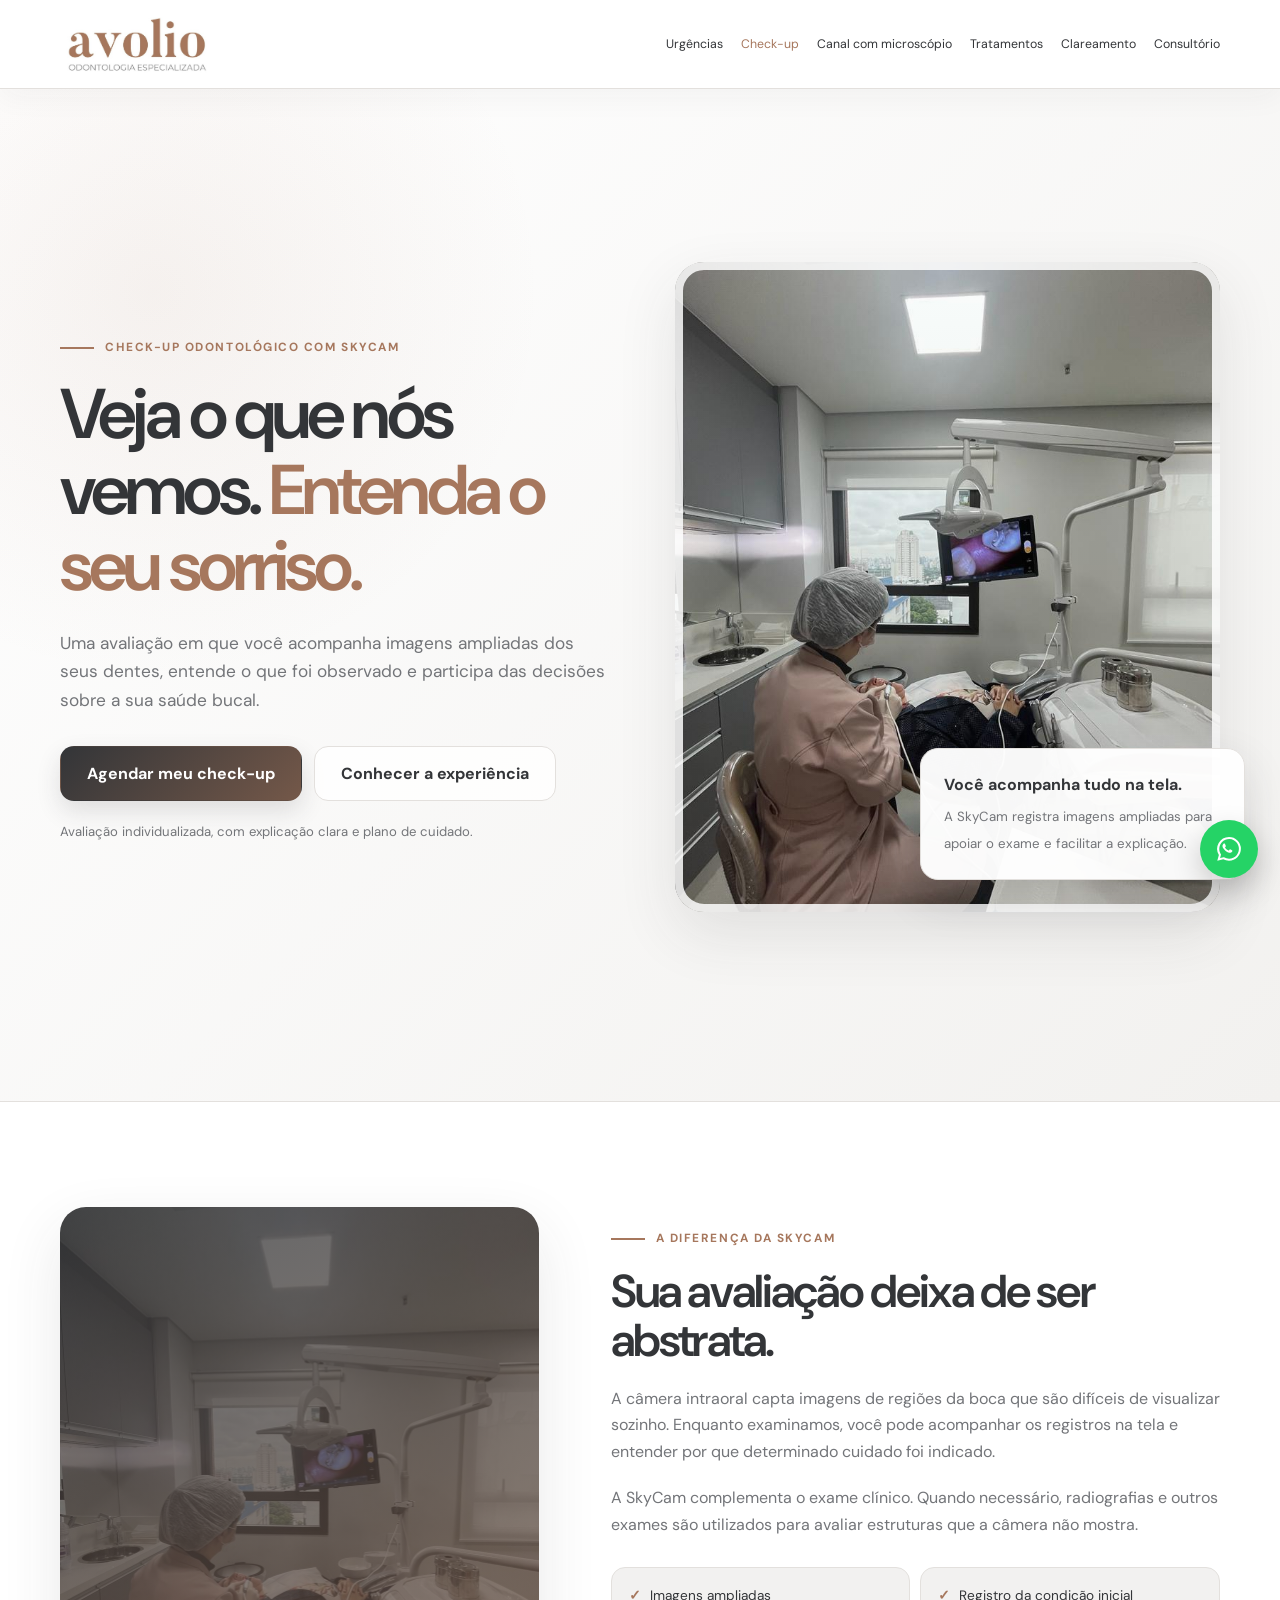
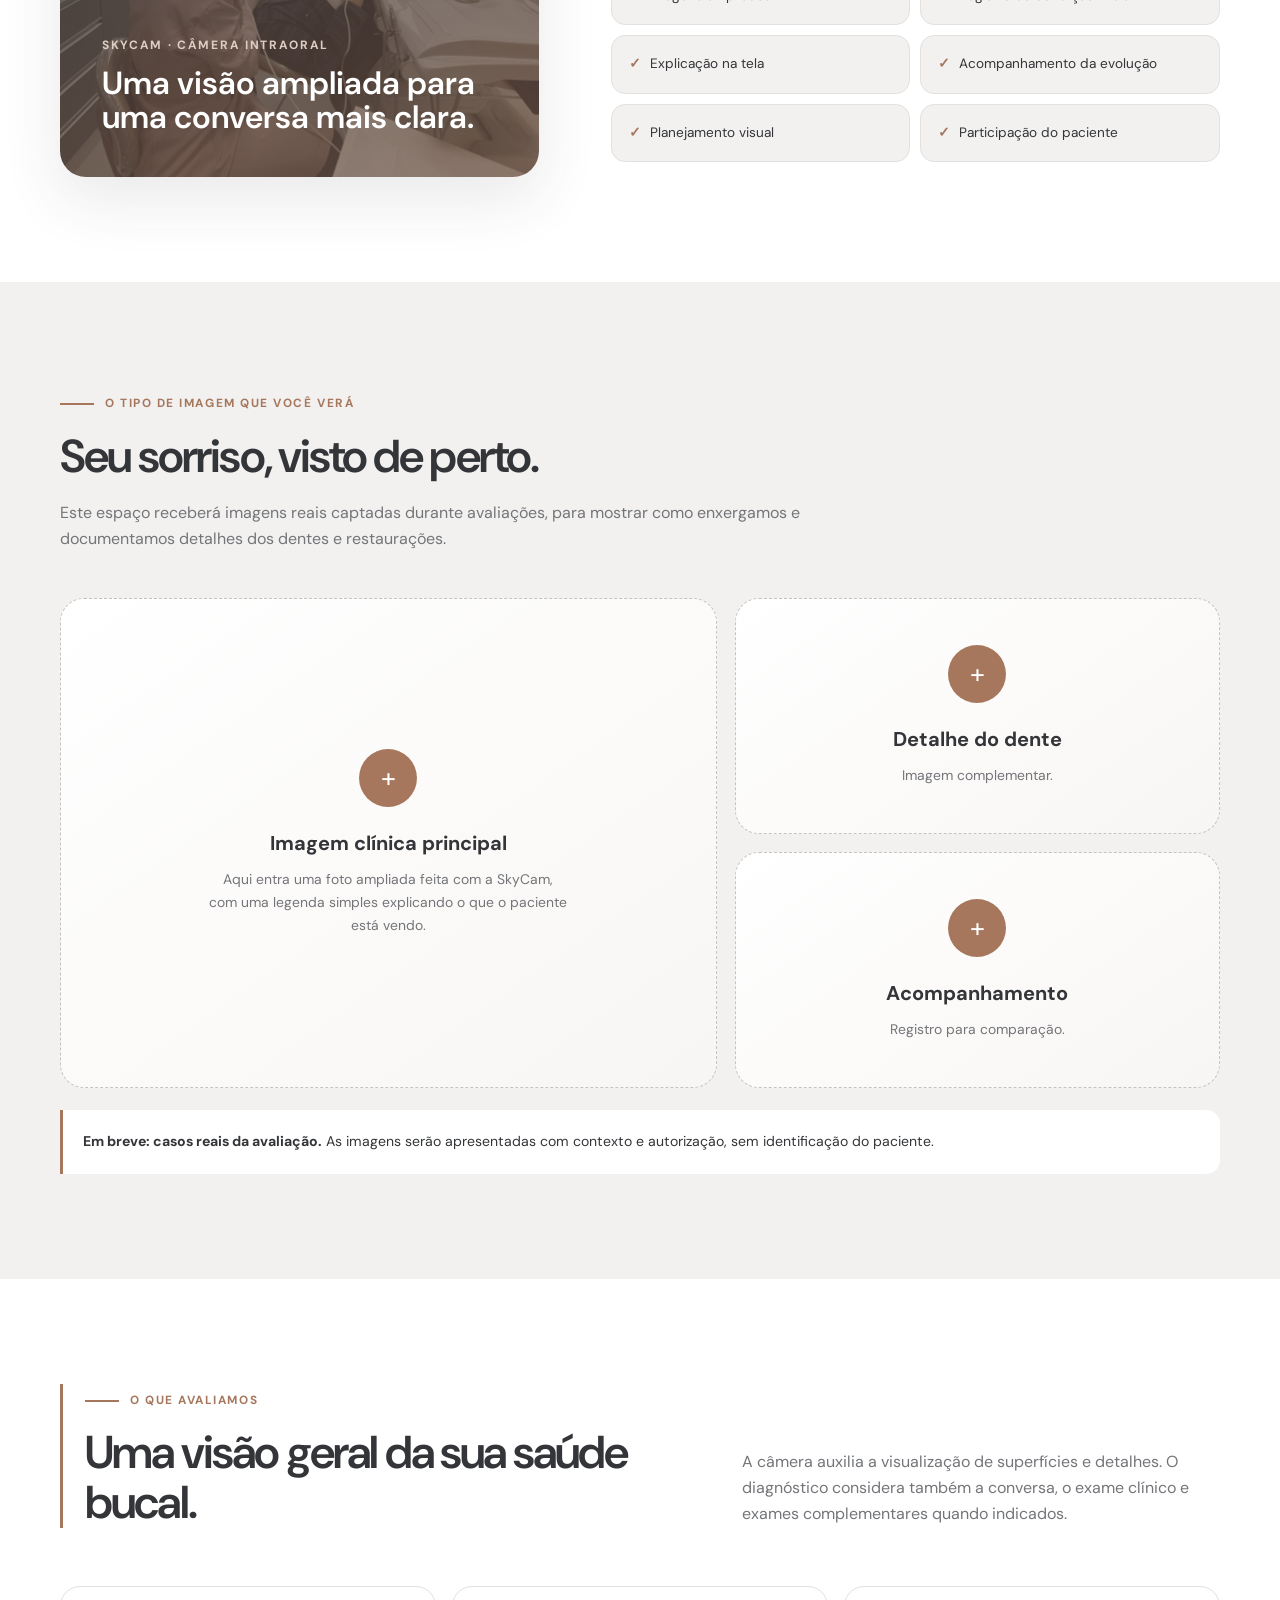
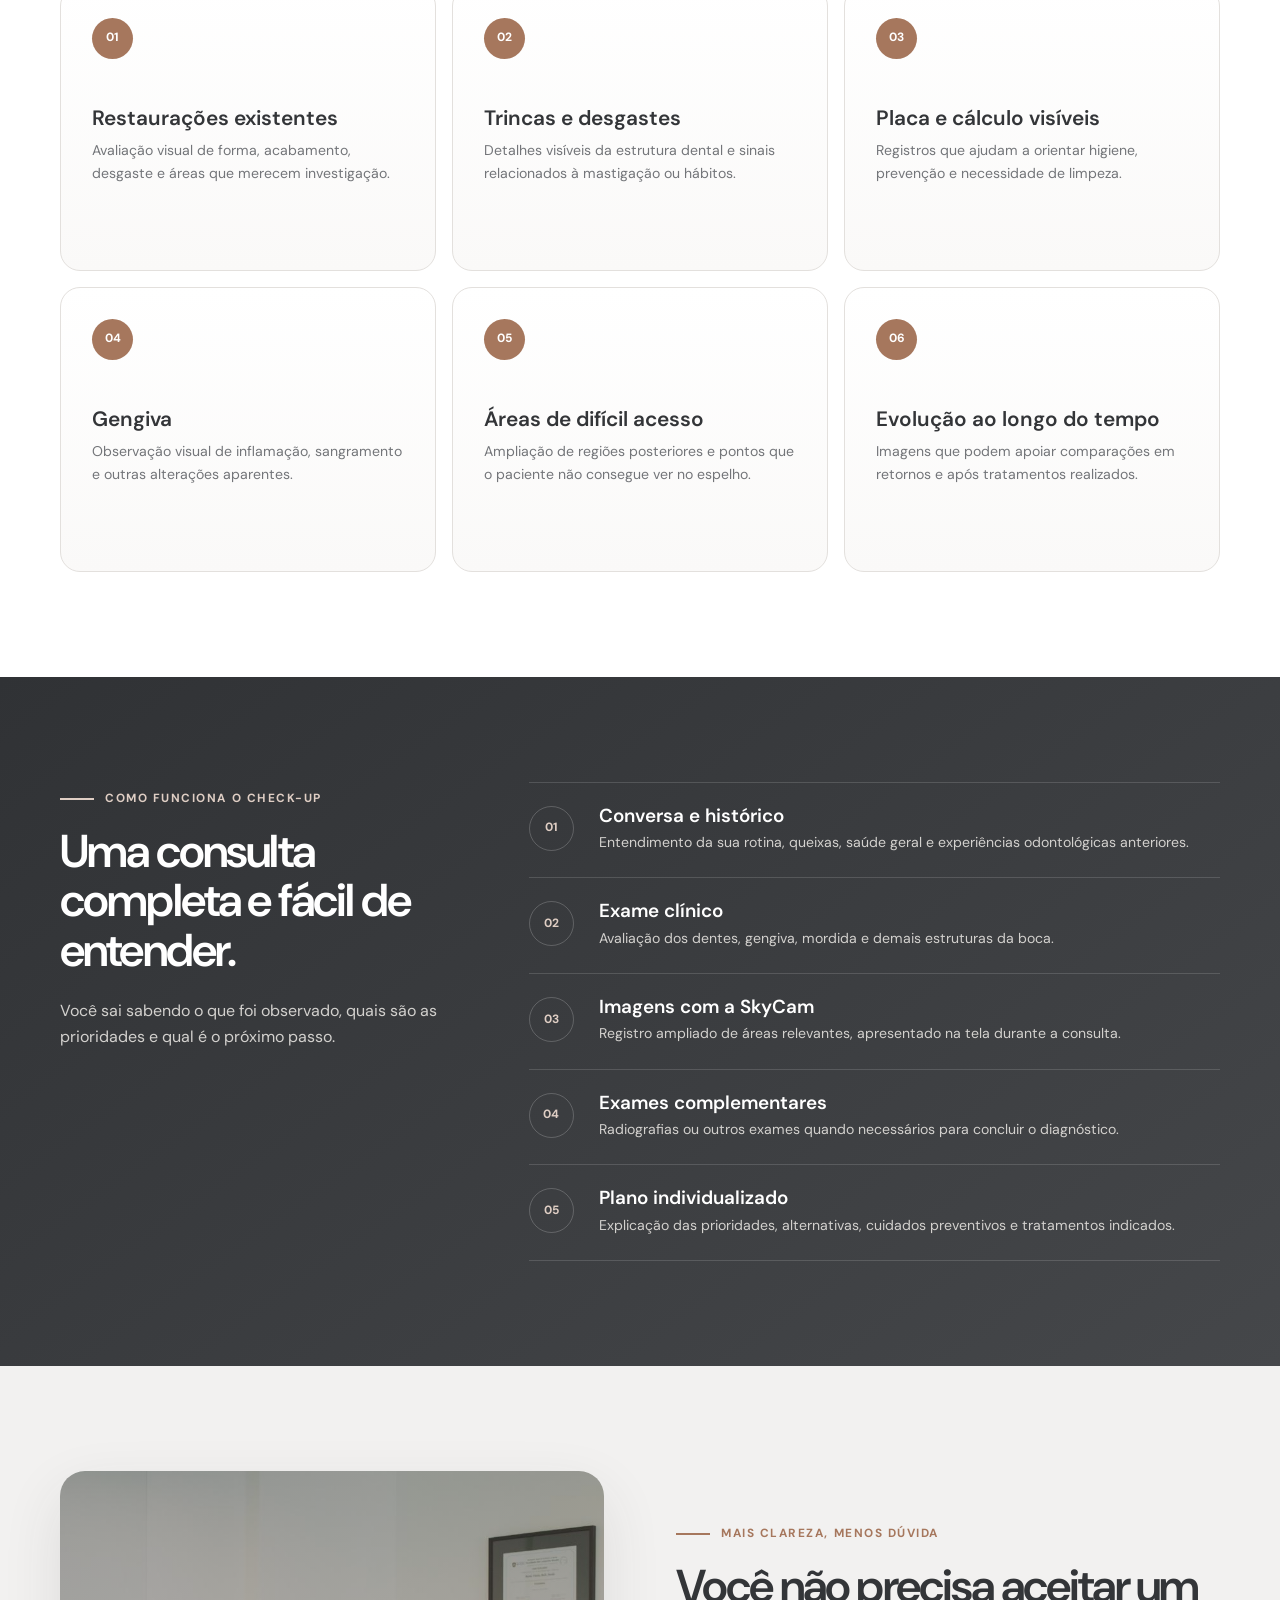
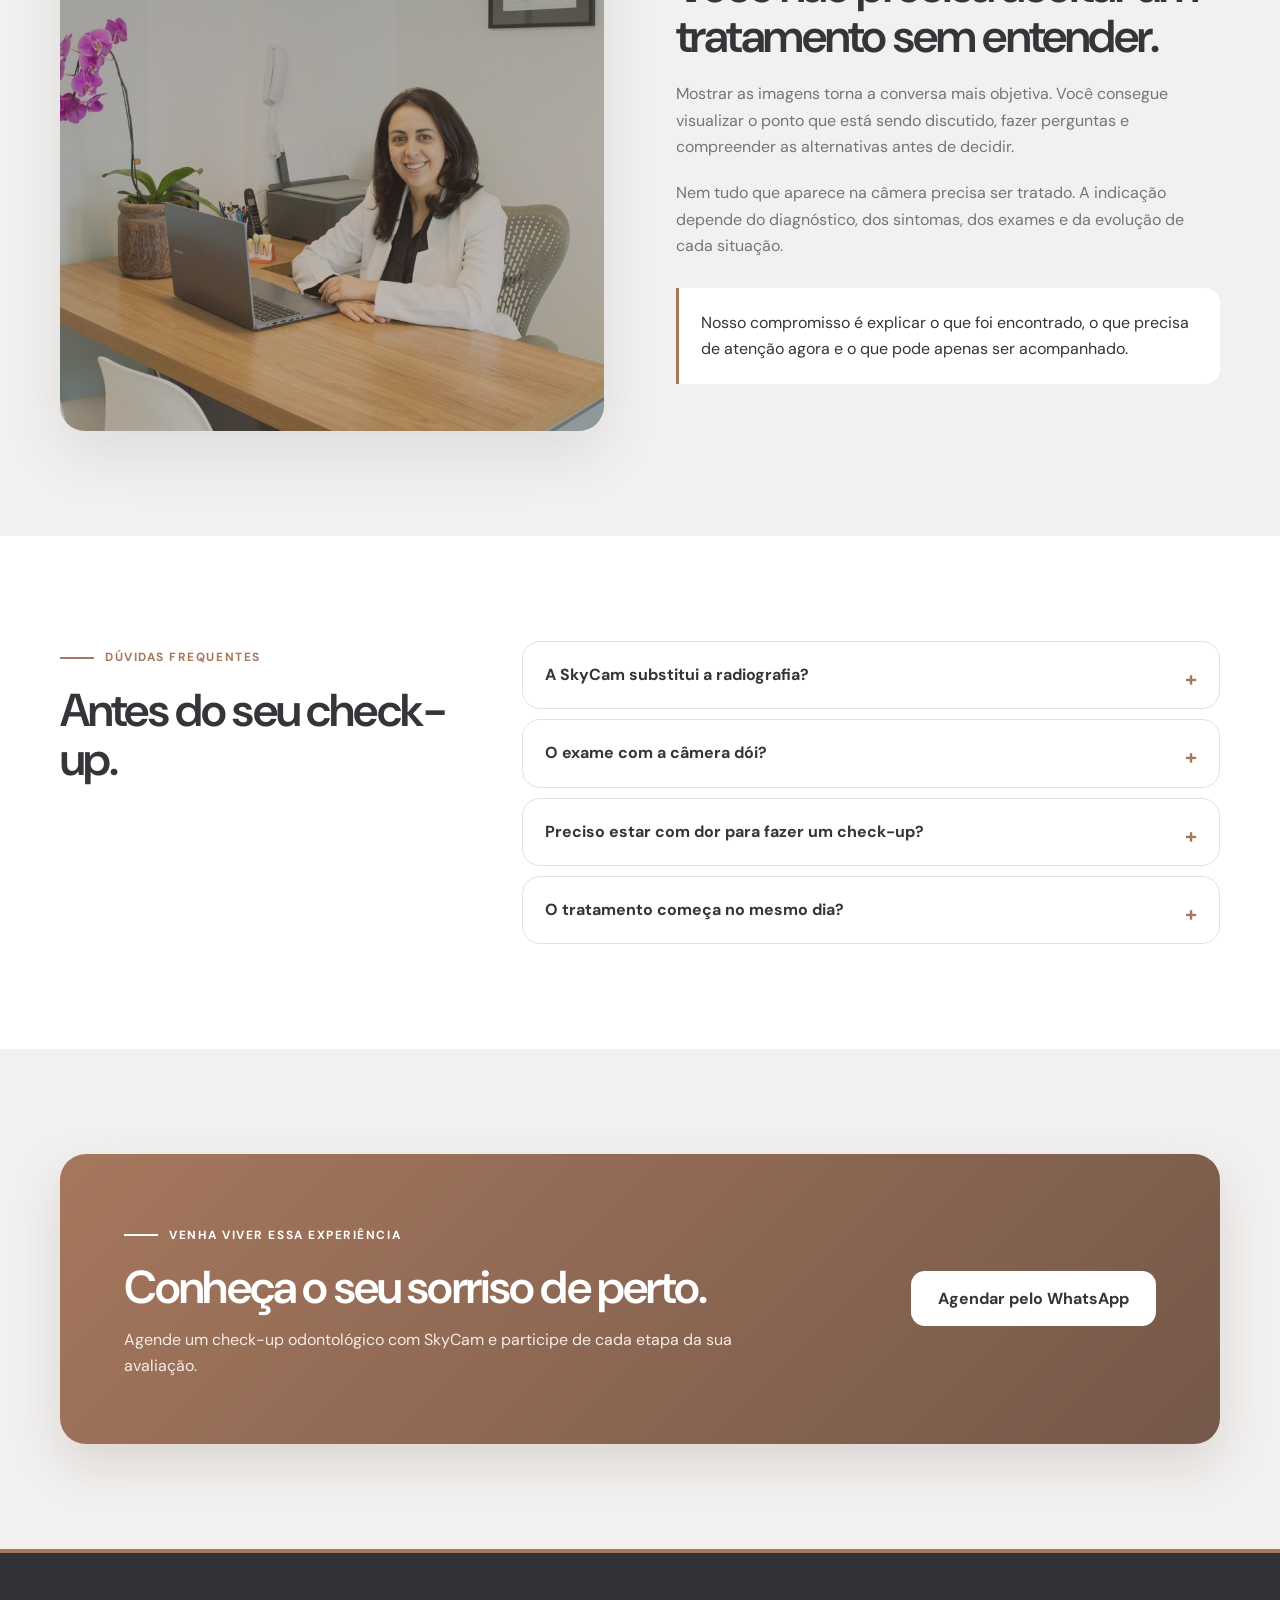
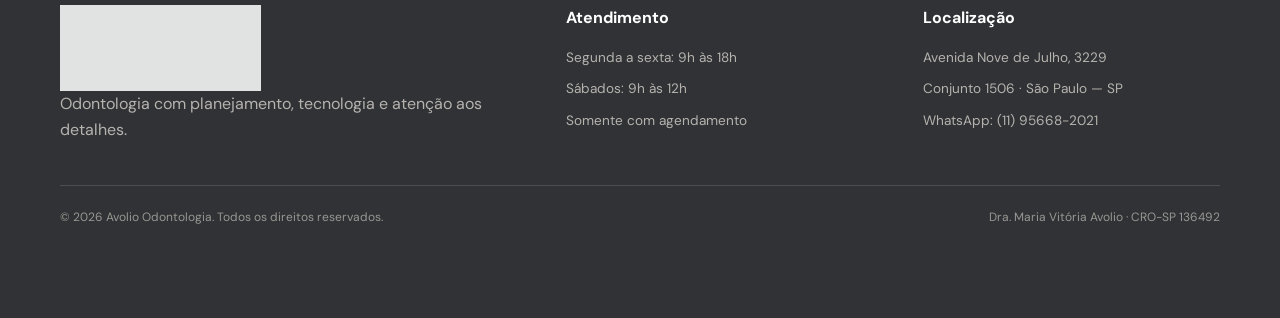
<file: check-up/index.html>
<!DOCTYPE html>
<html lang="pt-BR">
<head>
  <meta charset="UTF-8"><meta name="viewport" content="width=device-width,initial-scale=1">
  <meta name="description" content="Check-up odontológico em São Paulo com câmera intraoral SkyCam, exame clínico, imagens ampliadas e plano de cuidado individualizado.">
  <meta name="theme-color" content="#fafaf9"><meta property="og:type" content="website"><meta property="og:locale" content="pt_BR">
  <meta property="og:title" content="Check-up Odontológico com SkyCam | Avolio Odontologia"><meta property="og:description" content="Veja o que a dentista vê e entenda a sua saúde bucal com imagens ampliadas durante a avaliação.">
  <link rel="canonical" href="https://www.mvendodontia.com.br/check-up/"><title>Check-up Odontológico com SkyCam | Avolio Odontologia</title>
  <link rel="preconnect" href="https://fonts.googleapis.com"><link rel="preconnect" href="https://fonts.gstatic.com" crossorigin><link href="https://fonts.googleapis.com/css2?family=DM+Sans:wght@400;500;600;700&display=swap" rel="stylesheet">
  <style>
    :root{--bg:#fafaf9;--soft:#f2f1f0;--white:#fff;--ink:#333538;--muted:#737579;--bronze:#a6775d;--bronze-dark:#745849;--bronze-light:#dfcec4;--line:#e3e0dd;--dark:#303235;--shadow:0 22px 60px rgba(51,53,56,.11)}
    *{box-sizing:border-box;margin:0;padding:0}html{scroll-behavior:smooth;scroll-padding-top:100px}body{font-family:"DM Sans",sans-serif;color:var(--ink);background:var(--bg);line-height:1.65;-webkit-font-smoothing:antialiased}a{color:inherit;text-decoration:none}p{color:var(--muted)}img{display:block;width:100%}.container{width:min(1160px,calc(100% - 40px));margin-inline:auto}h1,h2,h3{font-weight:600;line-height:1.08}h1{font-size:clamp(2.8rem,5.5vw,5.35rem);letter-spacing:-.055em}h2{font-size:clamp(2rem,3.6vw,3.65rem);letter-spacing:-.04em}h3{font-size:1.3rem}:focus-visible{outline:3px solid rgba(166,119,93,.38);outline-offset:4px}.eyebrow{display:inline-flex;align-items:center;gap:11px;margin-bottom:18px;color:var(--bronze);font-size:.74rem;font-weight:700;letter-spacing:.13em;text-transform:uppercase}.eyebrow:before{content:"";width:34px;height:2px;background:currentColor}.btn{display:inline-flex;align-items:center;justify-content:center;min-height:55px;padding:0 26px;border:1px solid transparent;border-radius:14px;font-weight:700;transition:.25s}.btn:hover{transform:translateY(-2px)}.btn-primary{color:#fff;background:linear-gradient(135deg,var(--ink),var(--bronze-dark));box-shadow:0 10px 24px rgba(51,53,56,.14)}.btn-outline{border-color:var(--line);background:rgba(255,255,255,.82)}.btn-outline:hover{color:var(--bronze);border-color:var(--bronze)}
    header{position:sticky;top:0;z-index:50;border-bottom:1px solid var(--line);background:rgba(255,255,255,.95);backdrop-filter:blur(18px);box-shadow:0 8px 30px rgba(51,53,56,.045)}.nav{height:88px;display:flex;align-items:center;justify-content:space-between;gap:23px}.brand{width:255px;height:66px;background:url("[data-uri]") left center/contain no-repeat}.nav-links{display:flex;align-items:center;gap:18px;list-style:none;font-size:.77rem}.nav-links a:hover,.nav-links a[aria-current="page"]{color:var(--bronze)}
    .hero{min-height:calc(100vh - 88px);display:grid;align-items:center;border-bottom:1px solid var(--line);background:radial-gradient(circle at 12% 20%,rgba(166,119,93,.09),transparent 28%),linear-gradient(135deg,#fff,#f2f1ef)}.hero-grid{display:grid;grid-template-columns:1fr 1fr;gap:70px;align-items:center;padding:68px 0 84px}.hero h1 span{color:var(--bronze)}.hero-copy>p{max-width:620px;margin:25px 0 32px;font-size:1.08rem}.hero-actions{display:flex;flex-wrap:wrap;gap:12px}.hero-note{margin-top:20px;color:var(--muted);font-size:.82rem}.hero-photo{position:relative;min-height:650px;border-radius:29px;background:linear-gradient(rgba(35,35,34,.01),rgba(35,35,34,.13)),url("../camera.jpeg") center/cover no-repeat;box-shadow:var(--shadow);outline:8px solid rgba(255,255,255,.84);outline-offset:-8px}.hero-card{position:absolute;right:-25px;bottom:32px;width:min(325px,82%);padding:23px;border:1px solid var(--line);border-radius:18px;background:rgba(255,255,255,.97);box-shadow:0 18px 45px rgba(51,53,56,.14)}.hero-card strong{display:block;margin-bottom:5px}.hero-card span{color:var(--muted);font-size:.83rem}
    section{padding:105px 0}.section-head{display:grid;grid-template-columns:1fr .78fr;align-items:end;gap:70px;margin-bottom:58px}.section-head>div:first-child{padding-left:22px;border-left:3px solid var(--bronze)}.section-head p{max-width:520px}.experience{background:#fff}.experience-grid{display:grid;grid-template-columns:.88fr 1.12fr;gap:72px;align-items:center}.skycam-panel{min-height:570px;display:flex;flex-direction:column;justify-content:flex-end;padding:42px;border-radius:26px;color:#fff;background:linear-gradient(155deg,rgba(48,50,53,.76),rgba(116,88,73,.69)),url("../7.jpeg") center/cover no-repeat;box-shadow:var(--shadow)}.skycam-panel span{color:var(--bronze-light);font-size:.75rem;font-weight:700;letter-spacing:.14em;text-transform:uppercase}.skycam-panel h3{max-width:430px;margin-top:10px;font-size:2rem}.experience-copy p{margin-top:20px}.feature-list{display:grid;grid-template-columns:1fr 1fr;gap:10px;margin-top:29px}.feature{padding:17px;border:1px solid var(--line);border-radius:14px;background:var(--soft);font-size:.85rem}.feature:before{content:"✓";margin-right:9px;color:var(--bronze);font-weight:700}
    .images{background:var(--soft)}.images-intro{max-width:760px;margin-bottom:46px}.images-intro p{margin-top:18px}.image-stage{display:grid;grid-template-columns:1.15fr .85fr;gap:18px}.image-placeholder{position:relative;min-height:490px;display:flex;flex-direction:column;align-items:center;justify-content:center;padding:36px;border:1px dashed #c9c1bb;border-radius:24px;background:linear-gradient(145deg,#fff,#f8f6f4);text-align:center}.image-placeholder:before{content:"+";width:58px;height:58px;display:grid;place-items:center;margin-bottom:20px;border-radius:50%;color:#fff;background:var(--bronze);font-size:1.7rem}.image-placeholder strong{font-size:1.25rem}.image-placeholder p{max-width:360px;margin-top:8px;font-size:.87rem}.image-placeholder.small{min-height:235px}.image-stack{display:grid;gap:18px}.caption{margin-top:22px;padding:20px;border-left:3px solid var(--bronze);border-radius:0 14px 14px 0;background:#fff;color:var(--ink);font-size:.88rem}
    .findings{background:#fff}.finding-grid{display:grid;grid-template-columns:repeat(3,1fr);gap:16px}.finding-card{min-height:285px;padding:31px;border:1px solid var(--line);border-radius:20px;background:linear-gradient(180deg,#fff,#faf9f8);transition:.25s}.finding-card:hover{transform:translateY(-4px);box-shadow:var(--shadow)}.finding-card span{display:grid;place-items:center;width:41px;height:41px;margin-bottom:48px;border-radius:50%;color:#fff;background:var(--bronze);font-size:.75rem;font-weight:700}.finding-card h3{margin-bottom:10px}.finding-card p{font-size:.88rem}
    .journey{color:#fff;background:linear-gradient(145deg,#303235,#45474a)}.journey p{color:#d3d1ce}.journey .eyebrow{color:var(--bronze-light)}.journey-grid{display:grid;grid-template-columns:.72fr 1.28fr;gap:80px}.steps{counter-reset:step}.step{display:grid;grid-template-columns:52px 1fr;gap:18px;padding:23px 0;border-top:1px solid rgba(255,255,255,.14)}.step:last-child{border-bottom:1px solid rgba(255,255,255,.14)}.step:before{counter-increment:step;content:counter(step,decimal-leading-zero);width:43px;height:43px;display:grid;place-items:center;border:1px solid rgba(255,255,255,.2);border-radius:50%;color:var(--bronze-light);font-size:.75rem;font-weight:700}.step h3{margin-bottom:5px;font-size:1.18rem}.step p{font-size:.88rem}
    .clarity{background:var(--soft)}.clarity-grid{display:grid;grid-template-columns:1fr 1fr;gap:72px;align-items:center}.clarity-photo{min-height:560px;border-radius:25px;background:linear-gradient(155deg,rgba(48,50,53,.46),rgba(116,88,73,.35)),url("../1.jpeg") center/cover no-repeat;box-shadow:var(--shadow)}.clarity-copy p{margin-top:20px}.clarity-box{margin-top:28px;padding:22px;border-left:3px solid var(--bronze);border-radius:0 15px 15px 0;background:#fff;color:var(--ink)}
    .faq{background:#fff}.faq-grid{display:grid;grid-template-columns:.72fr 1.28fr;gap:70px}.faq-list{display:grid;gap:10px}.faq-item{border:1px solid var(--line);border-radius:18px;background:#fff;overflow:hidden}.faq-item summary{padding:20px 22px;cursor:pointer;font-weight:700;list-style:none}.faq-item summary:after{content:"+";float:right;color:var(--bronze);font-size:1.3rem}.faq-item[open] summary:after{content:"–"}.faq-answer{padding:0 22px 22px;color:var(--muted);font-size:.92rem}.cta{background:var(--soft)}.cta-box{display:grid;grid-template-columns:1fr auto;align-items:center;gap:60px;padding:64px;border-radius:26px;color:#fff;background:linear-gradient(135deg,var(--bronze),var(--bronze-dark));box-shadow:0 20px 48px rgba(116,88,73,.18)}.cta-box p{max-width:680px;margin-top:14px;color:#f4ece7}.cta-box .btn{color:var(--ink);background:#fff}
    footer{padding:52px 0 90px;border-top:4px solid var(--bronze);color:#d9d7d3;background:#303235}.footer-grid{display:grid;grid-template-columns:1.2fr .8fr .8fr;gap:60px}.footer-logo{width:245px;height:86px;background:url("[data-uri]") left center/contain no-repeat;filter:brightness(0) invert(1);opacity:.86}.footer-grid h4{margin-bottom:16px;color:#fff}.footer-grid ul{display:grid;gap:9px;list-style:none;font-size:.85rem}.footer-grid p,.footer-grid li{color:#b6b3af}.legal{display:flex;justify-content:space-between;gap:20px;margin-top:42px;padding-top:22px;border-top:1px solid rgba(255,255,255,.13);color:#999793;font-size:.75rem}.whatsapp{position:fixed;right:22px;bottom:22px;z-index:45;width:58px;height:58px;display:grid;place-items:center;border-radius:50%;color:#fff;background:#25d366;box-shadow:0 12px 30px rgba(0,0,0,.2)}.whatsapp svg{width:30px;fill:currentColor}
    @media(max-width:980px){.nav-links li:not(:last-child){display:none}.hero-grid,.section-head,.experience-grid,.journey-grid,.clarity-grid,.faq-grid{grid-template-columns:1fr}.hero-grid{gap:50px}.hero-photo{min-height:570px}.hero-card{right:22px}.image-stage{grid-template-columns:1fr}.image-stack{grid-template-columns:1fr 1fr}.finding-grid{grid-template-columns:1fr 1fr}.footer-grid{grid-template-columns:1fr 1fr}.footer-grid>div:first-child{grid-column:1/-1}.cta-box{grid-template-columns:1fr}}
    @media(max-width:620px){.container{width:min(100% - 28px,1160px)}section{padding:78px 0}.brand{width:175px;height:52px}.nav{height:76px}.nav-links{font-size:.78rem}.hero{min-height:auto}.hero-grid{padding:55px 0 70px}.hero-photo{min-height:500px}.hero-actions{display:grid}.hero-actions .btn{width:100%}.hero-card{right:16px;left:16px;bottom:16px;width:auto}.feature-list,.image-stack,.finding-grid{grid-template-columns:1fr}.image-placeholder{min-height:390px}.image-placeholder.small{min-height:250px}.skycam-panel,.clarity-photo{min-height:450px}.finding-card{min-height:auto}.finding-card span{margin-bottom:30px}.cta-box{padding:38px 26px}.footer-grid{grid-template-columns:1fr}.footer-grid>div:first-child{grid-column:auto}.legal{flex-direction:column}.whatsapp{right:15px;bottom:15px}}
  </style>
</head>
<body>
  <header><nav class="container nav" aria-label="Navegação principal"><a class="brand" href="../" aria-label="Voltar para Avolio Odontologia"></a><ul class="nav-links"><li><a href="../urgencia/">Urgências</a></li><li><a href="./" aria-current="page">Check-up</a></li><li><a href="../endodontia/">Canal com microscópio</a></li><li><a href="../tratamentos/">Tratamentos</a></li><li><a href="../clareamento/">Clareamento</a></li><li><a href="../consultorio/">Consultório</a></li></ul></nav></header>
  <main>
    <section class="hero"><div class="container hero-grid"><div class="hero-copy"><span class="eyebrow">Check-up odontológico com SkyCam</span><h1>Veja o que nós vemos. <span>Entenda o seu sorriso.</span></h1><p>Uma avaliação em que você acompanha imagens ampliadas dos seus dentes, entende o que foi observado e participa das decisões sobre a sua saúde bucal.</p><div class="hero-actions"><a class="btn btn-primary" href="https://wa.me/5511956682021?text=Ol%C3%A1%21%20Gostaria%20de%20agendar%20um%20check-up%20odontol%C3%B3gico%20com%20SkyCam." target="_blank" rel="noopener noreferrer">Agendar meu check-up</a><a class="btn btn-outline" href="#experiencia">Conhecer a experiência</a></div><div class="hero-note">Avaliação individualizada, com explicação clara e plano de cuidado.</div></div><div class="hero-photo" role="img" aria-label="Avaliação odontológica com imagens exibidas na tela"><div class="hero-card"><strong>Você acompanha tudo na tela.</strong><span>A SkyCam registra imagens ampliadas para apoiar o exame e facilitar a explicação.</span></div></div></div></section>
    <section class="experience" id="experiencia"><div class="container experience-grid"><div class="skycam-panel"><span>SkyCam · câmera intraoral</span><h3>Uma visão ampliada para uma conversa mais clara.</h3></div><div class="experience-copy"><span class="eyebrow">A diferença da SkyCam</span><h2>Sua avaliação deixa de ser abstrata.</h2><p>A câmera intraoral capta imagens de regiões da boca que são difíceis de visualizar sozinho. Enquanto examinamos, você pode acompanhar os registros na tela e entender por que determinado cuidado foi indicado.</p><p>A SkyCam complementa o exame clínico. Quando necessário, radiografias e outros exames são utilizados para avaliar estruturas que a câmera não mostra.</p><div class="feature-list"><div class="feature">Imagens ampliadas</div><div class="feature">Registro da condição inicial</div><div class="feature">Explicação na tela</div><div class="feature">Acompanhamento da evolução</div><div class="feature">Planejamento visual</div><div class="feature">Participação do paciente</div></div></div></div></section>
    <section class="images" id="imagens"><div class="container"><div class="images-intro"><span class="eyebrow">O tipo de imagem que você verá</span><h2>Seu sorriso, visto de perto.</h2><p>Este espaço receberá imagens reais captadas durante avaliações, para mostrar como enxergamos e documentamos detalhes dos dentes e restaurações.</p></div><div class="image-stage"><div class="image-placeholder"><strong>Imagem clínica principal</strong><p>Aqui entra uma foto ampliada feita com a SkyCam, com uma legenda simples explicando o que o paciente está vendo.</p></div><div class="image-stack"><div class="image-placeholder small"><strong>Detalhe do dente</strong><p>Imagem complementar.</p></div><div class="image-placeholder small"><strong>Acompanhamento</strong><p>Registro para comparação.</p></div></div></div><div class="caption"><strong>Em breve: casos reais da avaliação.</strong> As imagens serão apresentadas com contexto e autorização, sem identificação do paciente.</div></div></section>
    <section class="findings"><div class="container"><div class="section-head"><div><span class="eyebrow">O que avaliamos</span><h2>Uma visão geral da sua saúde bucal.</h2></div><p>A câmera auxilia a visualização de superfícies e detalhes. O diagnóstico considera também a conversa, o exame clínico e exames complementares quando indicados.</p></div><div class="finding-grid"><article class="finding-card"><span>01</span><h3>Restaurações existentes</h3><p>Avaliação visual de forma, acabamento, desgaste e áreas que merecem investigação.</p></article><article class="finding-card"><span>02</span><h3>Trincas e desgastes</h3><p>Detalhes visíveis da estrutura dental e sinais relacionados à mastigação ou hábitos.</p></article><article class="finding-card"><span>03</span><h3>Placa e cálculo visíveis</h3><p>Registros que ajudam a orientar higiene, prevenção e necessidade de limpeza.</p></article><article class="finding-card"><span>04</span><h3>Gengiva</h3><p>Observação visual de inflamação, sangramento e outras alterações aparentes.</p></article><article class="finding-card"><span>05</span><h3>Áreas de difícil acesso</h3><p>Ampliação de regiões posteriores e pontos que o paciente não consegue ver no espelho.</p></article><article class="finding-card"><span>06</span><h3>Evolução ao longo do tempo</h3><p>Imagens que podem apoiar comparações em retornos e após tratamentos realizados.</p></article></div></div></section>
    <section class="journey"><div class="container journey-grid"><div><span class="eyebrow">Como funciona o check-up</span><h2>Uma consulta completa e fácil de entender.</h2><p style="margin-top:22px">Você sai sabendo o que foi observado, quais são as prioridades e qual é o próximo passo.</p></div><div class="steps"><article class="step"><div><h3>Conversa e histórico</h3><p>Entendimento da sua rotina, queixas, saúde geral e experiências odontológicas anteriores.</p></div></article><article class="step"><div><h3>Exame clínico</h3><p>Avaliação dos dentes, gengiva, mordida e demais estruturas da boca.</p></div></article><article class="step"><div><h3>Imagens com a SkyCam</h3><p>Registro ampliado de áreas relevantes, apresentado na tela durante a consulta.</p></div></article><article class="step"><div><h3>Exames complementares</h3><p>Radiografias ou outros exames quando necessários para concluir o diagnóstico.</p></div></article><article class="step"><div><h3>Plano individualizado</h3><p>Explicação das prioridades, alternativas, cuidados preventivos e tratamentos indicados.</p></div></article></div></div></section>
    <section class="clarity"><div class="container clarity-grid"><div class="clarity-photo" role="img" aria-label="Dra. Maria Vitória explicando o planejamento ao paciente"></div><div class="clarity-copy"><span class="eyebrow">Mais clareza, menos dúvida</span><h2>Você não precisa aceitar um tratamento sem entender.</h2><p>Mostrar as imagens torna a conversa mais objetiva. Você consegue visualizar o ponto que está sendo discutido, fazer perguntas e compreender as alternativas antes de decidir.</p><p>Nem tudo que aparece na câmera precisa ser tratado. A indicação depende do diagnóstico, dos sintomas, dos exames e da evolução de cada situação.</p><div class="clarity-box">Nosso compromisso é explicar o que foi encontrado, o que precisa de atenção agora e o que pode apenas ser acompanhado.</div></div></div></section>
    <section class="faq"><div class="container faq-grid"><div><span class="eyebrow">Dúvidas frequentes</span><h2>Antes do seu check-up.</h2></div><div class="faq-list"><details class="faq-item"><summary>A SkyCam substitui a radiografia?</summary><div class="faq-answer">Não. A câmera mostra superfícies e detalhes visíveis. A radiografia permite avaliar estruturas internas e pode ser necessária para complementar o diagnóstico.</div></details><details class="faq-item"><summary>O exame com a câmera dói?</summary><div class="faq-answer">A câmera é posicionada delicadamente em diferentes regiões da boca para captar imagens. O procedimento costuma ser rápido e não invasivo.</div></details><details class="faq-item"><summary>Preciso estar com dor para fazer um check-up?</summary><div class="faq-answer">Não. A avaliação preventiva é indicada justamente para acompanhar a saúde bucal e identificar necessidades antes que provoquem sintomas.</div></details><details class="faq-item"><summary>O tratamento começa no mesmo dia?</summary><div class="faq-answer">Quando há indicação, disponibilidade e concordância do paciente, alguns cuidados podem ser iniciados na mesma consulta. Casos que exigem planejamento são agendados para outra sessão.</div></details></div></div></section>
    <section class="cta"><div class="container"><div class="cta-box"><div><span class="eyebrow" style="color:#fff">Venha viver essa experiência</span><h2>Conheça o seu sorriso de perto.</h2><p>Agende um check-up odontológico com SkyCam e participe de cada etapa da sua avaliação.</p></div><a class="btn" href="https://wa.me/5511956682021?text=Ol%C3%A1%21%20Gostaria%20de%20agendar%20um%20check-up%20odontol%C3%B3gico%20com%20SkyCam." target="_blank" rel="noopener noreferrer">Agendar pelo WhatsApp</a></div></div></section>
  </main>
  <footer><div class="container"><div class="footer-grid"><div><div class="footer-logo" aria-label="Avolio Odontologia Especializada"></div><p>Odontologia com planejamento, tecnologia e atenção aos detalhes.</p></div><div><h4>Atendimento</h4><ul><li>Segunda a sexta: 9h às 18h</li><li>Sábados: 9h às 12h</li><li>Somente com agendamento</li></ul></div><div><h4>Localização</h4><ul><li>Avenida Nove de Julho, 3229</li><li>Conjunto 1506 · São Paulo — SP</li><li>WhatsApp: (11) 95668-2021</li></ul></div></div><div class="legal"><span>© 2026 Avolio Odontologia. Todos os direitos reservados.</span><span>Dra. Maria Vitória Avolio · CRO-SP 136492</span></div></div></footer>
  <a class="whatsapp" href="https://wa.me/5511956682021?text=Ol%C3%A1%21%20Gostaria%20de%20agendar%20um%20check-up%20odontol%C3%B3gico%20com%20SkyCam." target="_blank" rel="noopener noreferrer" aria-label="Agendar check-up pelo WhatsApp"><svg viewBox="0 0 32 32" aria-hidden="true"><path d="M19.11 17.21c-.26-.13-1.54-.76-1.78-.85-.24-.09-.41-.13-.59.13-.17.26-.67.85-.83 1.02-.15.17-.3.2-.56.07-.26-.13-1.09-.4-2.08-1.28-.77-.69-1.29-1.54-1.44-1.8-.15-.26-.02-.4.11-.53.12-.12.26-.3.39-.46.13-.15.17-.26.26-.43.09-.17.04-.33-.02-.46-.07-.13-.59-1.41-.8-1.93-.21-.51-.43-.44-.59-.45h-.5c-.17 0-.46.07-.7.33-.24.26-.91.89-.91 2.17s.93 2.52 1.06 2.69c.13.17 1.83 2.79 4.43 3.91.62.27 1.1.43 1.48.55.62.2 1.18.17 1.63.1.5-.07 1.54-.63 1.76-1.24.22-.61.22-1.13.15-1.24-.06-.11-.24-.17-.5-.3z"/><path d="M16.03 3.2A12.65 12.65 0 0 0 5.2 22.39L3.5 28.6l6.36-1.67a12.62 12.62 0 0 0 6.16 1.57h.01A12.65 12.65 0 0 0 16.03 3.2zm0 23.16h-.01a10.49 10.49 0 0 1-5.35-1.47l-.38-.22-3.77.99 1.01-3.68-.24-.38a10.5 10.5 0 1 1 8.74 4.76z"/></svg></a>
</body>
</html>
</file>
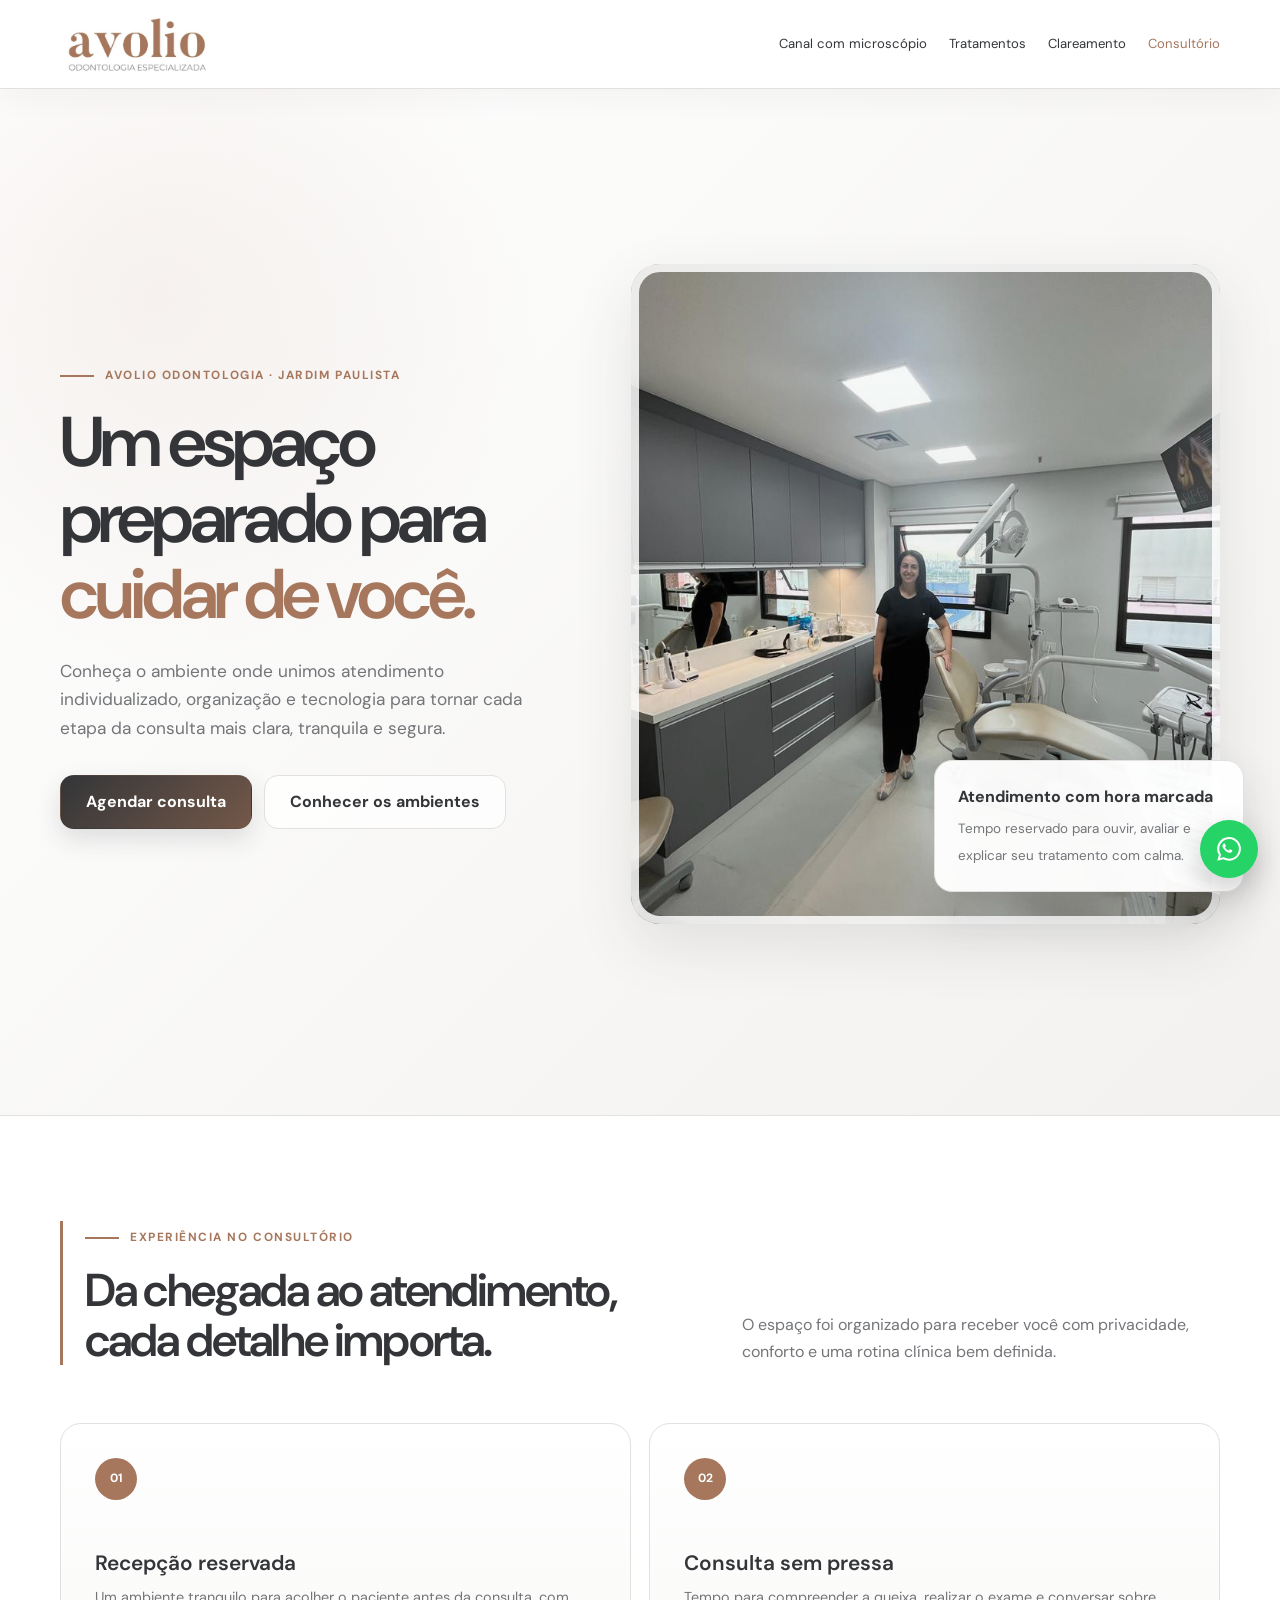
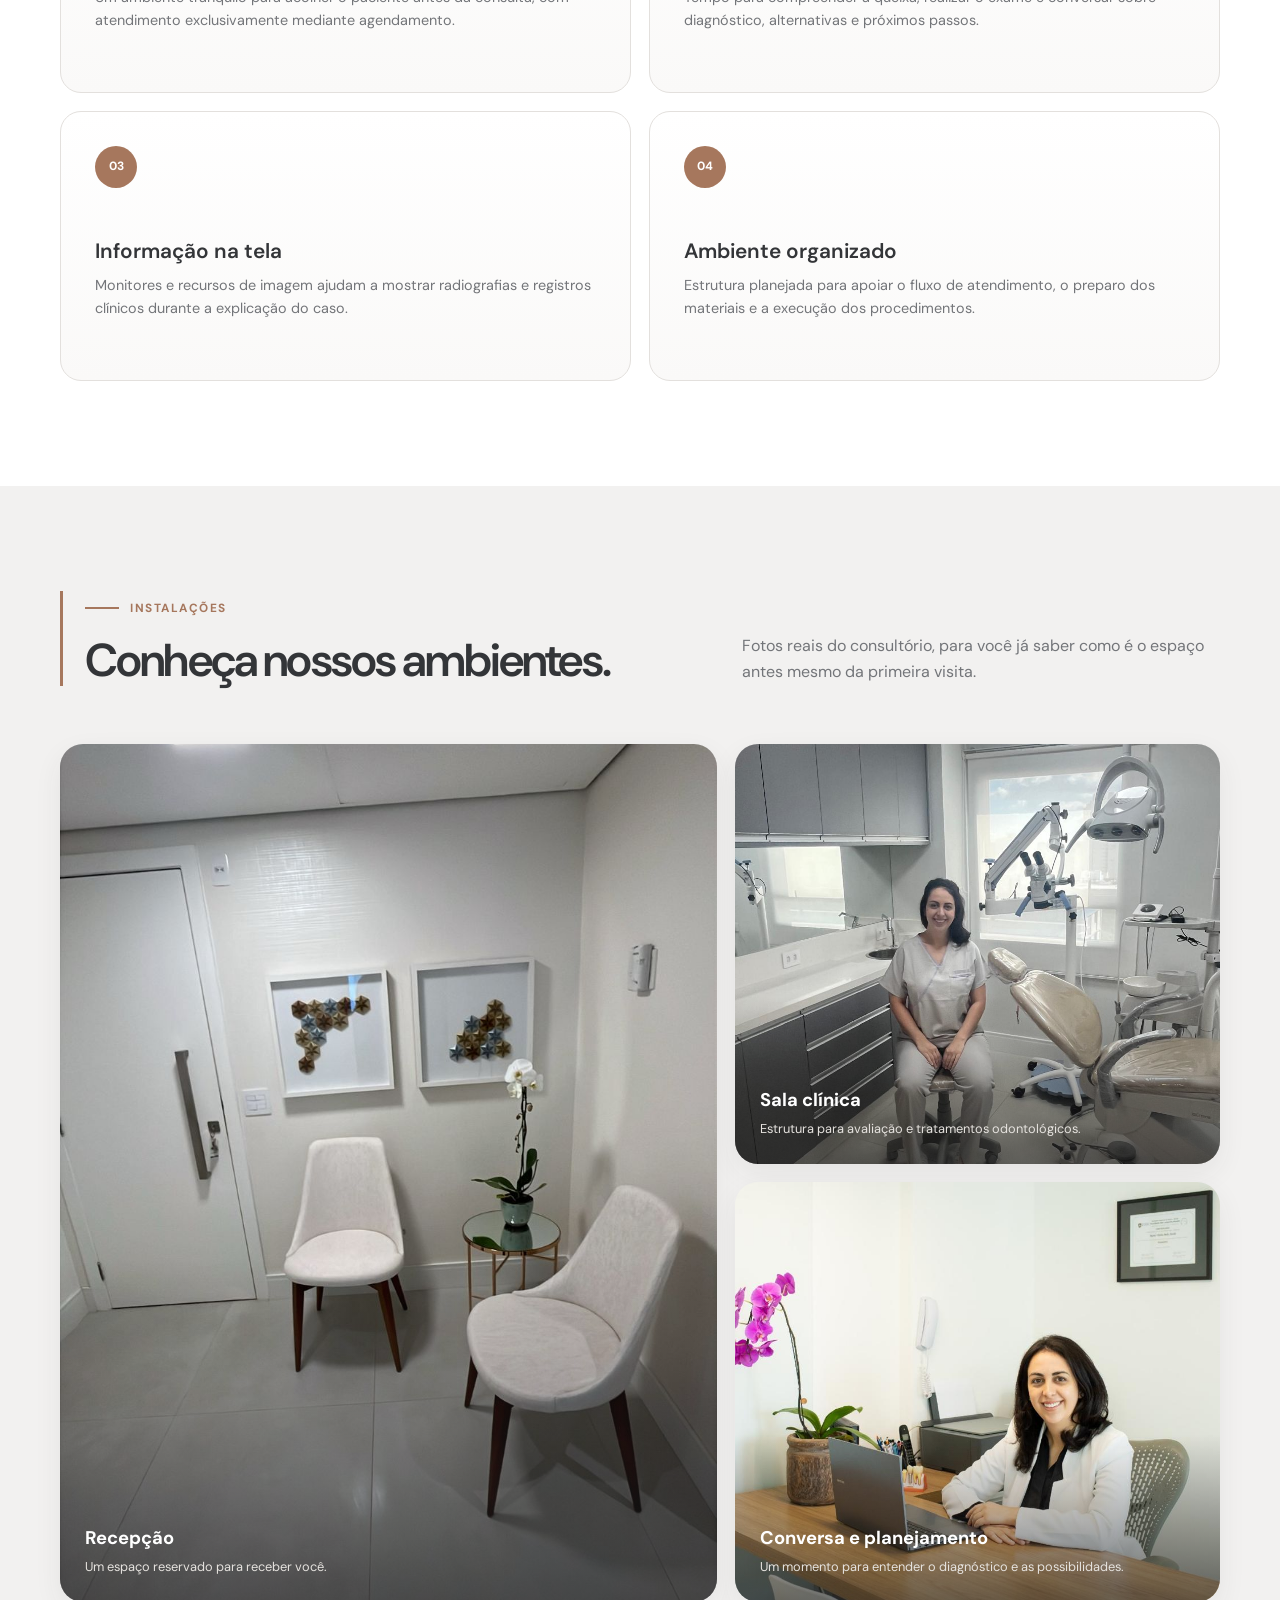
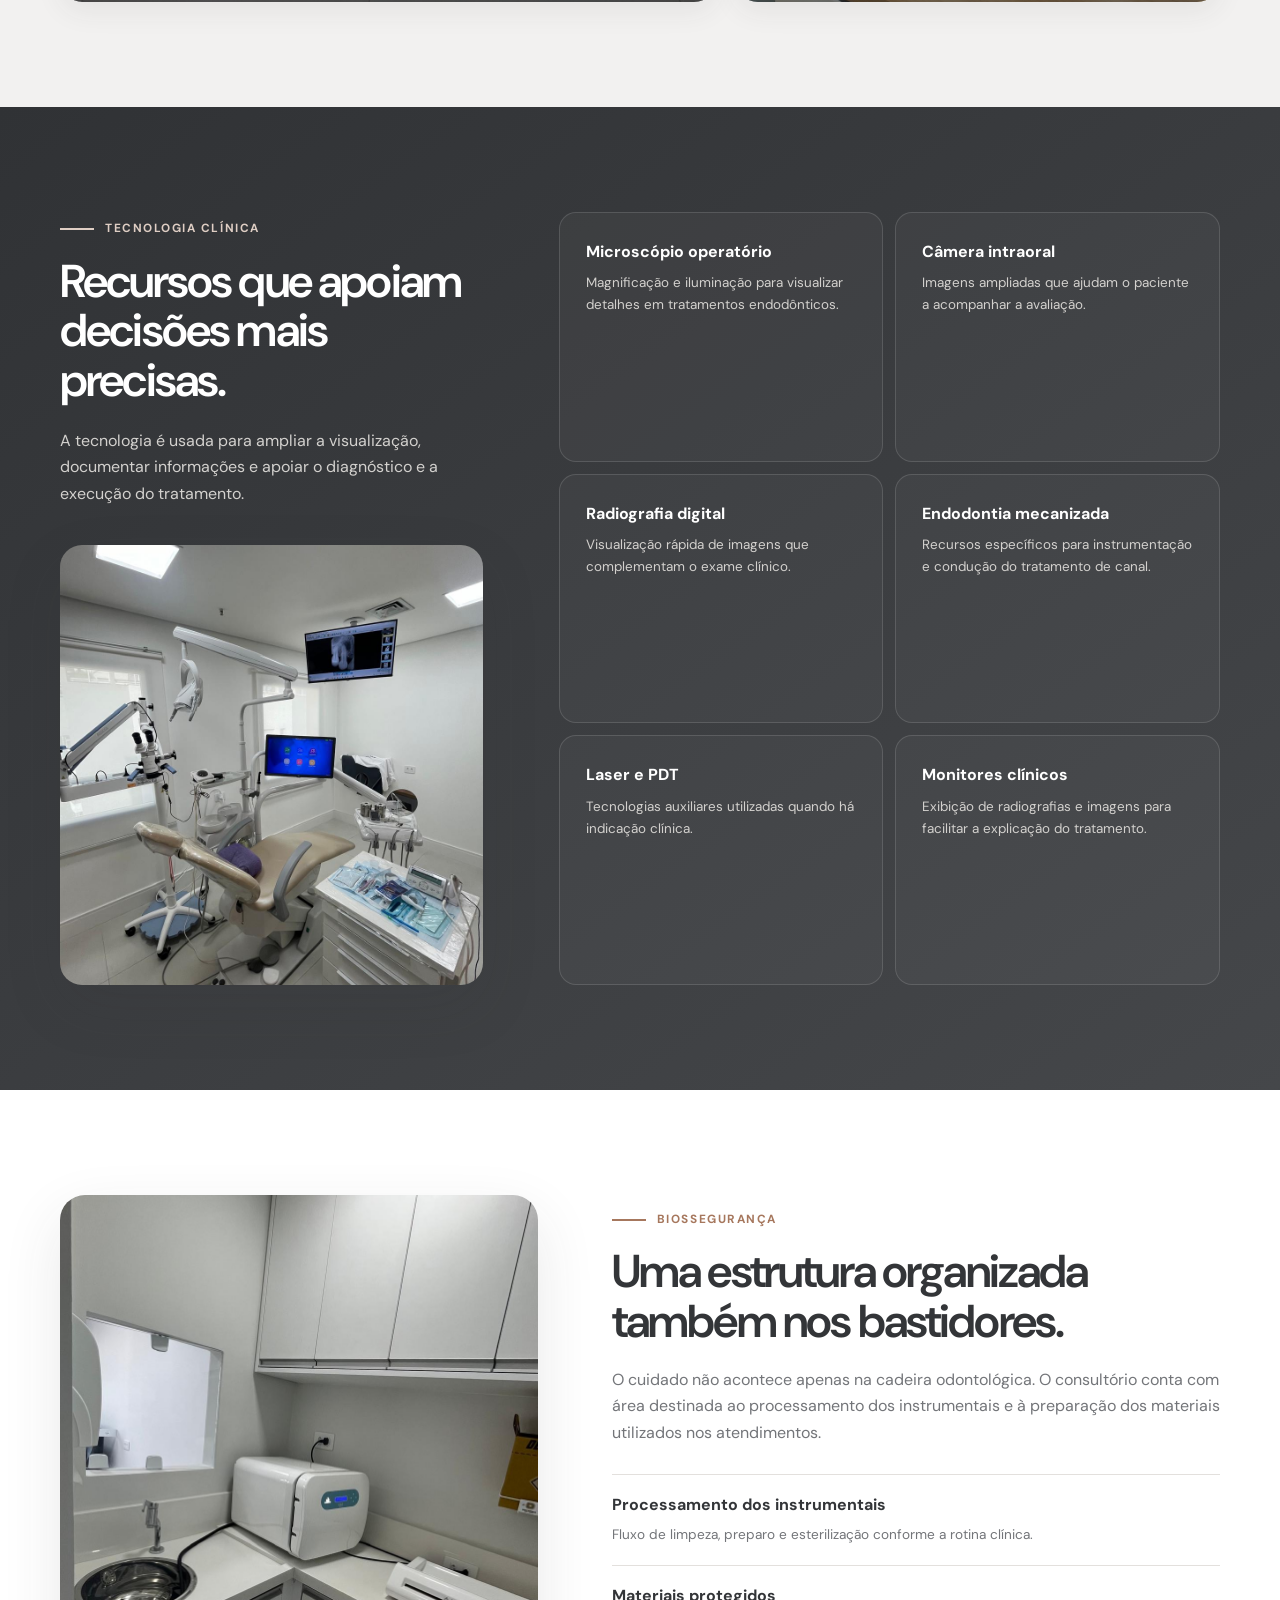
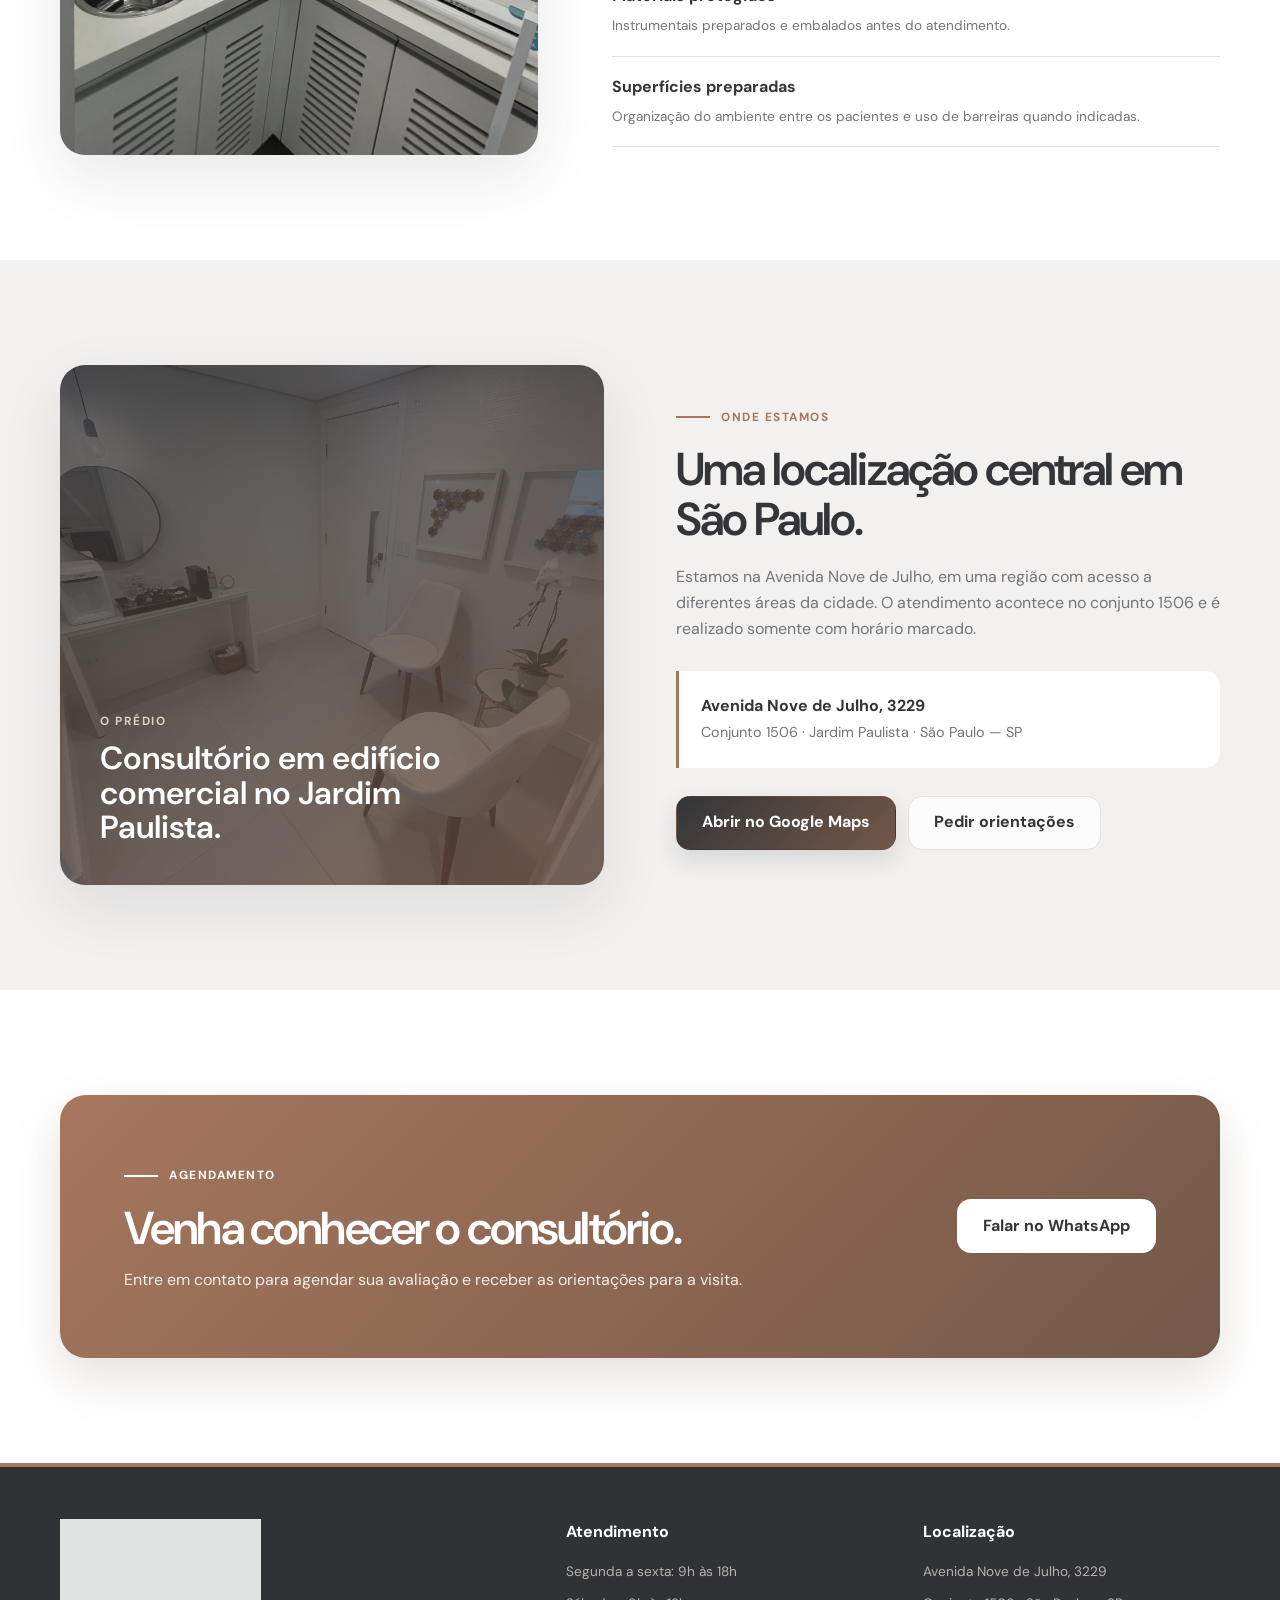
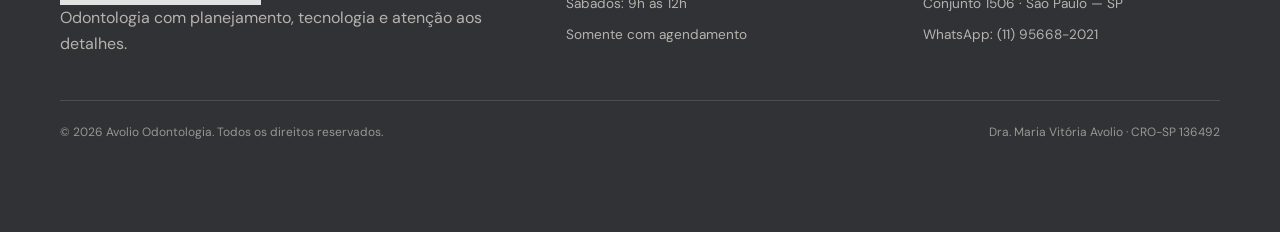
<file: consultorio/index.html>
<!DOCTYPE html>
<html lang="pt-BR">
<head>
  <meta charset="UTF-8">
  <meta name="viewport" content="width=device-width,initial-scale=1">
  <meta name="description" content="Conheça o consultório da Avolio Odontologia no Jardim Paulista, em São Paulo: instalações, tecnologia, esterilização e localização.">
  <meta name="theme-color" content="#fafaf9">
  <meta property="og:type" content="website"><meta property="og:locale" content="pt_BR">
  <meta property="og:title" content="O Consultório | Avolio Odontologia">
  <meta property="og:description" content="Um espaço preparado para oferecer atendimento odontológico com conforto, organização e tecnologia.">
  <link rel="canonical" href="https://www.mvendodontia.com.br/consultorio/">
  <title>O Consultório | Avolio Odontologia</title>
  <link rel="preconnect" href="https://fonts.googleapis.com"><link rel="preconnect" href="https://fonts.gstatic.com" crossorigin>
  <link href="https://fonts.googleapis.com/css2?family=DM+Sans:wght@400;500;600;700&display=swap" rel="stylesheet">
  <style>
    :root{--bg:#fafaf9;--soft:#f2f1f0;--white:#fff;--ink:#333538;--muted:#737579;--bronze:#a6775d;--bronze-dark:#745849;--bronze-light:#dfcec4;--line:#e3e0dd;--dark:#303235;--shadow:0 22px 60px rgba(51,53,56,.11)}
    *{box-sizing:border-box;margin:0;padding:0}html{scroll-behavior:smooth;scroll-padding-top:100px}body{font-family:"DM Sans",sans-serif;color:var(--ink);background:var(--bg);line-height:1.65;-webkit-font-smoothing:antialiased}a{color:inherit;text-decoration:none}img{display:block;width:100%}p{color:var(--muted)}.container{width:min(1160px,calc(100% - 40px));margin-inline:auto}h1,h2,h3{font-weight:600;line-height:1.08}h1{font-size:clamp(2.8rem,5.5vw,5.35rem);letter-spacing:-.055em}h2{font-size:clamp(2rem,3.6vw,3.65rem);letter-spacing:-.04em}h3{font-size:1.3rem}:focus-visible{outline:3px solid rgba(166,119,93,.38);outline-offset:4px}.eyebrow{display:inline-flex;align-items:center;gap:11px;margin-bottom:18px;color:var(--bronze);font-size:.74rem;font-weight:700;letter-spacing:.13em;text-transform:uppercase}.eyebrow:before{content:"";width:34px;height:2px;background:currentColor}.btn{display:inline-flex;align-items:center;justify-content:center;min-height:54px;padding:0 25px;border:1px solid transparent;border-radius:14px;font-weight:700;transition:.25s}.btn:hover{transform:translateY(-2px)}.btn-primary{color:#fff;background:linear-gradient(135deg,var(--ink),var(--bronze-dark));box-shadow:0 10px 24px rgba(51,53,56,.14)}.btn-outline{border-color:var(--line);background:rgba(255,255,255,.8)}.btn-outline:hover{color:var(--bronze);border-color:var(--bronze)}
    header{position:sticky;top:0;z-index:50;border-bottom:1px solid var(--line);background:rgba(255,255,255,.95);backdrop-filter:blur(18px);box-shadow:0 8px 30px rgba(51,53,56,.045)}.nav{height:88px;display:flex;align-items:center;justify-content:space-between;gap:24px}.brand{width:255px;height:66px;background:url("[data-uri]") left center/contain no-repeat}.nav-links{display:flex;align-items:center;gap:22px;list-style:none;font-size:.82rem}.nav-links a:hover,.nav-links a[aria-current="page"]{color:var(--bronze)}
    .hero{min-height:calc(100vh - 88px);display:grid;align-items:center;border-bottom:1px solid var(--line);background:radial-gradient(circle at 12% 20%,rgba(166,119,93,.09),transparent 28%),linear-gradient(135deg,#fff,#f2f1ef)}.hero-grid{display:grid;grid-template-columns:.92fr 1.08fr;gap:70px;align-items:center;padding:70px 0 86px}.hero h1 span{color:var(--bronze)}.hero-copy>p{max-width:590px;margin:25px 0 33px;font-size:1.08rem}.hero-actions{display:flex;flex-wrap:wrap;gap:12px}.hero-photo{position:relative;min-height:660px;border-radius:29px;background:linear-gradient(rgba(35,35,34,.01),rgba(35,35,34,.13)),url("../consultorio-topo.jpg") center/cover no-repeat;box-shadow:var(--shadow);outline:8px solid rgba(255,255,255,.84);outline-offset:-8px}.hero-card{position:absolute;right:-24px;bottom:32px;width:min(310px,80%);padding:23px;border:1px solid var(--line);border-radius:18px;background:rgba(255,255,255,.96);box-shadow:0 18px 45px rgba(51,53,56,.14)}.hero-card strong{display:block;margin-bottom:5px}.hero-card span{color:var(--muted);font-size:.84rem}
    section{padding:105px 0}.section-head{display:grid;grid-template-columns:1fr .78fr;align-items:end;gap:70px;margin-bottom:58px}.section-head>div:first-child{padding-left:22px;border-left:3px solid var(--bronze)}.section-head p{max-width:520px}.welcome{background:#fff}.welcome-grid{display:grid;grid-template-columns:1fr 1fr;gap:18px}.welcome-card{min-height:270px;padding:34px;border:1px solid var(--line);border-radius:21px;background:linear-gradient(180deg,#fff,#faf9f8)}.welcome-card span{display:grid;place-items:center;width:42px;height:42px;margin-bottom:52px;border-radius:50%;color:#fff;background:var(--bronze);font-size:.75rem;font-weight:700}.welcome-card h3{margin-bottom:11px}.welcome-card p{font-size:.9rem}
    .gallery{background:var(--soft)}.gallery-grid{display:grid;grid-template-columns:1.15fr .85fr;grid-template-rows:420px 420px;gap:18px}.gallery-item{position:relative;overflow:hidden;border-radius:23px;box-shadow:0 10px 28px rgba(51,53,56,.07)}.gallery-item img{height:100%;object-fit:cover;transition:.5s}.gallery-item:hover img{transform:scale(1.025)}.gallery-item:nth-child(1){grid-row:1/3}.gallery-item:after{content:"";position:absolute;inset:auto 0 0;height:40%;background:linear-gradient(transparent,rgba(35,35,35,.64))}.gallery-label{position:absolute;z-index:2;right:25px;bottom:22px;left:25px;color:#fff}.gallery-label strong{display:block;font-size:1.15rem}.gallery-label span{font-size:.8rem;color:#e6e3df}
    .tech{color:#fff;background:linear-gradient(145deg,#303235,#45474a)}.tech p{color:#d3d1ce}.tech .eyebrow{color:var(--bronze-light)}.tech-grid{display:grid;grid-template-columns:.78fr 1.22fr;gap:76px}.tech-cards{display:grid;grid-template-columns:1fr 1fr;gap:12px}.tech-card{padding:26px;border:1px solid rgba(255,255,255,.13);border-radius:17px;background:rgba(255,255,255,.035)}.tech-card strong{display:block;margin-bottom:7px}.tech-card p{font-size:.84rem}.tech-photo{height:440px;margin-top:38px;border-radius:22px;background:url("../4.jpeg") center/cover no-repeat;box-shadow:var(--shadow)}
    .sterile{background:#fff}.sterile-grid{display:grid;grid-template-columns:.88fr 1.12fr;gap:74px;align-items:center}.sterile-photo{min-height:560px;border-radius:25px;background:url("../este.jpeg") center/cover no-repeat;box-shadow:var(--shadow)}.sterile-copy p{margin-top:20px}.sterile-list{display:grid;margin-top:28px}.sterile-item{padding:17px 0;border-top:1px solid var(--line)}.sterile-item:last-child{border-bottom:1px solid var(--line)}.sterile-item strong{display:block;margin-bottom:3px}.sterile-item span{color:var(--muted);font-size:.85rem}
    .location{background:var(--soft)}.location-grid{display:grid;grid-template-columns:1fr 1fr;gap:72px;align-items:center}.building{min-height:520px;display:flex;flex-direction:column;justify-content:flex-end;padding:40px;border-radius:25px;color:#fff;background:linear-gradient(155deg,rgba(48,50,53,.76),rgba(116,88,73,.72)),url("../recep2.jpeg") center/cover no-repeat;box-shadow:var(--shadow)}.building span{color:var(--bronze-light);font-size:.74rem;font-weight:700;letter-spacing:.13em;text-transform:uppercase}.building h3{max-width:410px;margin-top:10px;font-size:2rem}.location-copy p{margin-top:19px}.address{margin:28px 0;padding:22px;border-left:3px solid var(--bronze);border-radius:0 15px 15px 0;background:#fff}.address strong{display:block}.address span{color:var(--muted);font-size:.9rem}.location-actions{display:flex;flex-wrap:wrap;gap:12px}
    .cta{background:#fff}.cta-box{display:grid;grid-template-columns:1fr auto;align-items:center;gap:60px;padding:64px;border-radius:26px;color:#fff;background:linear-gradient(135deg,var(--bronze),var(--bronze-dark));box-shadow:0 20px 48px rgba(116,88,73,.18)}.cta-box p{max-width:680px;margin-top:14px;color:#f4ece7}.cta-box .btn{color:var(--ink);background:#fff}footer{padding:52px 0 90px;border-top:4px solid var(--bronze);color:#d9d7d3;background:#303235}.footer-grid{display:grid;grid-template-columns:1.2fr .8fr .8fr;gap:60px}.footer-logo{width:245px;height:86px;background:url("[data-uri]") left center/contain no-repeat;filter:brightness(0) invert(1);opacity:.86}.footer-grid h4{margin-bottom:16px;color:#fff}.footer-grid ul{display:grid;gap:9px;list-style:none;font-size:.85rem}.footer-grid p,.footer-grid li{color:#b6b3af}.legal{display:flex;justify-content:space-between;gap:20px;margin-top:42px;padding-top:22px;border-top:1px solid rgba(255,255,255,.13);color:#999793;font-size:.75rem}.whatsapp{position:fixed;right:22px;bottom:22px;z-index:45;width:58px;height:58px;display:grid;place-items:center;border-radius:50%;color:#fff;background:#25d366;box-shadow:0 12px 30px rgba(0,0,0,.2)}.whatsapp svg{width:30px;fill:currentColor}
    @media(max-width:980px){.nav-links li:not(:last-child){display:none}.hero-grid,.section-head,.tech-grid,.sterile-grid,.location-grid{grid-template-columns:1fr}.hero-grid{gap:50px}.hero-photo{min-height:580px}.hero-card{right:22px}.welcome-grid{grid-template-columns:1fr}.gallery-grid{grid-template-columns:1fr 1fr;grid-template-rows:500px 360px}.gallery-item:nth-child(1){grid-column:1/-1;grid-row:auto}.tech-grid{gap:38px}.footer-grid{grid-template-columns:1fr 1fr}.footer-grid>div:first-child{grid-column:1/-1}.cta-box{grid-template-columns:1fr}}
    @media(max-width:620px){.container{width:min(100% - 28px,1160px)}section{padding:78px 0}.brand{width:175px;height:52px}.nav{height:76px}.nav-links{font-size:.8rem}.hero{min-height:auto}.hero-grid{padding:55px 0 70px}.hero-photo{min-height:500px}.hero-actions,.location-actions{display:grid}.hero-actions .btn,.location-actions .btn{width:100%}.hero-card{right:16px;left:16px;bottom:16px;width:auto}.welcome-card{min-height:auto}.welcome-card span{margin-bottom:30px}.gallery-grid{display:grid;grid-template-columns:1fr;grid-template-rows:none}.gallery-item,.gallery-item:nth-child(1){grid-column:auto;grid-row:auto;height:430px}.tech-cards{grid-template-columns:1fr}.sterile-photo,.building{min-height:450px}.cta-box{padding:38px 26px}.footer-grid{grid-template-columns:1fr}.footer-grid>div:first-child{grid-column:auto}.legal{flex-direction:column}.whatsapp{right:15px;bottom:15px}}
  </style>
</head>
<body>
  <header><nav class="container nav" aria-label="Navegação principal"><a class="brand" href="../" aria-label="Voltar para Avolio Odontologia"></a><ul class="nav-links"><li><a href="../endodontia/">Canal com microscópio</a></li><li><a href="../tratamentos/">Tratamentos</a></li><li><a href="../clareamento/">Clareamento</a></li><li><a href="./" aria-current="page">Consultório</a></li></ul></nav></header>
  <main>
    <section class="hero"><div class="container hero-grid"><div class="hero-copy"><span class="eyebrow">Avolio Odontologia · Jardim Paulista</span><h1>Um espaço preparado para <span>cuidar de você.</span></h1><p>Conheça o ambiente onde unimos atendimento individualizado, organização e tecnologia para tornar cada etapa da consulta mais clara, tranquila e segura.</p><div class="hero-actions"><a class="btn btn-primary" href="https://wa.me/5511956682021?text=Ol%C3%A1%21%20Gostaria%20de%20agendar%20uma%20consulta." target="_blank" rel="noopener noreferrer">Agendar consulta</a><a class="btn btn-outline" href="#ambientes">Conhecer os ambientes</a></div></div><div class="hero-photo" role="img" aria-label="Sala clínica da Avolio Odontologia"><div class="hero-card"><strong>Atendimento com hora marcada</strong><span>Tempo reservado para ouvir, avaliar e explicar seu tratamento com calma.</span></div></div></div></section>
    <section class="welcome"><div class="container"><div class="section-head"><div><span class="eyebrow">Experiência no consultório</span><h2>Da chegada ao atendimento, cada detalhe importa.</h2></div><p>O espaço foi organizado para receber você com privacidade, conforto e uma rotina clínica bem definida.</p></div><div class="welcome-grid"><article class="welcome-card"><span>01</span><h3>Recepção reservada</h3><p>Um ambiente tranquilo para acolher o paciente antes da consulta, com atendimento exclusivamente mediante agendamento.</p></article><article class="welcome-card"><span>02</span><h3>Consulta sem pressa</h3><p>Tempo para compreender a queixa, realizar o exame e conversar sobre diagnóstico, alternativas e próximos passos.</p></article><article class="welcome-card"><span>03</span><h3>Informação na tela</h3><p>Monitores e recursos de imagem ajudam a mostrar radiografias e registros clínicos durante a explicação do caso.</p></article><article class="welcome-card"><span>04</span><h3>Ambiente organizado</h3><p>Estrutura planejada para apoiar o fluxo de atendimento, o preparo dos materiais e a execução dos procedimentos.</p></article></div></div></section>
    <section class="gallery" id="ambientes"><div class="container"><div class="section-head"><div><span class="eyebrow">Instalações</span><h2>Conheça nossos ambientes.</h2></div><p>Fotos reais do consultório, para você já saber como é o espaço antes mesmo da primeira visita.</p></div><div class="gallery-grid"><figure class="gallery-item"><img src="../Recep.jpeg" alt="Recepção da Avolio Odontologia" loading="lazy"><figcaption class="gallery-label"><strong>Recepção</strong><span>Um espaço reservado para receber você.</span></figcaption></figure><figure class="gallery-item"><img src="../5.jpeg" alt="Dra. Maria Vitória na sala clínica" loading="lazy"><figcaption class="gallery-label"><strong>Sala clínica</strong><span>Estrutura para avaliação e tratamentos odontológicos.</span></figcaption></figure><figure class="gallery-item"><img src="../1.jpeg" alt="Sala de conversa e planejamento" loading="lazy"><figcaption class="gallery-label"><strong>Conversa e planejamento</strong><span>Um momento para entender o diagnóstico e as possibilidades.</span></figcaption></figure></div></div></section>
    <section class="tech"><div class="container tech-grid"><div><span class="eyebrow">Tecnologia clínica</span><h2>Recursos que apoiam decisões mais precisas.</h2><p style="margin-top:22px">A tecnologia é usada para ampliar a visualização, documentar informações e apoiar o diagnóstico e a execução do tratamento.</p><div class="tech-photo" role="img" aria-label="Equipamentos da sala clínica"></div></div><div class="tech-cards"><article class="tech-card"><strong>Microscópio operatório</strong><p>Magnificação e iluminação para visualizar detalhes em tratamentos endodônticos.</p></article><article class="tech-card"><strong>Câmera intraoral</strong><p>Imagens ampliadas que ajudam o paciente a acompanhar a avaliação.</p></article><article class="tech-card"><strong>Radiografia digital</strong><p>Visualização rápida de imagens que complementam o exame clínico.</p></article><article class="tech-card"><strong>Endodontia mecanizada</strong><p>Recursos específicos para instrumentação e condução do tratamento de canal.</p></article><article class="tech-card"><strong>Laser e PDT</strong><p>Tecnologias auxiliares utilizadas quando há indicação clínica.</p></article><article class="tech-card"><strong>Monitores clínicos</strong><p>Exibição de radiografias e imagens para facilitar a explicação do tratamento.</p></article></div></div></section>
    <section class="sterile"><div class="container sterile-grid"><div class="sterile-photo" role="img" aria-label="Área de processamento e esterilização de materiais"></div><div class="sterile-copy"><span class="eyebrow">Biossegurança</span><h2>Uma estrutura organizada também nos bastidores.</h2><p>O cuidado não acontece apenas na cadeira odontológica. O consultório conta com área destinada ao processamento dos instrumentais e à preparação dos materiais utilizados nos atendimentos.</p><div class="sterile-list"><div class="sterile-item"><strong>Processamento dos instrumentais</strong><span>Fluxo de limpeza, preparo e esterilização conforme a rotina clínica.</span></div><div class="sterile-item"><strong>Materiais protegidos</strong><span>Instrumentais preparados e embalados antes do atendimento.</span></div><div class="sterile-item"><strong>Superfícies preparadas</strong><span>Organização do ambiente entre os pacientes e uso de barreiras quando indicadas.</span></div></div></div></div></section>
    <section class="location"><div class="container location-grid"><div class="building"><span>O prédio</span><h3>Consultório em edifício comercial no Jardim Paulista.</h3></div><div class="location-copy"><span class="eyebrow">Onde estamos</span><h2>Uma localização central em São Paulo.</h2><p>Estamos na Avenida Nove de Julho, em uma região com acesso a diferentes áreas da cidade. O atendimento acontece no conjunto 1506 e é realizado somente com horário marcado.</p><div class="address"><strong>Avenida Nove de Julho, 3229</strong><span>Conjunto 1506 · Jardim Paulista · São Paulo — SP</span></div><div class="location-actions"><a class="btn btn-primary" href="https://www.google.com/maps/search/?api=1&query=Avenida+Nove+de+Julho+3229+Sao+Paulo" target="_blank" rel="noopener noreferrer">Abrir no Google Maps</a><a class="btn btn-outline" href="https://wa.me/5511956682021?text=Ol%C3%A1%21%20Gostaria%20de%20receber%20orienta%C3%A7%C3%B5es%20para%20chegar%20ao%20consult%C3%B3rio." target="_blank" rel="noopener noreferrer">Pedir orientações</a></div></div></div></section>
    <section class="cta"><div class="container"><div class="cta-box"><div><span class="eyebrow" style="color:#fff">Agendamento</span><h2>Venha conhecer o consultório.</h2><p>Entre em contato para agendar sua avaliação e receber as orientações para a visita.</p></div><a class="btn" href="https://wa.me/5511956682021?text=Ol%C3%A1%21%20Gostaria%20de%20agendar%20uma%20consulta." target="_blank" rel="noopener noreferrer">Falar no WhatsApp</a></div></div></section>
  </main>
  <footer><div class="container"><div class="footer-grid"><div><div class="footer-logo" aria-label="Avolio Odontologia Especializada"></div><p>Odontologia com planejamento, tecnologia e atenção aos detalhes.</p></div><div><h4>Atendimento</h4><ul><li>Segunda a sexta: 9h às 18h</li><li>Sábados: 9h às 12h</li><li>Somente com agendamento</li></ul></div><div><h4>Localização</h4><ul><li>Avenida Nove de Julho, 3229</li><li>Conjunto 1506 · São Paulo — SP</li><li>WhatsApp: (11) 95668-2021</li></ul></div></div><div class="legal"><span>© 2026 Avolio Odontologia. Todos os direitos reservados.</span><span>Dra. Maria Vitória Avolio · CRO-SP 136492</span></div></div></footer>
  <a class="whatsapp" href="https://wa.me/5511956682021?text=Ol%C3%A1%21%20Gostaria%20de%20agendar%20uma%20consulta." target="_blank" rel="noopener noreferrer" aria-label="Falar pelo WhatsApp"><svg viewBox="0 0 32 32" aria-hidden="true"><path d="M19.11 17.21c-.26-.13-1.54-.76-1.78-.85-.24-.09-.41-.13-.59.13-.17.26-.67.85-.83 1.02-.15.17-.3.2-.56.07-.26-.13-1.09-.4-2.08-1.28-.77-.69-1.29-1.54-1.44-1.8-.15-.26-.02-.4.11-.53.12-.12.26-.3.39-.46.13-.15.17-.26.26-.43.09-.17.04-.33-.02-.46-.07-.13-.59-1.41-.8-1.93-.21-.51-.43-.44-.59-.45h-.5c-.17 0-.46.07-.7.33-.24.26-.91.89-.91 2.17s.93 2.52 1.06 2.69c.13.17 1.83 2.79 4.43 3.91.62.27 1.1.43 1.48.55.62.2 1.18.17 1.63.1.5-.07 1.54-.63 1.76-1.24.22-.61.22-1.13.15-1.24-.06-.11-.24-.17-.5-.3z"/><path d="M16.03 3.2A12.65 12.65 0 0 0 5.2 22.39L3.5 28.6l6.36-1.67a12.62 12.62 0 0 0 6.16 1.57h.01A12.65 12.65 0 0 0 16.03 3.2zm0 23.16h-.01a10.49 10.49 0 0 1-5.35-1.47l-.38-.22-3.77.99 1.01-3.68-.24-.38a10.5 10.5 0 1 1 8.74 4.76z"/></svg></a>
</body>
</html>
</file>
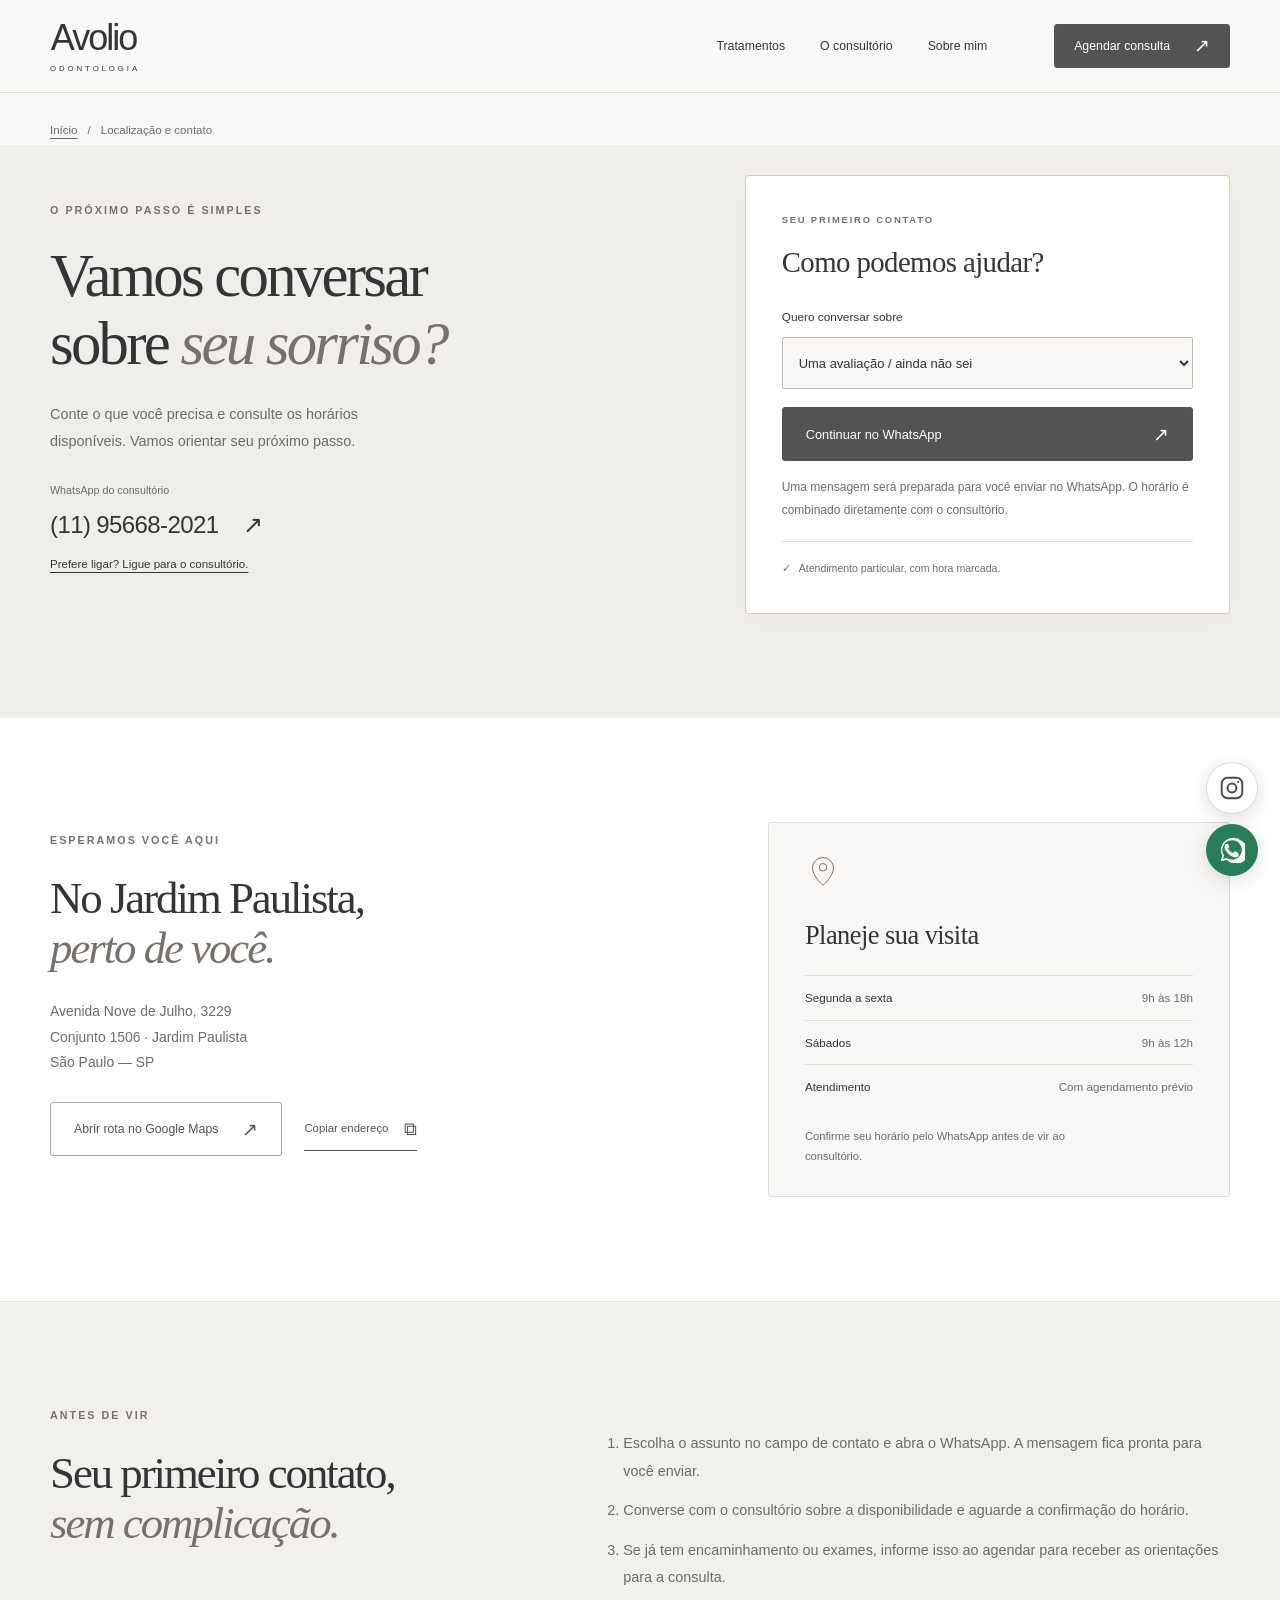
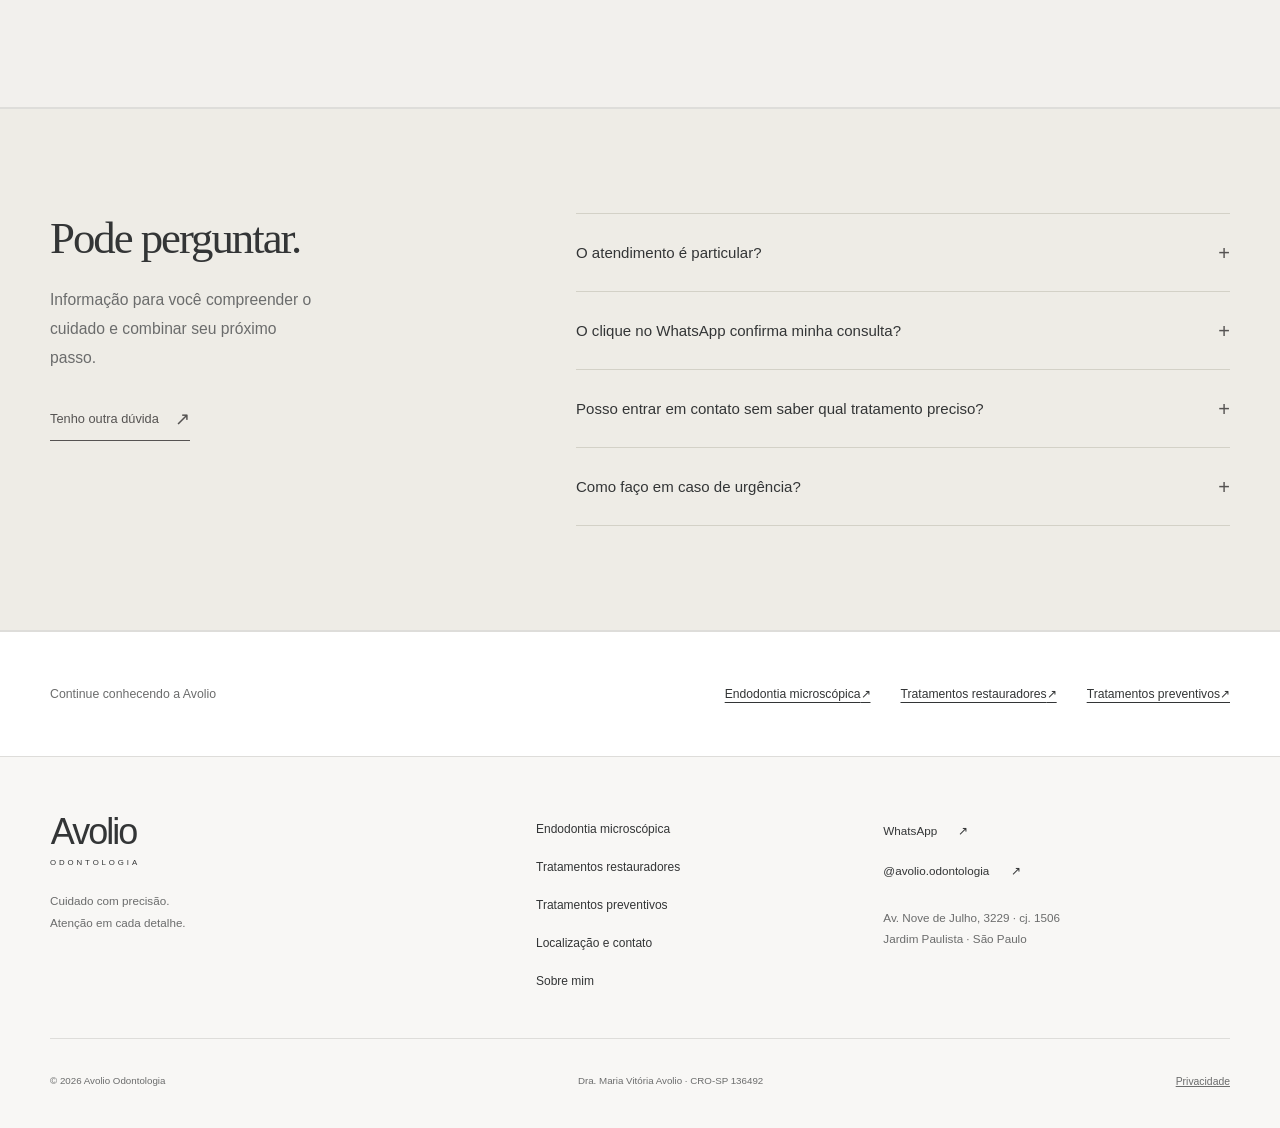
<file: contato/index.html>
<!doctype html>
<html lang="pt-BR">
<head>
  <!-- Google tag (gtag.js) -->
  <script async src="https://www.googletagmanager.com/gtag/js?id=AW-16989951232">
  </script>
  <script>
    window.dataLayer = window.dataLayer || [];
    function gtag(){dataLayer.push(arguments);}
    gtag('js', new Date());

    gtag('config', 'AW-16989951232');
  </script>
  <meta charset="utf-8">
  <meta name="viewport" content="width=device-width, initial-scale=1">
  <meta name="robots" content="index, follow">
  <meta name="theme-color" content="#f8f6f2">
  <title>Localização e contato no Jardim Paulista | Avolio Odontologia</title>
  <meta name="description" content="Agende sua avaliação na Avolio Odontologia. Avenida Nove de Julho, 3229, conjunto 1506, Jardim Paulista. WhatsApp (11) 95668-2021.">
  <meta property="og:title" content="Localização e contato no Jardim Paulista | Avolio Odontologia">
  <meta property="og:description" content="Agende sua avaliação na Avolio Odontologia. Avenida Nove de Julho, 3229, conjunto 1506, Jardim Paulista. WhatsApp (11) 95668-2021.">
  <meta property="og:type" content="website">
  <meta property="og:locale" content="pt_BR">
  <link rel="canonical" href="https://www.mvendodontia.com.br/contato/">
  <link
    rel="icon"
    type="image/svg+xml"
    href="data:image/svg+xml,%3Csvg xmlns='http://www.w3.org/2000/svg' viewBox='0 0 64 64'%3E%3Crect width='64' height='64' rx='12' fill='%23f8f6f2'/%3E%3Ctext x='32' y='47' font-family='Georgia,serif' text-anchor='middle' font-size='47' fill='%2376523f'%3EA%3C/text%3E%3C/svg%3E"
  >
  <link rel="stylesheet" href="../assets/avolio.css">
  <script src="../assets/avolio.js" defer></script>
</head>
<body class="service-page contact-page">
  <a class="skip-link" href="#conteudo">Ir para o conteúdo</a>
  <header class="site-header">
    <div class="container header-inner">

      <a
        class="brand"
        href="../index.html"
        aria-label="Avolio Odontologia — início"
      >
        <span>Avolio</span>
        <small>ODONTOLOGIA</small>
      </a>

      <button
        class="menu-toggle"
        type="button"
        aria-controls="navegacao"
        aria-expanded="false"
      >
        <span class="menu-lines" aria-hidden="true"></span>
        <span class="sr-only">Abrir menu</span>
      </button>

      <nav
        id="navegacao"
        class="main-nav"
        aria-label="Navegação principal"
      >
        <a href="../index.html#tratamentos">Tratamentos</a>
        <a href="../index.html#consultorio">O consultório</a>
        <a href="../index.html#sobre">Sobre mim</a>
      </nav>

      <a
        class="button button-small header-contact"
        href="../contato/"
      >
        Agendar consulta
        <span aria-hidden="true">↗</span>
      </a>

    </div>
  </header>
  <main id="conteudo">
    <div class="container"><nav class="breadcrumb" aria-label="Você está aqui"><a href="../index.html">Início</a><span aria-hidden="true">/</span><span aria-current="page">Localização e contato</span></nav></div><section
      id="contato"
      class="section contact"
      aria-labelledby="contact-title"
    >
      <div class="container contact-grid">

        <div class="contact-copy">

          <p class="eyebrow">O próximo passo é simples</p>

          <h1 id="contact-title">
            Vamos conversar<br>
            sobre <em>seu sorriso?</em>
          </h1>

          <p>
            Conte o que você precisa e consulte os horários
            disponíveis. Vamos orientar seu próximo passo.
          </p>

          <div class="contact-method">

            <span>WhatsApp do consultório</span>

            <a
              href="https://wa.me/5511956682021"
              target="_blank"
              rel="noopener noreferrer"
            >
              (11) 95668-2021
              <span aria-hidden="true">↗</span>
            </a>

          </div>

          <a class="call-link" href="tel:+5511956682021">
            Prefere ligar? Ligue para o consultório.
          </a>

        </div>

        <div class="booking-card">

          <p class="eyebrow">Seu primeiro contato</p>

          <h3>Como podemos ajudar?</h3>

          <label for="motivo">
            Quero conversar sobre
          </label>

          <select id="motivo">

            <option value="avaliacao">
              Uma avaliação / ainda não sei
            </option>

            <option value="limpeza">
              Limpeza dental
            </option>

            <option value="restauracoes">
              Restaurações
            </option>

            <option value="canal">
              Canal com microscópio
            </option>

            <option value="outros">
              Clareamento, coroas ou implantes
            </option>

            <option value="urgencia">
              Uma urgência odontológica
            </option>

          </select>

          <a
            id="booking-link"
            class="button"
            href="https://wa.me/5511956682021?text=Ol%C3%A1%21%20Gostaria%20de%20agendar%20uma%20avalia%C3%A7%C3%A3o%20na%20Avolio%20Odontologia."
            target="_blank"
            rel="noopener noreferrer"
          >
            Continuar no WhatsApp
            <span aria-hidden="true">↗</span>
          </a>

          <p class="booking-note">
            Uma mensagem será preparada para você enviar no
            WhatsApp. O horário é combinado diretamente com
            o consultório.
          </p>

          <noscript>
            <p class="booking-note">
              Informe o tratamento desejado na sua mensagem
              pelo WhatsApp.
            </p>
          </noscript>

          <div class="booking-footnote">
            <span aria-hidden="true">✓</span>
            Atendimento particular, com hora marcada.
          </div>

        </div>

      </div>
    </section><section
      id="localizacao"
      class="section location"
      aria-labelledby="location-title"
    >
      <div class="container location-grid">

        <div>

          <p class="eyebrow">Esperamos você aqui</p>

          <h2 id="location-title">
            No Jardim Paulista,<br>
            <em>perto de você.</em>
          </h2>

          <address>
            Avenida Nove de Julho, 3229<br>
            Conjunto 1506 · Jardim Paulista<br>
            São Paulo — SP
          </address>

          <div class="location-actions">

            <a
              class="button button-outline"
              href="https://www.google.com/maps/search/?api=1&amp;query=Avenida%20Nove%20de%20Julho%203229%2C%20S%C3%A3o%20Paulo%20SP"
              target="_blank"
              rel="noopener noreferrer"
            >
              Abrir rota no Google Maps
              <span aria-hidden="true">↗</span>
            </a>

            <button
              class="text-link copy-address"
              type="button"
            >
              Copiar endereço
              <span aria-hidden="true">⧉</span>
            </button>

          </div>

          <p
            id="copy-status"
            class="copy-status"
            role="status"
            aria-live="polite"
          ></p>

        </div>

        <div class="visit-card">

          <svg
            viewBox="0 0 48 48"
            class="location-icon"
            fill="none"
            aria-hidden="true"
          >
            <path d="M38 20c0 11-14 23-14 23S10 31 10 20a14 14 0 1 1 28 0Z"/>
            <circle cx="24" cy="19" r="5"/>
          </svg>

          <h3>Planeje sua visita</h3>

          <dl>

            <div>
              <dt>Segunda a sexta</dt>
              <dd>9h às 18h</dd>
            </div>

            <div>
              <dt>Sábados</dt>
              <dd>9h às 12h</dd>
            </div>

            <div>
              <dt>Atendimento</dt>
              <dd>Com agendamento prévio</dd>
            </div>

          </dl>

          <p>
            Confirme seu horário pelo WhatsApp antes de vir
            ao consultório.
          </p>

        </div>

      </div>
    </section><section class="section section-soft"><div class="container explain-grid"><div><p class="eyebrow">Antes de vir</p><h2>Seu primeiro contato,<br><em>sem complicação.</em></h2></div><div><ol class="arrival-list"><li>Escolha o assunto no campo de contato e abra o WhatsApp. A mensagem fica pronta para você enviar.</li><li>Converse com o consultório sobre a disponibilidade e aguarde a confirmação do horário.</li><li>Se já tem encaminhamento ou exames, informe isso ao agendar para receber as orientações para a consulta.</li></ol></div></div></section><section class="section faq" id="duvidas" aria-labelledby="faq-title"><div class="container faq-grid"><div><p class="eyebrow">Antes da sua consulta</p><h2 id="faq-title">Pode perguntar.</h2><p>Informação para você compreender o cuidado e combinar seu próximo passo.</p><a class="text-link" href="https://wa.me/5511956682021?text=Ol%C3%A1%21%20Tenho%20uma%20d%C3%BAvida%20sobre%20o%20atendimento%20na%20Avolio%20Odontologia." target="_blank" rel="noopener noreferrer">Tenho outra dúvida <span aria-hidden="true">↗</span></a></div><div class="faq-list"><details><summary>O atendimento é particular?<span aria-hidden="true">+</span></summary><div class="faq-answer">Sim. O atendimento é exclusivamente particular, mediante agendamento prévio.</div></details><details><summary>O clique no WhatsApp confirma minha consulta?<span aria-hidden="true">+</span></summary><div class="faq-answer">Não. O botão abre uma mensagem para você enviar. O horário é confirmado diretamente pelo consultório após a conversa sobre a disponibilidade.</div></details><details><summary>Posso entrar em contato sem saber qual tratamento preciso?<span aria-hidden="true">+</span></summary><div class="faq-answer">Sim. Selecione a opção de avaliação e conte sua necessidade. A indicação do tratamento é feita após a consulta.</div></details><details><summary>Como faço em caso de urgência?<span aria-hidden="true">+</span></summary><div class="faq-answer">Escolha a opção de urgência ou descreva sua necessidade no WhatsApp para verificar a disponibilidade de atendimento. O atendimento exige agendamento prévio.</div></details></div></div></section>


    <aside class="related"><div class="container related-inner"><p>Continue conhecendo a Avolio</p><nav aria-label="Outras páginas"><a href="../endodontia/">Endodontia microscópica <span aria-hidden="true">↗</span></a><a href="../tratamentos/">Tratamentos restauradores <span aria-hidden="true">↗</span></a><a href="../tratamentos-preventivos/">Tratamentos preventivos <span aria-hidden="true">↗</span></a></nav></div></aside>
  </main>
  <footer class="site-footer">
    <div class="container">

      <div class="footer-top">

        <div>

          <a
            class="brand"
            href="../index.html"
            aria-label="Avolio Odontologia — voltar ao início"
          >
            <span>Avolio</span>
            <small>ODONTOLOGIA</small>
          </a>

          <p>
            Cuidado com precisão.<br>
            Atenção em cada detalhe.
          </p>

        </div>

        <nav aria-label="Navegação do rodapé">
<a href="../endodontia/">Endodontia microscópica</a>
<a href="../tratamentos/">Tratamentos restauradores</a>
<a href="../tratamentos-preventivos/">Tratamentos preventivos</a>
<a href="../contato/">Localização e contato</a>
<a href="../index.html#sobre">Sobre mim</a>
</nav>

        <div class="footer-contact">

          <a
            href="https://wa.me/5511956682021"
            target="_blank"
            rel="noopener noreferrer"
          >
            WhatsApp
            <span aria-hidden="true">↗</span>
          </a>

          <a
            href="https://www.instagram.com/avolio.odontologia/"
            target="_blank"
            rel="noopener noreferrer"
          >
            @avolio.odontologia
            <span aria-hidden="true">↗</span>
          </a>

          <a href="../contato/#localizacao">
            Av. Nove de Julho, 3229 · cj. 1506<br>
            Jardim Paulista · São Paulo
          </a>

        </div>

      </div>

      <div class="footer-bottom">

        <span>© 2026 Avolio Odontologia</span>

        <span>
          Dra. Maria Vitória Avolio · CRO-SP 136492
        </span>

        <button id="privacy-open" type="button">
          Privacidade
        </button>

      </div>

    </div>
  </footer>
  <div class="mobile-contact">

    <span>Vamos cuidar de você?</span>

    <a
      class="button button-small"
      href="../contato/"
    >
      Agendar consulta
      <span aria-hidden="true">↗</span>
    </a>

  </div>
  <dialog
    id="privacy-dialog"
    aria-labelledby="privacy-title"
  >
    <div class="privacy-content">

      <button
        class="dialog-close"
        type="button"
        aria-label="Fechar aviso de privacidade"
      >
        ×
      </button>

      <p class="eyebrow">Avolio Odontologia</p>

      <h2 id="privacy-title">Sua privacidade</h2>

      <p>
        Este site utiliza a tag do Google Ads para medição de
        campanhas. Não solicitamos dados de saúde nem cadastro
        por este site. O uso da tag pode envolver o tratamento
        de informações de navegação pelo Google, conforme as
        configurações de privacidade aplicáveis.
      </p>

      <p>
        Ao abrir WhatsApp, Instagram ou Google Maps, você acessa
        um serviço externo, sujeito às regras de privacidade
        desse serviço. Informações sobre consultas são tratadas
        diretamente com o consultório.
      </p>

      <a
        class="text-link"
        href="https://wa.me/5511956682021?text=Ol%C3%A1%21%20Gostaria%20de%20esclarecer%20uma%20d%C3%BAvida%20sobre%20privacidade."
        target="_blank"
        rel="noopener noreferrer"
      >
        Falar com o consultório
        <span aria-hidden="true">↗</span>
      </a>

    </div>
  </dialog>
</body>
</html>
</file>
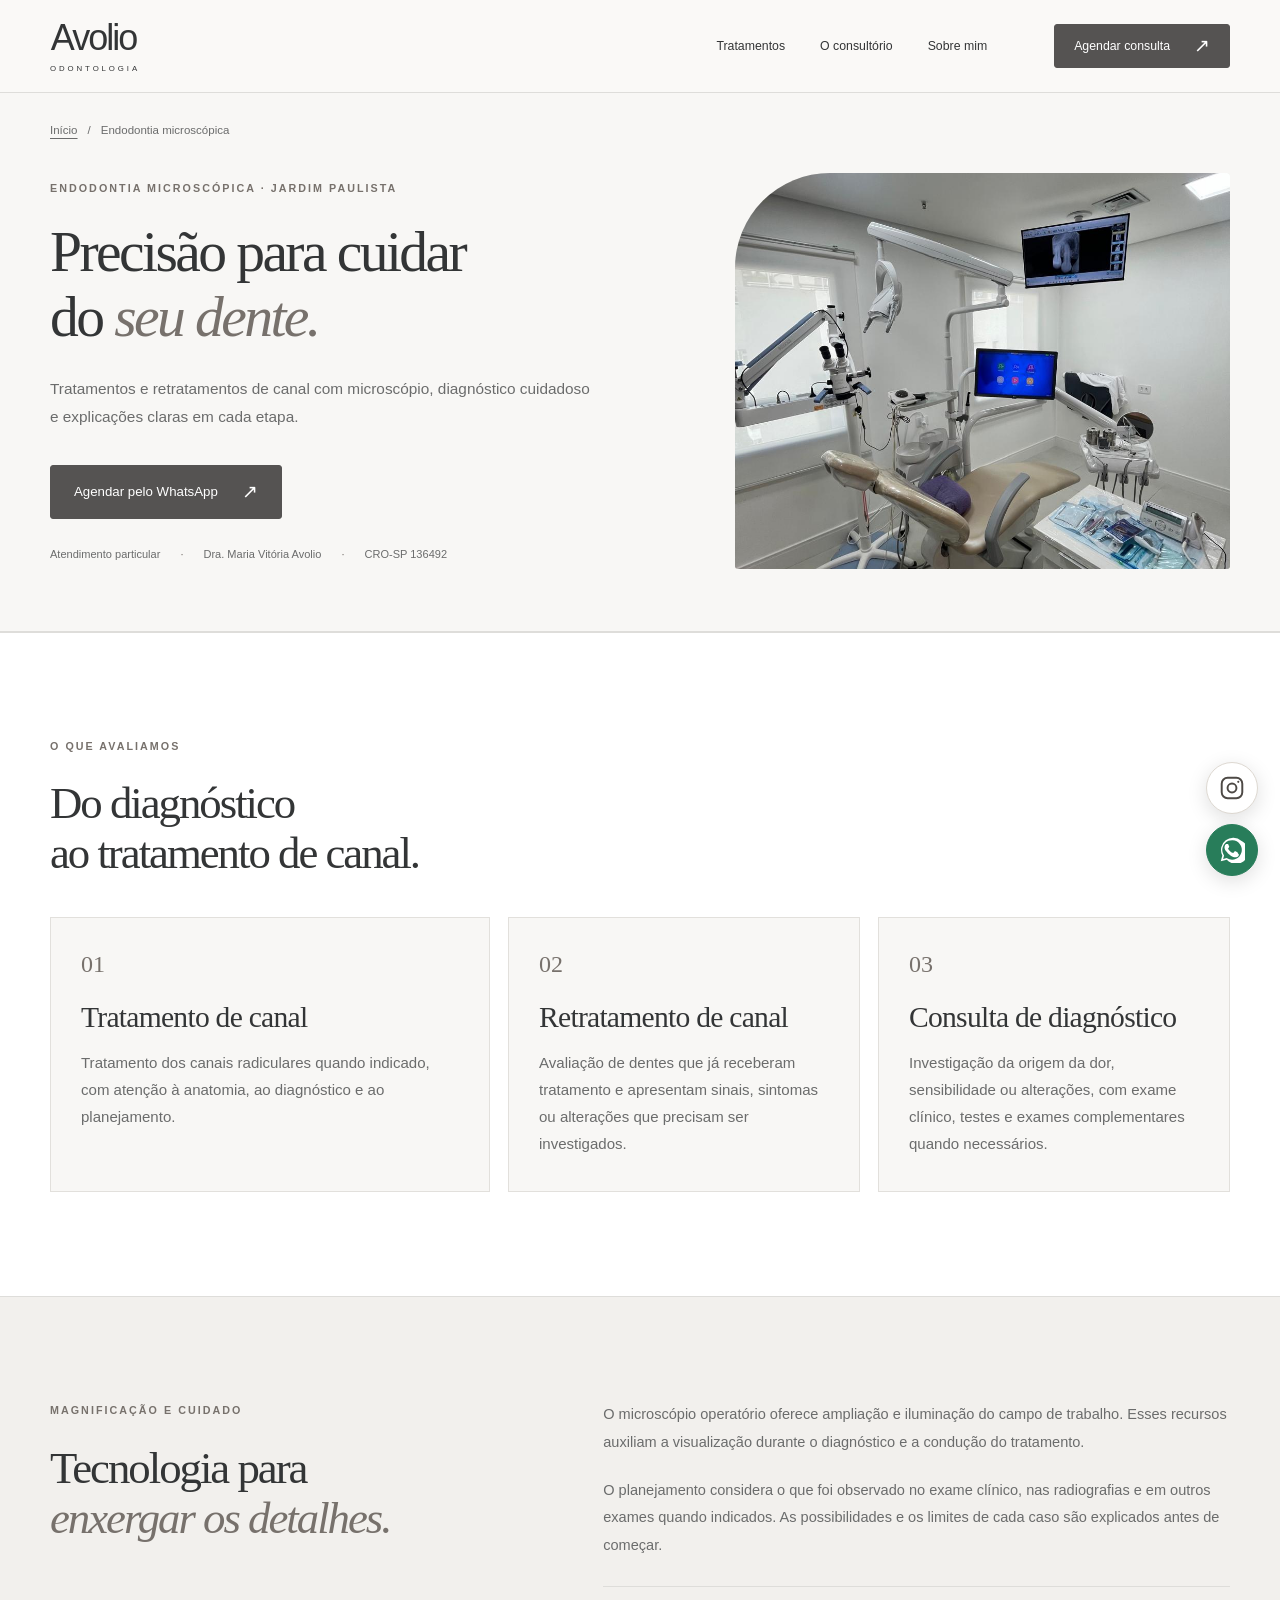
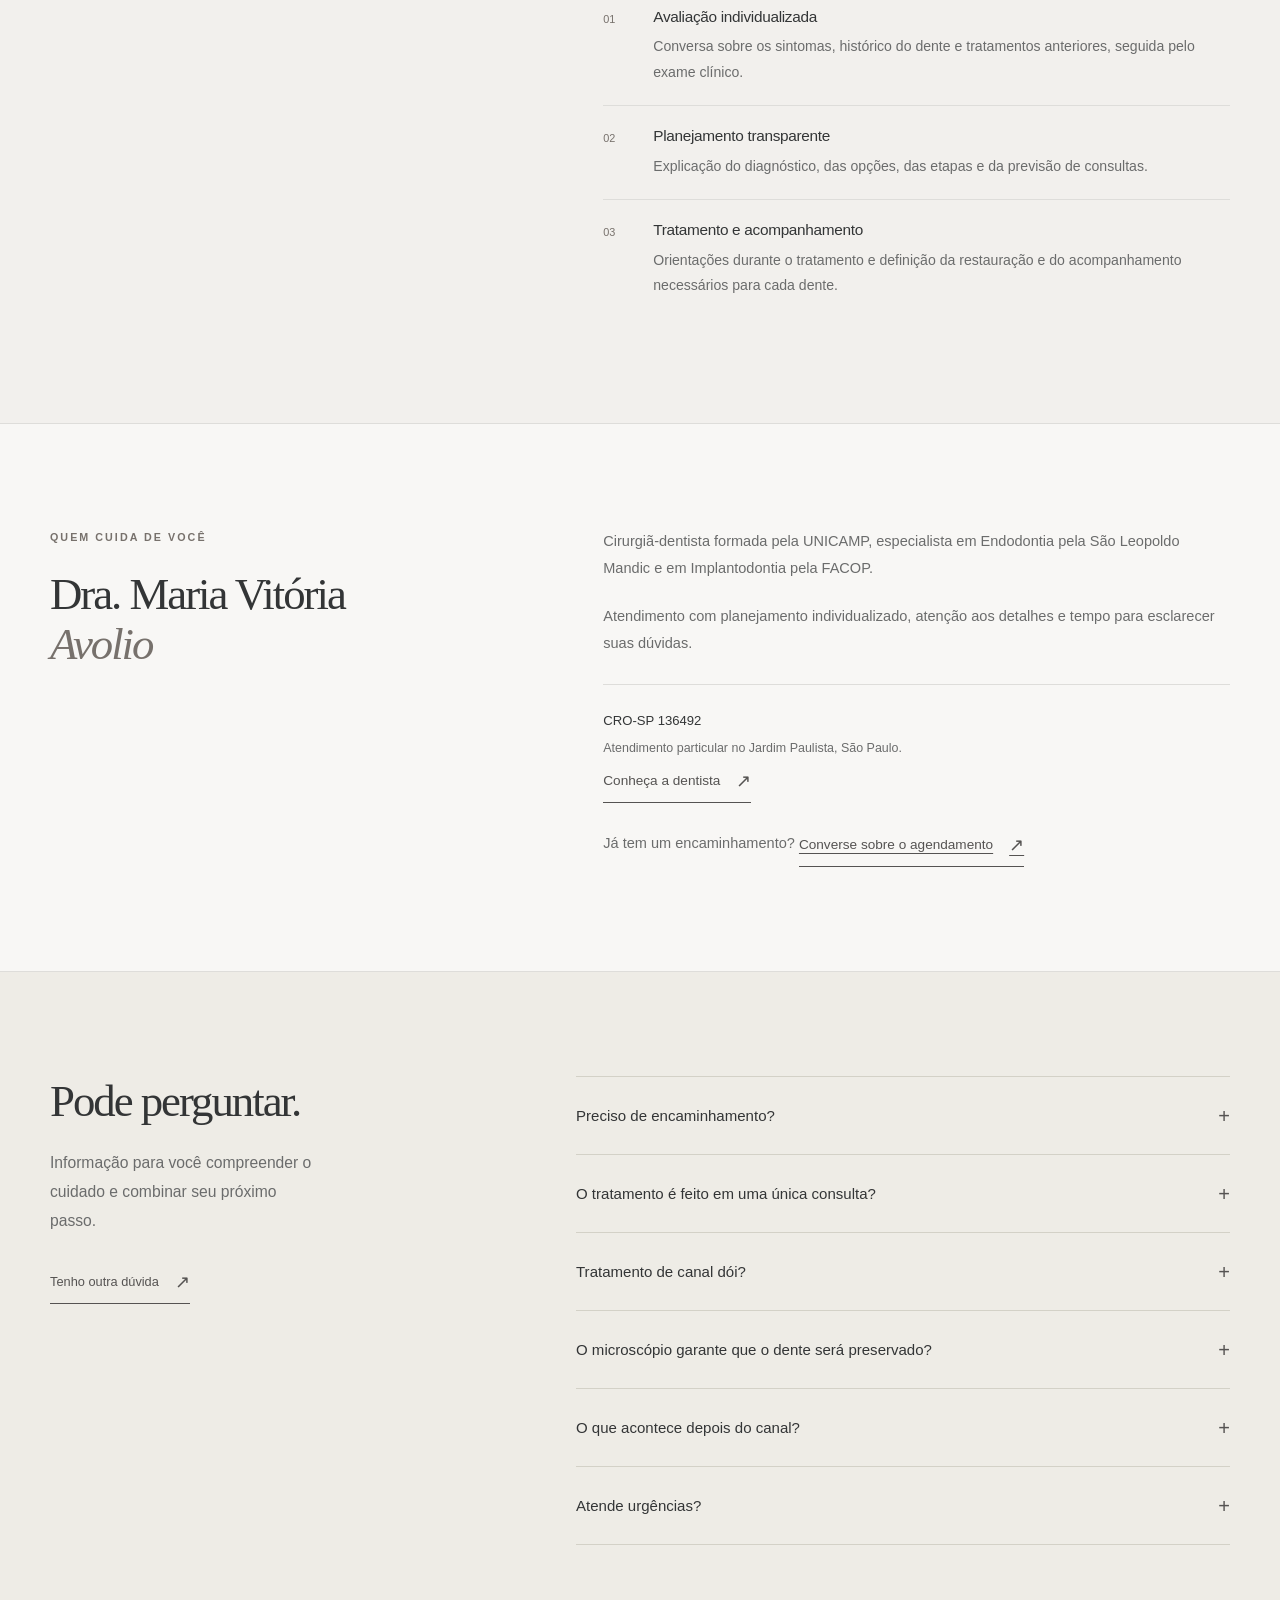
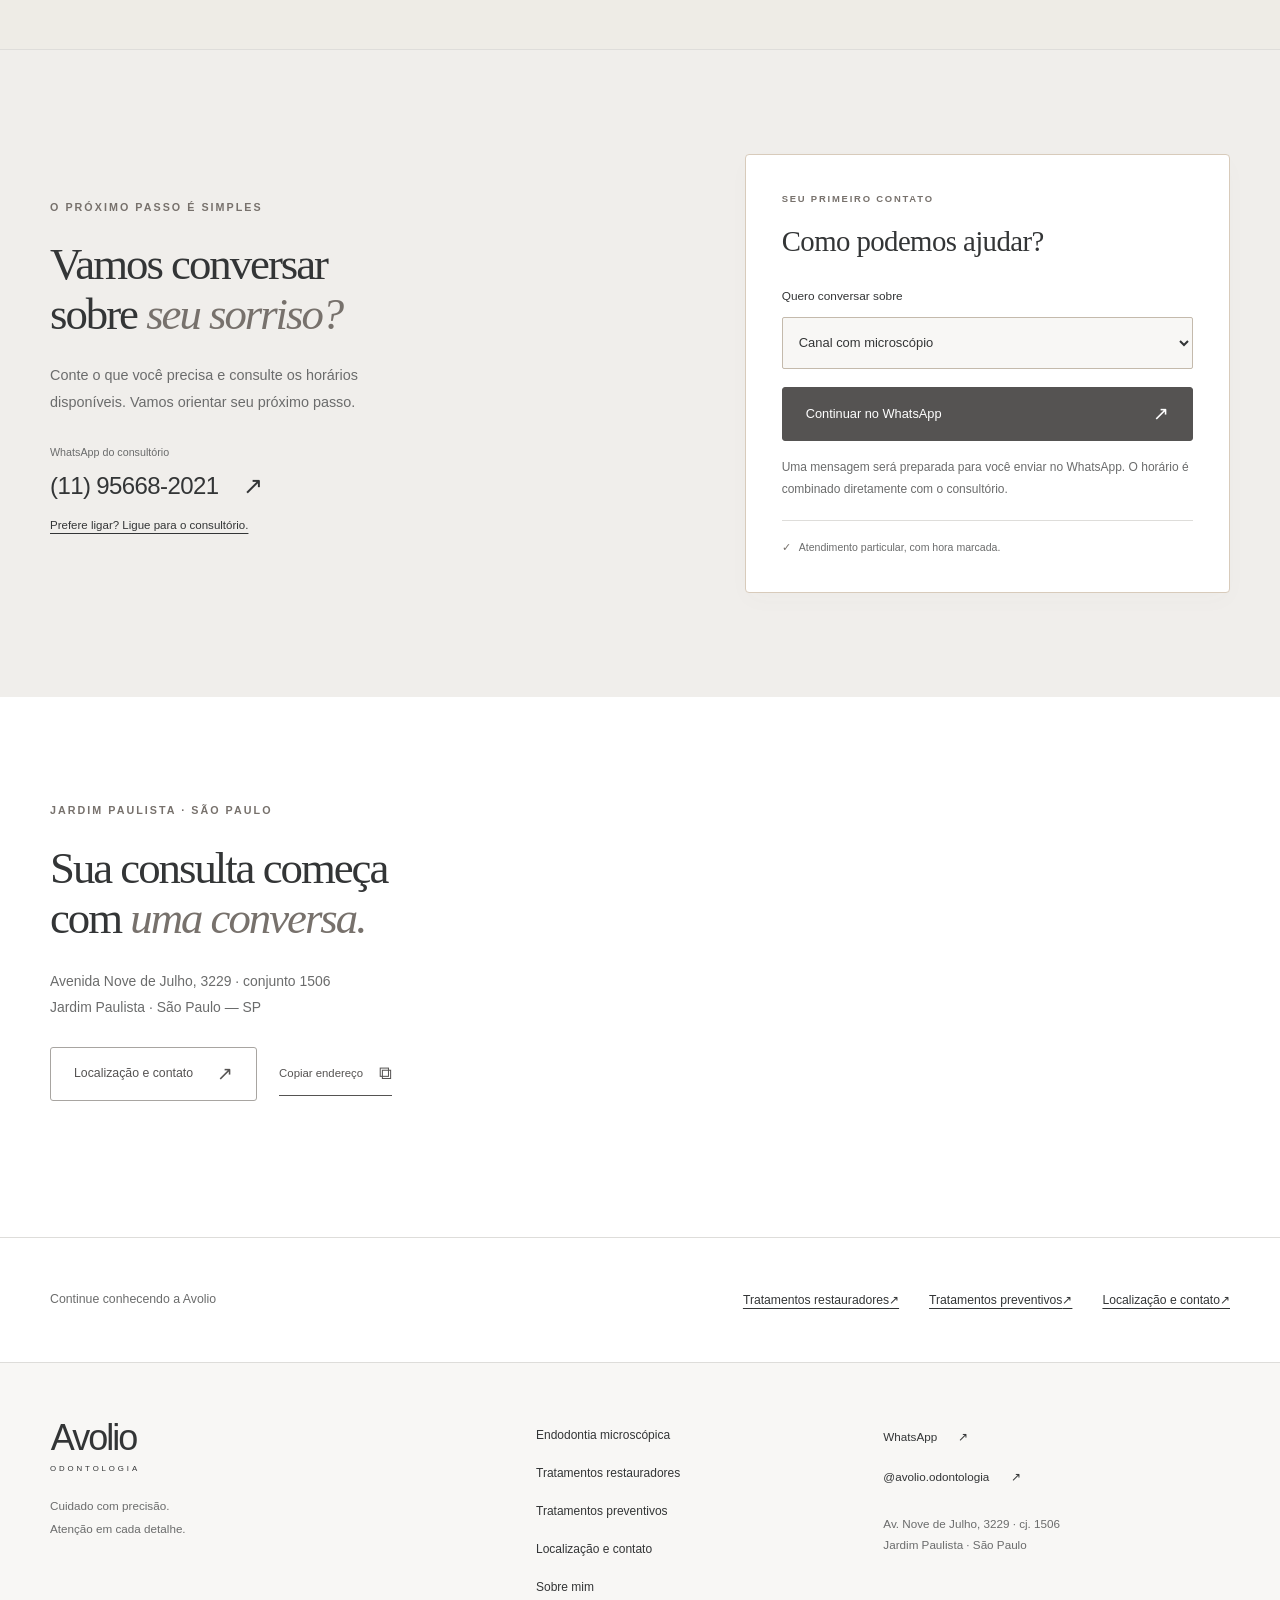
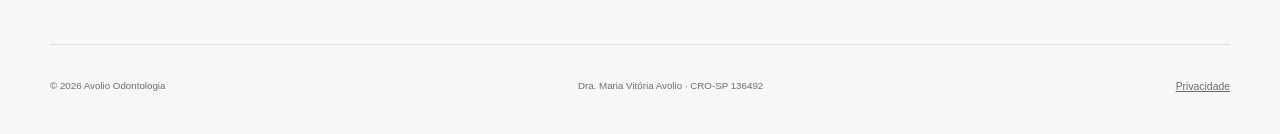
<file: endodontia/index.html>
<!doctype html>
<html lang="pt-BR">
<head>
  <!-- Google tag (gtag.js) -->
  <script async src="https://www.googletagmanager.com/gtag/js?id=AW-16989951232">
  </script>
  <script>
    window.dataLayer = window.dataLayer || [];
    function gtag(){dataLayer.push(arguments);}
    gtag('js', new Date());

    gtag('config', 'AW-16989951232');
  </script>
  <meta charset="utf-8">
  <meta name="viewport" content="width=device-width, initial-scale=1">
  <meta name="robots" content="index, follow">
  <meta name="theme-color" content="#f8f6f2">
  <title>Endodontia microscópica no Jardim Paulista | Avolio Odontologia</title>
  <meta name="description" content="Tratamento e retratamento de canal com microscópio, com a Dra. Maria Vitória Avolio. Atendimento particular no Jardim Paulista, São Paulo.">
  <meta property="og:title" content="Endodontia microscópica no Jardim Paulista | Avolio Odontologia">
  <meta property="og:description" content="Tratamento e retratamento de canal com microscópio, com a Dra. Maria Vitória Avolio. Atendimento particular no Jardim Paulista, São Paulo.">
  <meta property="og:type" content="website">
  <meta property="og:locale" content="pt_BR">
  <link rel="canonical" href="https://www.mvendodontia.com.br/endodontia/">
  <link
    rel="icon"
    type="image/svg+xml"
    href="data:image/svg+xml,%3Csvg xmlns='http://www.w3.org/2000/svg' viewBox='0 0 64 64'%3E%3Crect width='64' height='64' rx='12' fill='%23f8f6f2'/%3E%3Ctext x='32' y='47' font-family='Georgia,serif' text-anchor='middle' font-size='47' fill='%2376523f'%3EA%3C/text%3E%3C/svg%3E"
  >
  <link rel="stylesheet" href="../assets/avolio.css">
  <script src="../assets/avolio.js" defer></script>
</head>
<body class="service-page ">
  <a class="skip-link" href="#conteudo">Ir para o conteúdo</a>
  <header class="site-header">
    <div class="container header-inner">

      <a
        class="brand"
        href="../index.html"
        aria-label="Avolio Odontologia — início"
      >
        <span>Avolio</span>
        <small>ODONTOLOGIA</small>
      </a>

      <button
        class="menu-toggle"
        type="button"
        aria-controls="navegacao"
        aria-expanded="false"
      >
        <span class="menu-lines" aria-hidden="true"></span>
        <span class="sr-only">Abrir menu</span>
      </button>

      <nav
        id="navegacao"
        class="main-nav"
        aria-label="Navegação principal"
      >
        <a href="../index.html#tratamentos">Tratamentos</a>
        <a href="../index.html#consultorio">O consultório</a>
        <a href="../index.html#sobre">Sobre mim</a>
      </nav>

      <a
        class="button button-small header-contact"
        href="../contato/"
      >
        Agendar consulta
        <span aria-hidden="true">↗</span>
      </a>

    </div>
  </header>
  <main id="conteudo">
    <section class="page-hero" aria-labelledby="page-title"><div class="container">
      <nav class="breadcrumb" aria-label="Você está aqui"><a href="../index.html">Início</a><span aria-hidden="true">/</span><span aria-current="page">Endodontia microscópica</span></nav>
      <div class="page-hero-grid"><div><p class="eyebrow">Endodontia microscópica · Jardim Paulista</p><h1 id="page-title">Precisão para cuidar<br>do <em>seu dente.</em></h1><p class="hero-description">Tratamentos e retratamentos de canal com microscópio, diagnóstico cuidadoso e explicações claras em cada etapa.</p><div class="hero-actions"><a class="button" href="https://wa.me/5511956682021?text=Ol%C3%A1%21%20Gostaria%20de%20agendar%20uma%20avalia%C3%A7%C3%A3o%20em%20endodontia%20microsc%C3%B3pica." target="_blank" rel="noopener noreferrer">Agendar pelo WhatsApp <span aria-hidden="true">↗</span></a><a class="text-link" href="#atendimentos">Conhecer os atendimentos <span aria-hidden="true">↗</span></a></div><div class="page-facts"><span>Atendimento particular</span><span>Dra. Maria Vitória Avolio</span><span>CRO-SP 136492</span></div></div>
      <!-- FOTO DA PÁGINA: substitua o src e atualize o alt ao trocar a foto. -->
      <figure class="photo-slot page-photo office"><img src="../4.jpeg" alt="Sala clínica da Avolio com microscópio operatório e recursos de imagem" width="960" height="1280" fetchpriority="high"><div class="photo-fallback" hidden><span>AVOLIO</span><p>Precisão e atenção em cada cuidado.</p></div></figure></div>
    </div></section><section class="section services" id="atendimentos" aria-labelledby="atendimentos-title"><div class="container"><div class="section-heading"><div><p class="eyebrow">O que avaliamos</p><h2 id="atendimentos-title">Do diagnóstico<br>ao tratamento de canal.</h2></div><p>Cada indicação considera o exame clínico, as imagens e as condições individuais do dente.</p></div><div class="service-grid"><article class="service-card care-card"><span class="service-number">01</span><h3>Tratamento de canal</h3><p>Tratamento dos canais radiculares quando indicado, com atenção à anatomia, ao diagnóstico e ao planejamento.</p></article><article class="service-card care-card"><span class="service-number">02</span><h3>Retratamento de canal</h3><p>Avaliação de dentes que já receberam tratamento e apresentam sinais, sintomas ou alterações que precisam ser investigados.</p></article><article class="service-card care-card"><span class="service-number">03</span><h3>Consulta de diagnóstico</h3><p>Investigação da origem da dor, sensibilidade ou alterações, com exame clínico, testes e exames complementares quando necessários.</p></article></div></div></section><section class="section section-soft"><div class="container explain-grid"><div><p class="eyebrow">Magnificação e cuidado</p><h2>Tecnologia para<br><em>enxergar os detalhes.</em></h2></div><div class="explain-copy"><p>O microscópio operatório oferece ampliação e iluminação do campo de trabalho. Esses recursos auxiliam a visualização durante o diagnóstico e a condução do tratamento.</p><p>O planejamento considera o que foi observado no exame clínico, nas radiografias e em outros exames quando indicados. As possibilidades e os limites de cada caso são explicados antes de começar.</p><ol class="simple-steps"><li><div><h3>Avaliação individualizada</h3><p>Conversa sobre os sintomas, histórico do dente e tratamentos anteriores, seguida pelo exame clínico.</p></div></li><li><div><h3>Planejamento transparente</h3><p>Explicação do diagnóstico, das opções, das etapas e da previsão de consultas.</p></div></li><li><div><h3>Tratamento e acompanhamento</h3><p>Orientações durante o tratamento e definição da restauração e do acompanhamento necessários para cada dente.</p></div></li></ol></div></div></section><section class="section"><div class="container explain-grid"><div><p class="eyebrow">Quem cuida de você</p><h2>Dra. Maria Vitória<br><em>Avolio</em></h2></div><div class="explain-copy"><p>Cirurgiã-dentista formada pela UNICAMP, especialista em Endodontia pela São Leopoldo Mandic e em Implantodontia pela FACOP.</p><p>Atendimento com planejamento individualizado, atenção aos detalhes e tempo para esclarecer suas dúvidas.</p><div class="doctor-mini"><strong>CRO-SP 136492</strong><p>Atendimento particular no Jardim Paulista, São Paulo.</p></div><a class="text-link" href="../index.html#sobre">Conheça a dentista <span aria-hidden="true">↗</span></a><p class="referral-note">Já tem um encaminhamento? <a class="text-link" href="https://wa.me/5511956682021?text=Ol%C3%A1%21%20Tenho%20um%20encaminhamento%20para%20endodontia%20e%20gostaria%20de%20agendar%20uma%20avalia%C3%A7%C3%A3o." target="_blank" rel="noopener noreferrer">Converse sobre o agendamento <span aria-hidden="true">↗</span></a></p></div></div></section><section class="section faq" id="duvidas" aria-labelledby="faq-title"><div class="container faq-grid"><div><p class="eyebrow">Antes da sua consulta</p><h2 id="faq-title">Pode perguntar.</h2><p>Informação para você compreender o cuidado e combinar seu próximo passo.</p><a class="text-link" href="https://wa.me/5511956682021?text=Ol%C3%A1%21%20Tenho%20uma%20d%C3%BAvida%20sobre%20o%20atendimento%20na%20Avolio%20Odontologia." target="_blank" rel="noopener noreferrer">Tenho outra dúvida <span aria-hidden="true">↗</span></a></div><div class="faq-list"><details><summary>Preciso de encaminhamento?<span aria-hidden="true">+</span></summary><div class="faq-answer">Você pode agendar uma avaliação diretamente. Se já recebeu um encaminhamento ou possui exames, informe ao consultório para receber orientações sobre o agendamento.</div></details><details><summary>O tratamento é feito em uma única consulta?<span aria-hidden="true">+</span></summary><div class="faq-answer">O número de consultas depende da anatomia do dente, da presença de infecção e da complexidade do caso. A previsão é apresentada após a avaliação.</div></details><details><summary>Tratamento de canal dói?<span aria-hidden="true">+</span></summary><div class="faq-answer">O tratamento é realizado com anestesia local e cuidados voltados ao conforto. Pode haver sensibilidade temporária depois do procedimento, conforme o caso. A dentista explica o que esperar e orienta o acompanhamento.</div></details><details><summary>O microscópio garante que o dente será preservado?<span aria-hidden="true">+</span></summary><div class="faq-answer">O microscópio auxilia a visualização e a execução do tratamento. As possibilidades e o prognóstico dependem das condições do dente e dos tecidos ao redor, avaliadas individualmente.</div></details><details><summary>O que acontece depois do canal?<span aria-hidden="true">+</span></summary><div class="faq-answer">O dente precisa receber uma restauração definitiva. Em alguns casos, uma coroa também pode ser indicada conforme a estrutura remanescente. Essas etapas são explicadas no planejamento.</div></details><details><summary>Atende urgências?<span aria-hidden="true">+</span></summary><div class="faq-answer">Entre em contato para verificar a disponibilidade de atendimento. É necessário agendamento prévio.</div></details></div></div></section>
    <section
      id="contato"
      class="section contact"
      aria-labelledby="contact-title"
    >
      <div class="container contact-grid">

        <div class="contact-copy">

          <p class="eyebrow">O próximo passo é simples</p>

          <h2 id="contact-title">
            Vamos conversar<br>
            sobre <em>seu sorriso?</em>
          </h2>

          <p>
            Conte o que você precisa e consulte os horários
            disponíveis. Vamos orientar seu próximo passo.
          </p>

          <div class="contact-method">

            <span>WhatsApp do consultório</span>

            <a
              href="https://wa.me/5511956682021"
              target="_blank"
              rel="noopener noreferrer"
            >
              (11) 95668-2021
              <span aria-hidden="true">↗</span>
            </a>

          </div>

          <a class="call-link" href="tel:+5511956682021">
            Prefere ligar? Ligue para o consultório.
          </a>

        </div>

        <div class="booking-card">

          <p class="eyebrow">Seu primeiro contato</p>

          <h3>Como podemos ajudar?</h3>

          <label for="motivo">
            Quero conversar sobre
          </label>

          <select id="motivo">

            <option value="avaliacao">
              Uma avaliação / ainda não sei
            </option>

            <option value="limpeza">
              Limpeza dental
            </option>

            <option value="restauracoes">
              Restaurações
            </option>

            <option value="canal" selected>
              Canal com microscópio
            </option>

            <option value="outros">
              Clareamento, coroas ou implantes
            </option>

            <option value="urgencia">
              Uma urgência odontológica
            </option>

          </select>

          <a
            id="booking-link"
            class="button"
            href="https://wa.me/5511956682021?text=Ol%C3%A1%21%20Gostaria%20de%20agendar%20uma%20avalia%C3%A7%C3%A3o%20para%20tratamento%20de%20canal%20com%20microsc%C3%B3pio."
            target="_blank"
            rel="noopener noreferrer"
          >
            Continuar no WhatsApp
            <span aria-hidden="true">↗</span>
          </a>

          <p class="booking-note">
            Uma mensagem será preparada para você enviar no
            WhatsApp. O horário é combinado diretamente com
            o consultório.
          </p>

          <noscript>
            <p class="booking-note">
              Informe o tratamento desejado na sua mensagem
              pelo WhatsApp.
            </p>
          </noscript>

          <div class="booking-footnote">
            <span aria-hidden="true">✓</span>
            Atendimento particular, com hora marcada.
          </div>

        </div>

      </div>
    </section>
    <section class="section location" id="localizacao"><div class="container"><p class="eyebrow">Jardim Paulista · São Paulo</p><h2>Sua consulta começa<br>com <em>uma conversa.</em></h2><address>Avenida Nove de Julho, 3229 · conjunto 1506<br>Jardim Paulista · São Paulo — SP</address><div class="location-actions"><a class="button button-outline" href="../contato/">Localização e contato <span aria-hidden="true">↗</span></a><button class="text-link copy-address" type="button">Copiar endereço <span aria-hidden="true">⧉</span></button></div><p id="copy-status" class="copy-status" role="status" aria-live="polite"></p></div></section>
    <aside class="related"><div class="container related-inner"><p>Continue conhecendo a Avolio</p><nav aria-label="Outras páginas"><a href="../tratamentos/">Tratamentos restauradores <span aria-hidden="true">↗</span></a><a href="../tratamentos-preventivos/">Tratamentos preventivos <span aria-hidden="true">↗</span></a><a href="../contato/">Localização e contato <span aria-hidden="true">↗</span></a></nav></div></aside>
  </main>
  <footer class="site-footer">
    <div class="container">

      <div class="footer-top">

        <div>

          <a
            class="brand"
            href="../index.html"
            aria-label="Avolio Odontologia — voltar ao início"
          >
            <span>Avolio</span>
            <small>ODONTOLOGIA</small>
          </a>

          <p>
            Cuidado com precisão.<br>
            Atenção em cada detalhe.
          </p>

        </div>

        <nav aria-label="Navegação do rodapé">
<a href="../endodontia/">Endodontia microscópica</a>
<a href="../tratamentos/">Tratamentos restauradores</a>
<a href="../tratamentos-preventivos/">Tratamentos preventivos</a>
<a href="../contato/">Localização e contato</a>
<a href="../index.html#sobre">Sobre mim</a>
</nav>

        <div class="footer-contact">

          <a
            href="https://wa.me/5511956682021"
            target="_blank"
            rel="noopener noreferrer"
          >
            WhatsApp
            <span aria-hidden="true">↗</span>
          </a>

          <a
            href="https://www.instagram.com/avolio.odontologia/"
            target="_blank"
            rel="noopener noreferrer"
          >
            @avolio.odontologia
            <span aria-hidden="true">↗</span>
          </a>

          <a href="../contato/#localizacao">
            Av. Nove de Julho, 3229 · cj. 1506<br>
            Jardim Paulista · São Paulo
          </a>

        </div>

      </div>

      <div class="footer-bottom">

        <span>© 2026 Avolio Odontologia</span>

        <span>
          Dra. Maria Vitória Avolio · CRO-SP 136492
        </span>

        <button id="privacy-open" type="button">
          Privacidade
        </button>

      </div>

    </div>
  </footer>
  <div class="mobile-contact">

    <span>Vamos cuidar de você?</span>

    <a
      class="button button-small"
      href="../contato/"
    >
      Agendar consulta
      <span aria-hidden="true">↗</span>
    </a>

  </div>
  <dialog
    id="privacy-dialog"
    aria-labelledby="privacy-title"
  >
    <div class="privacy-content">

      <button
        class="dialog-close"
        type="button"
        aria-label="Fechar aviso de privacidade"
      >
        ×
      </button>

      <p class="eyebrow">Avolio Odontologia</p>

      <h2 id="privacy-title">Sua privacidade</h2>

      <p>
        Este site utiliza a tag do Google Ads para medição de
        campanhas. Não solicitamos dados de saúde nem cadastro
        por este site. O uso da tag pode envolver o tratamento
        de informações de navegação pelo Google, conforme as
        configurações de privacidade aplicáveis.
      </p>

      <p>
        Ao abrir WhatsApp, Instagram ou Google Maps, você acessa
        um serviço externo, sujeito às regras de privacidade
        desse serviço. Informações sobre consultas são tratadas
        diretamente com o consultório.
      </p>

      <a
        class="text-link"
        href="https://wa.me/5511956682021?text=Ol%C3%A1%21%20Gostaria%20de%20esclarecer%20uma%20d%C3%BAvida%20sobre%20privacidade."
        target="_blank"
        rel="noopener noreferrer"
      >
        Falar com o consultório
        <span aria-hidden="true">↗</span>
      </a>

    </div>
  </dialog>
</body>
</html>
</file>
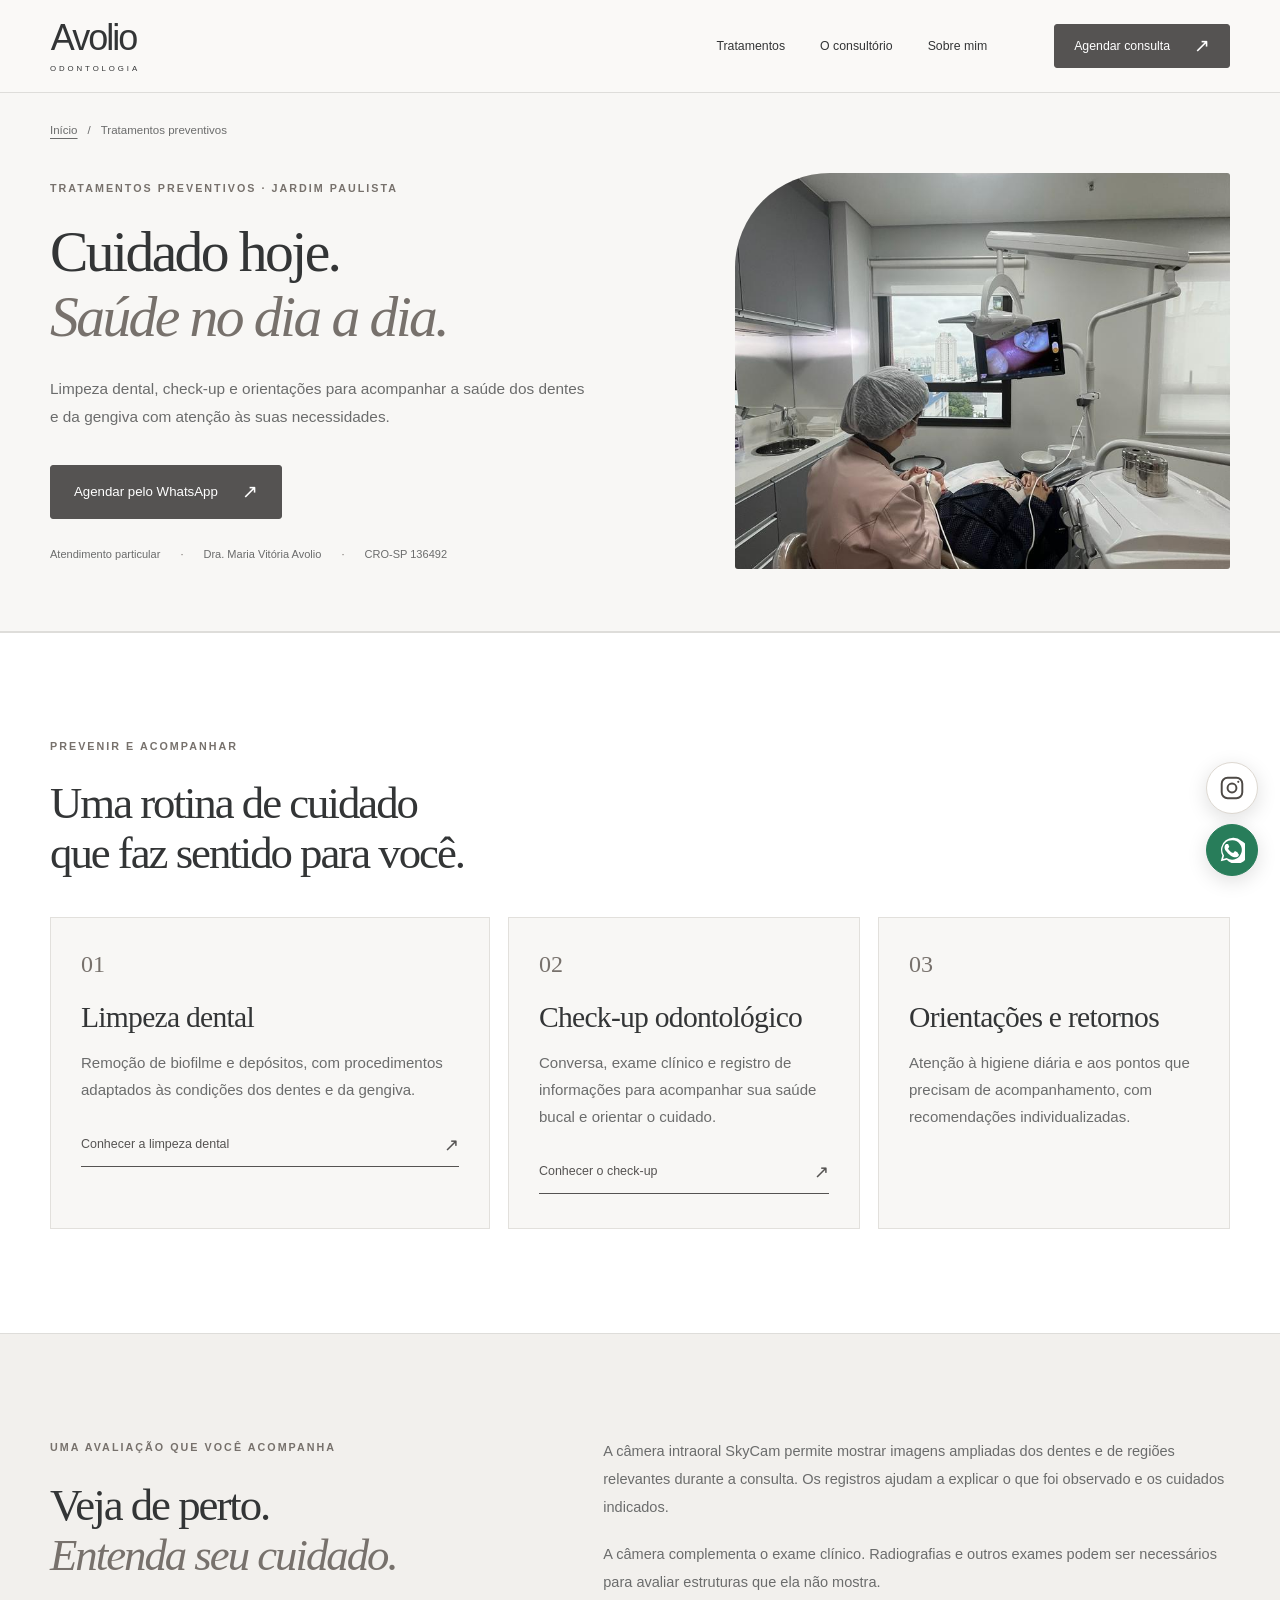
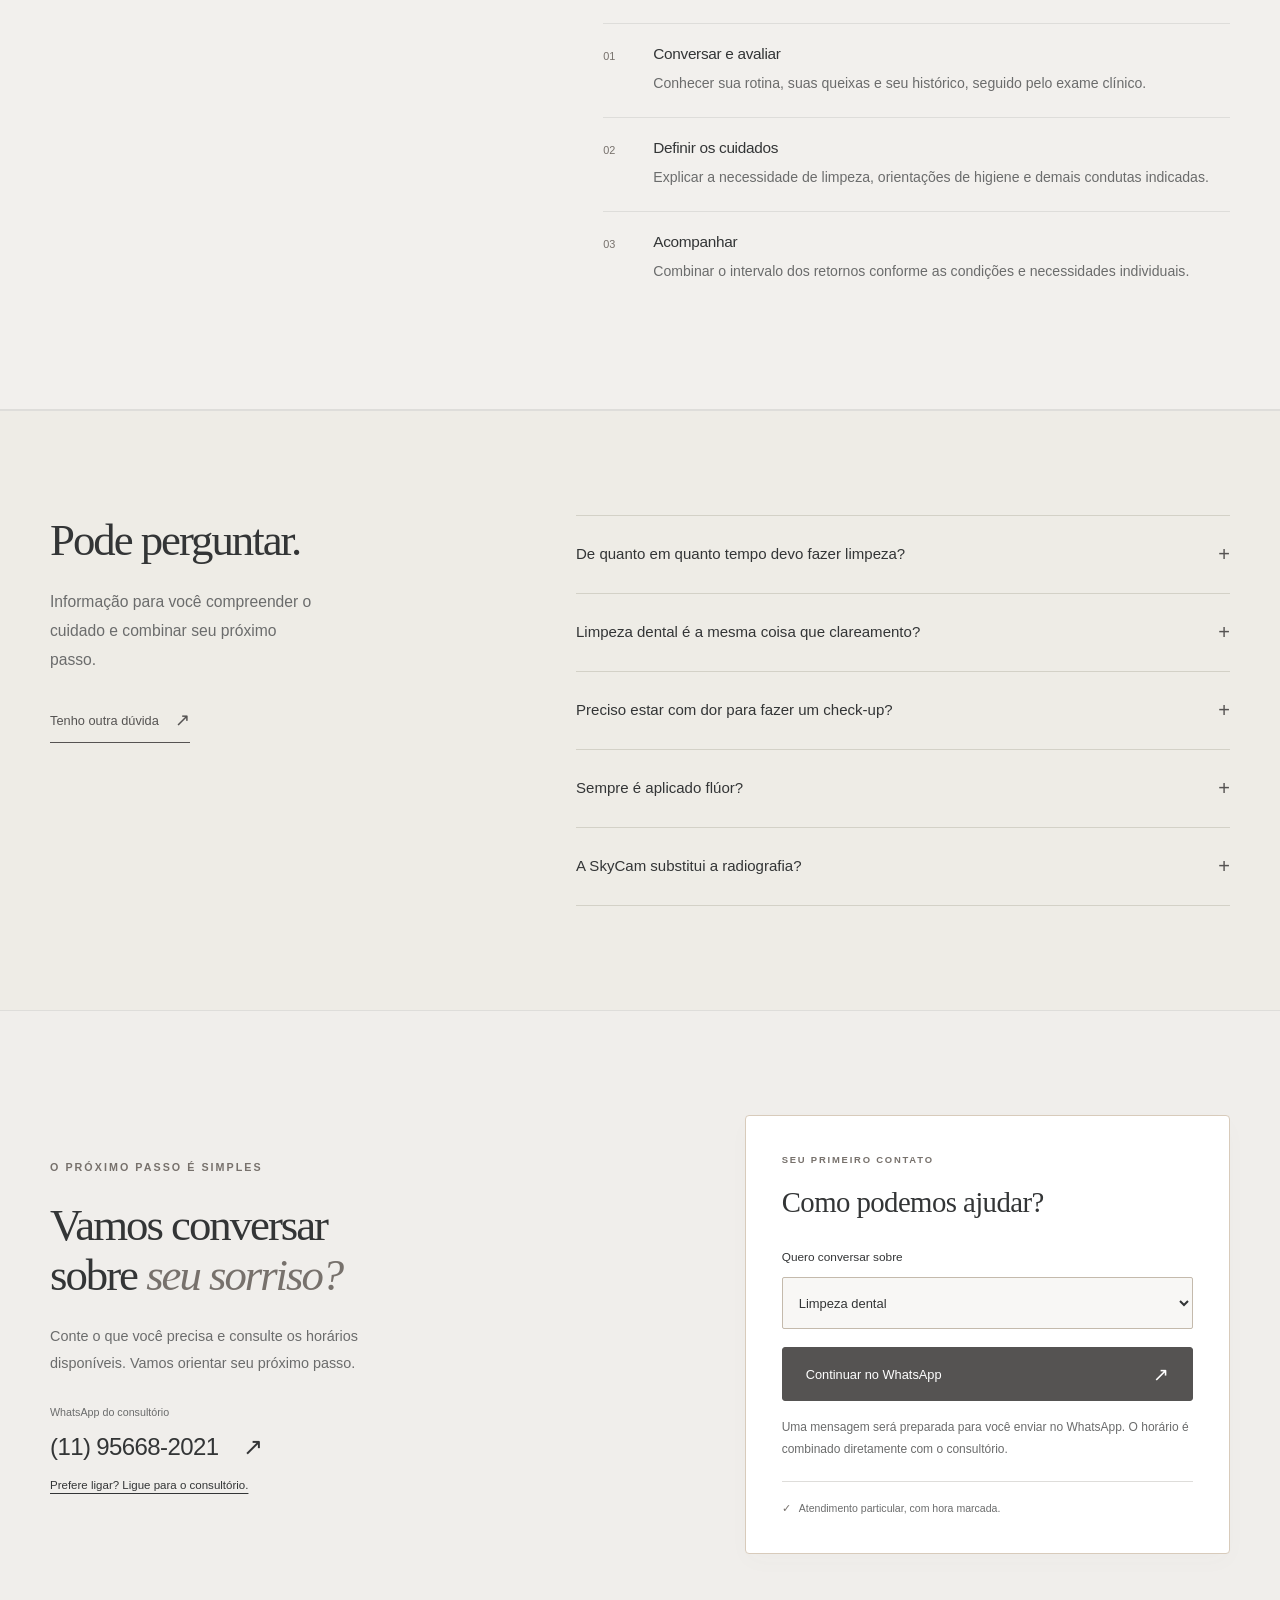
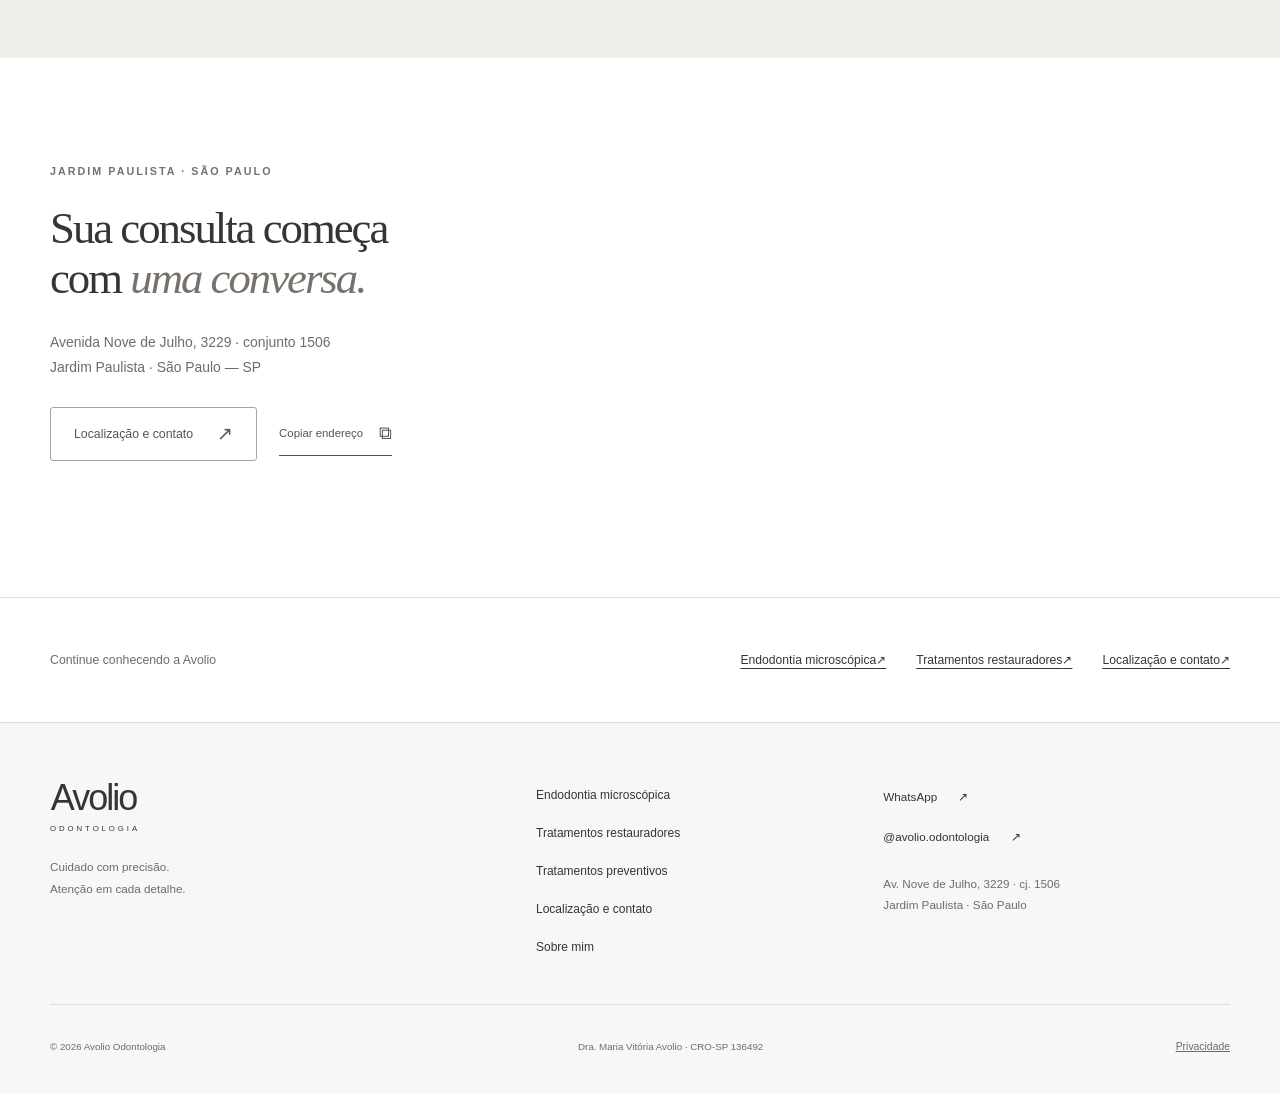
<file: tratamentos-preventivos/index.html>
<!doctype html>
<html lang="pt-BR">
<head>
  <!-- Google tag (gtag.js) -->
  <script async src="https://www.googletagmanager.com/gtag/js?id=AW-16989951232">
  </script>
  <script>
    window.dataLayer = window.dataLayer || [];
    function gtag(){dataLayer.push(arguments);}
    gtag('js', new Date());

    gtag('config', 'AW-16989951232');
  </script>
  <meta charset="utf-8">
  <meta name="viewport" content="width=device-width, initial-scale=1">
  <meta name="robots" content="index, follow">
  <meta name="theme-color" content="#f8f6f2">
  <title>Tratamentos preventivos no Jardim Paulista | Avolio Odontologia</title>
  <meta name="description" content="Limpeza dental, check-up e acompanhamento da saúde bucal na Avolio Odontologia. Atendimento particular com a Dra. Maria Vitória Avolio.">
  <meta property="og:title" content="Tratamentos preventivos no Jardim Paulista | Avolio Odontologia">
  <meta property="og:description" content="Limpeza dental, check-up e acompanhamento da saúde bucal na Avolio Odontologia. Atendimento particular com a Dra. Maria Vitória Avolio.">
  <meta property="og:type" content="website">
  <meta property="og:locale" content="pt_BR">
  <link rel="canonical" href="https://www.mvendodontia.com.br/tratamentos-preventivos/">
  <link
    rel="icon"
    type="image/svg+xml"
    href="data:image/svg+xml,%3Csvg xmlns='http://www.w3.org/2000/svg' viewBox='0 0 64 64'%3E%3Crect width='64' height='64' rx='12' fill='%23f8f6f2'/%3E%3Ctext x='32' y='47' font-family='Georgia,serif' text-anchor='middle' font-size='47' fill='%2376523f'%3EA%3C/text%3E%3C/svg%3E"
  >
  <link rel="stylesheet" href="../assets/avolio.css">
  <script src="../assets/avolio.js" defer></script>
</head>
<body class="service-page ">
  <a class="skip-link" href="#conteudo">Ir para o conteúdo</a>
  <header class="site-header">
    <div class="container header-inner">

      <a
        class="brand"
        href="../index.html"
        aria-label="Avolio Odontologia — início"
      >
        <span>Avolio</span>
        <small>ODONTOLOGIA</small>
      </a>

      <button
        class="menu-toggle"
        type="button"
        aria-controls="navegacao"
        aria-expanded="false"
      >
        <span class="menu-lines" aria-hidden="true"></span>
        <span class="sr-only">Abrir menu</span>
      </button>

      <nav
        id="navegacao"
        class="main-nav"
        aria-label="Navegação principal"
      >
        <a href="../index.html#tratamentos">Tratamentos</a>
        <a href="../index.html#consultorio">O consultório</a>
        <a href="../index.html#sobre">Sobre mim</a>
      </nav>

      <a
        class="button button-small header-contact"
        href="../contato/"
      >
        Agendar consulta
        <span aria-hidden="true">↗</span>
      </a>

    </div>
  </header>
  <main id="conteudo">
    <section class="page-hero" aria-labelledby="page-title"><div class="container">
      <nav class="breadcrumb" aria-label="Você está aqui"><a href="../index.html">Início</a><span aria-hidden="true">/</span><span aria-current="page">Tratamentos preventivos</span></nav>
      <div class="page-hero-grid"><div><p class="eyebrow">Tratamentos preventivos · Jardim Paulista</p><h1 id="page-title">Cuidado hoje.<br><em>Saúde no dia a dia.</em></h1><p class="hero-description">Limpeza dental, check-up e orientações para acompanhar a saúde dos dentes e da gengiva com atenção às suas necessidades.</p><div class="hero-actions"><a class="button" href="https://wa.me/5511956682021?text=Ol%C3%A1%21%20Gostaria%20de%20agendar%20uma%20consulta%20para%20cuidados%20preventivos%20e%20limpeza%20dental." target="_blank" rel="noopener noreferrer">Agendar pelo WhatsApp <span aria-hidden="true">↗</span></a><a class="text-link" href="#preventivos">Conhecer os cuidados <span aria-hidden="true">↗</span></a></div><div class="page-facts"><span>Atendimento particular</span><span>Dra. Maria Vitória Avolio</span><span>CRO-SP 136492</span></div></div>
      <!-- FOTO DA PÁGINA: substitua o src e atualize o alt ao trocar a foto. -->
      <figure class="photo-slot page-photo office"><img src="../camera.jpeg" alt="Atendimento no consultório Avolio com apoio de imagens ampliadas na tela" width="960" height="1280" fetchpriority="high"><div class="photo-fallback" hidden><span>AVOLIO</span><p>Precisão e atenção em cada cuidado.</p></div></figure></div>
    </div></section><section class="section services" id="preventivos" aria-labelledby="preventivos-title"><div class="container"><div class="section-heading"><div><p class="eyebrow">Prevenir e acompanhar</p><h2 id="preventivos-title">Uma rotina de cuidado<br>que faz sentido para você.</h2></div><p>A frequência das consultas e os procedimentos são definidos de acordo com a avaliação da sua saúde bucal.</p></div><div class="service-grid"><article class="service-card care-card"><span class="service-number">01</span><h3>Limpeza dental</h3><p>Remoção de biofilme e depósitos, com procedimentos adaptados às condições dos dentes e da gengiva.</p><a class="text-link" href="../limpeza/">Conhecer a limpeza dental <span aria-hidden="true">↗</span></a></article><article class="service-card care-card"><span class="service-number">02</span><h3>Check-up odontológico</h3><p>Conversa, exame clínico e registro de informações para acompanhar sua saúde bucal e orientar o cuidado.</p><a class="text-link" href="../check-up/">Conhecer o check-up <span aria-hidden="true">↗</span></a></article><article class="service-card care-card"><span class="service-number">03</span><h3>Orientações e retornos</h3><p>Atenção à higiene diária e aos pontos que precisam de acompanhamento, com recomendações individualizadas.</p></article></div></div></section><section class="section section-soft"><div class="container explain-grid"><div><p class="eyebrow">Uma avaliação que você acompanha</p><h2>Veja de perto.<br><em>Entenda seu cuidado.</em></h2></div><div class="explain-copy"><p>A câmera intraoral SkyCam permite mostrar imagens ampliadas dos dentes e de regiões relevantes durante a consulta. Os registros ajudam a explicar o que foi observado e os cuidados indicados.</p><p>A câmera complementa o exame clínico. Radiografias e outros exames podem ser necessários para avaliar estruturas que ela não mostra.</p><ol class="simple-steps"><li><div><h3>Conversar e avaliar</h3><p>Conhecer sua rotina, suas queixas e seu histórico, seguido pelo exame clínico.</p></div></li><li><div><h3>Definir os cuidados</h3><p>Explicar a necessidade de limpeza, orientações de higiene e demais condutas indicadas.</p></div></li><li><div><h3>Acompanhar</h3><p>Combinar o intervalo dos retornos conforme as condições e necessidades individuais.</p></div></li></ol></div></div></section><section class="section faq" id="duvidas" aria-labelledby="faq-title"><div class="container faq-grid"><div><p class="eyebrow">Antes da sua consulta</p><h2 id="faq-title">Pode perguntar.</h2><p>Informação para você compreender o cuidado e combinar seu próximo passo.</p><a class="text-link" href="https://wa.me/5511956682021?text=Ol%C3%A1%21%20Tenho%20uma%20d%C3%BAvida%20sobre%20o%20atendimento%20na%20Avolio%20Odontologia." target="_blank" rel="noopener noreferrer">Tenho outra dúvida <span aria-hidden="true">↗</span></a></div><div class="faq-list"><details><summary>De quanto em quanto tempo devo fazer limpeza?<span aria-hidden="true">+</span></summary><div class="faq-answer">Não existe um intervalo igual para todos. A frequência depende da saúde da gengiva, do acúmulo de depósitos, da higiene e de outros fatores individuais avaliados na consulta.</div></details><details><summary>Limpeza dental é a mesma coisa que clareamento?<span aria-hidden="true">+</span></summary><div class="faq-answer">Não. A limpeza remove biofilme, depósitos e manchas externas. O clareamento tem outra indicação e é planejado separadamente após a avaliação.</div></details><details><summary>Preciso estar com dor para fazer um check-up?<span aria-hidden="true">+</span></summary><div class="faq-answer">Não. A avaliação preventiva é uma oportunidade para acompanhar sua saúde bucal e esclarecer dúvidas mesmo sem sintomas.</div></details><details><summary>Sempre é aplicado flúor?<span aria-hidden="true">+</span></summary><div class="faq-answer">A aplicação é realizada quando há indicação clínica. A dentista avalia a necessidade e orienta os cuidados correspondentes.</div></details><details><summary>A SkyCam substitui a radiografia?<span aria-hidden="true">+</span></summary><div class="faq-answer">Não. Ela mostra superfícies e detalhes visíveis. Radiografias e outros exames podem ser necessários para complementar o diagnóstico.</div></details></div></div></section>
    <section
      id="contato"
      class="section contact"
      aria-labelledby="contact-title"
    >
      <div class="container contact-grid">

        <div class="contact-copy">

          <p class="eyebrow">O próximo passo é simples</p>

          <h2 id="contact-title">
            Vamos conversar<br>
            sobre <em>seu sorriso?</em>
          </h2>

          <p>
            Conte o que você precisa e consulte os horários
            disponíveis. Vamos orientar seu próximo passo.
          </p>

          <div class="contact-method">

            <span>WhatsApp do consultório</span>

            <a
              href="https://wa.me/5511956682021"
              target="_blank"
              rel="noopener noreferrer"
            >
              (11) 95668-2021
              <span aria-hidden="true">↗</span>
            </a>

          </div>

          <a class="call-link" href="tel:+5511956682021">
            Prefere ligar? Ligue para o consultório.
          </a>

        </div>

        <div class="booking-card">

          <p class="eyebrow">Seu primeiro contato</p>

          <h3>Como podemos ajudar?</h3>

          <label for="motivo">
            Quero conversar sobre
          </label>

          <select id="motivo">

            <option value="avaliacao">
              Uma avaliação / ainda não sei
            </option>

            <option value="limpeza" selected>
              Limpeza dental
            </option>

            <option value="restauracoes">
              Restaurações
            </option>

            <option value="canal">
              Canal com microscópio
            </option>

            <option value="outros">
              Clareamento, coroas ou implantes
            </option>

            <option value="urgencia">
              Uma urgência odontológica
            </option>

          </select>

          <a
            id="booking-link"
            class="button"
            href="https://wa.me/5511956682021?text=Ol%C3%A1%21%20Gostaria%20de%20agendar%20uma%20consulta%20para%20limpeza%20dental."
            target="_blank"
            rel="noopener noreferrer"
          >
            Continuar no WhatsApp
            <span aria-hidden="true">↗</span>
          </a>

          <p class="booking-note">
            Uma mensagem será preparada para você enviar no
            WhatsApp. O horário é combinado diretamente com
            o consultório.
          </p>

          <noscript>
            <p class="booking-note">
              Informe o tratamento desejado na sua mensagem
              pelo WhatsApp.
            </p>
          </noscript>

          <div class="booking-footnote">
            <span aria-hidden="true">✓</span>
            Atendimento particular, com hora marcada.
          </div>

        </div>

      </div>
    </section>
    <section class="section location" id="localizacao"><div class="container"><p class="eyebrow">Jardim Paulista · São Paulo</p><h2>Sua consulta começa<br>com <em>uma conversa.</em></h2><address>Avenida Nove de Julho, 3229 · conjunto 1506<br>Jardim Paulista · São Paulo — SP</address><div class="location-actions"><a class="button button-outline" href="../contato/">Localização e contato <span aria-hidden="true">↗</span></a><button class="text-link copy-address" type="button">Copiar endereço <span aria-hidden="true">⧉</span></button></div><p id="copy-status" class="copy-status" role="status" aria-live="polite"></p></div></section>
    <aside class="related"><div class="container related-inner"><p>Continue conhecendo a Avolio</p><nav aria-label="Outras páginas"><a href="../endodontia/">Endodontia microscópica <span aria-hidden="true">↗</span></a><a href="../tratamentos/">Tratamentos restauradores <span aria-hidden="true">↗</span></a><a href="../contato/">Localização e contato <span aria-hidden="true">↗</span></a></nav></div></aside>
  </main>
  <footer class="site-footer">
    <div class="container">

      <div class="footer-top">

        <div>

          <a
            class="brand"
            href="../index.html"
            aria-label="Avolio Odontologia — voltar ao início"
          >
            <span>Avolio</span>
            <small>ODONTOLOGIA</small>
          </a>

          <p>
            Cuidado com precisão.<br>
            Atenção em cada detalhe.
          </p>

        </div>

        <nav aria-label="Navegação do rodapé">
<a href="../endodontia/">Endodontia microscópica</a>
<a href="../tratamentos/">Tratamentos restauradores</a>
<a href="../tratamentos-preventivos/">Tratamentos preventivos</a>
<a href="../contato/">Localização e contato</a>
<a href="../index.html#sobre">Sobre mim</a>
</nav>

        <div class="footer-contact">

          <a
            href="https://wa.me/5511956682021"
            target="_blank"
            rel="noopener noreferrer"
          >
            WhatsApp
            <span aria-hidden="true">↗</span>
          </a>

          <a
            href="https://www.instagram.com/avolio.odontologia/"
            target="_blank"
            rel="noopener noreferrer"
          >
            @avolio.odontologia
            <span aria-hidden="true">↗</span>
          </a>

          <a href="../contato/#localizacao">
            Av. Nove de Julho, 3229 · cj. 1506<br>
            Jardim Paulista · São Paulo
          </a>

        </div>

      </div>

      <div class="footer-bottom">

        <span>© 2026 Avolio Odontologia</span>

        <span>
          Dra. Maria Vitória Avolio · CRO-SP 136492
        </span>

        <button id="privacy-open" type="button">
          Privacidade
        </button>

      </div>

    </div>
  </footer>
  <div class="mobile-contact">

    <span>Vamos cuidar de você?</span>

    <a
      class="button button-small"
      href="../contato/"
    >
      Agendar consulta
      <span aria-hidden="true">↗</span>
    </a>

  </div>
  <dialog
    id="privacy-dialog"
    aria-labelledby="privacy-title"
  >
    <div class="privacy-content">

      <button
        class="dialog-close"
        type="button"
        aria-label="Fechar aviso de privacidade"
      >
        ×
      </button>

      <p class="eyebrow">Avolio Odontologia</p>

      <h2 id="privacy-title">Sua privacidade</h2>

      <p>
        Este site utiliza a tag do Google Ads para medição de
        campanhas. Não solicitamos dados de saúde nem cadastro
        por este site. O uso da tag pode envolver o tratamento
        de informações de navegação pelo Google, conforme as
        configurações de privacidade aplicáveis.
      </p>

      <p>
        Ao abrir WhatsApp, Instagram ou Google Maps, você acessa
        um serviço externo, sujeito às regras de privacidade
        desse serviço. Informações sobre consultas são tratadas
        diretamente com o consultório.
      </p>

      <a
        class="text-link"
        href="https://wa.me/5511956682021?text=Ol%C3%A1%21%20Gostaria%20de%20esclarecer%20uma%20d%C3%BAvida%20sobre%20privacidade."
        target="_blank"
        rel="noopener noreferrer"
      >
        Falar com o consultório
        <span aria-hidden="true">↗</span>
      </a>

    </div>
  </dialog>
</body>
</html>
</file>
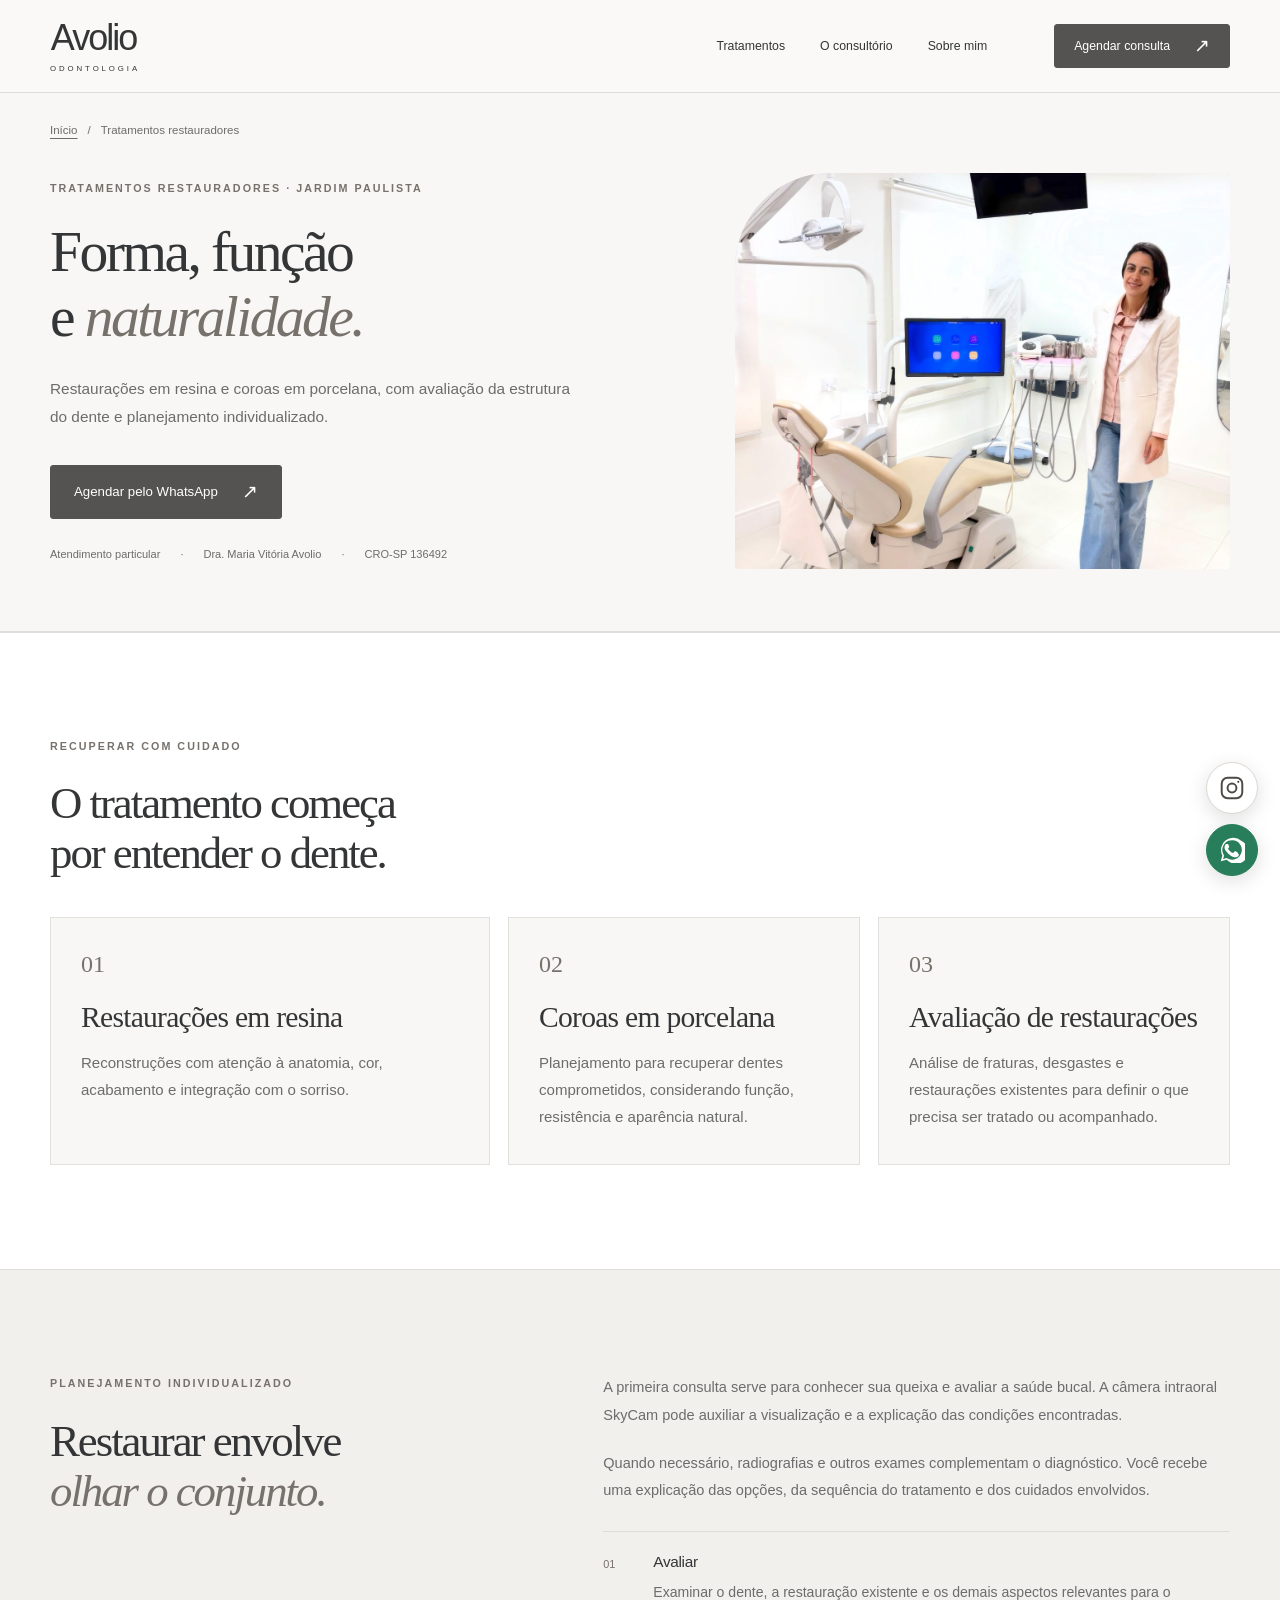
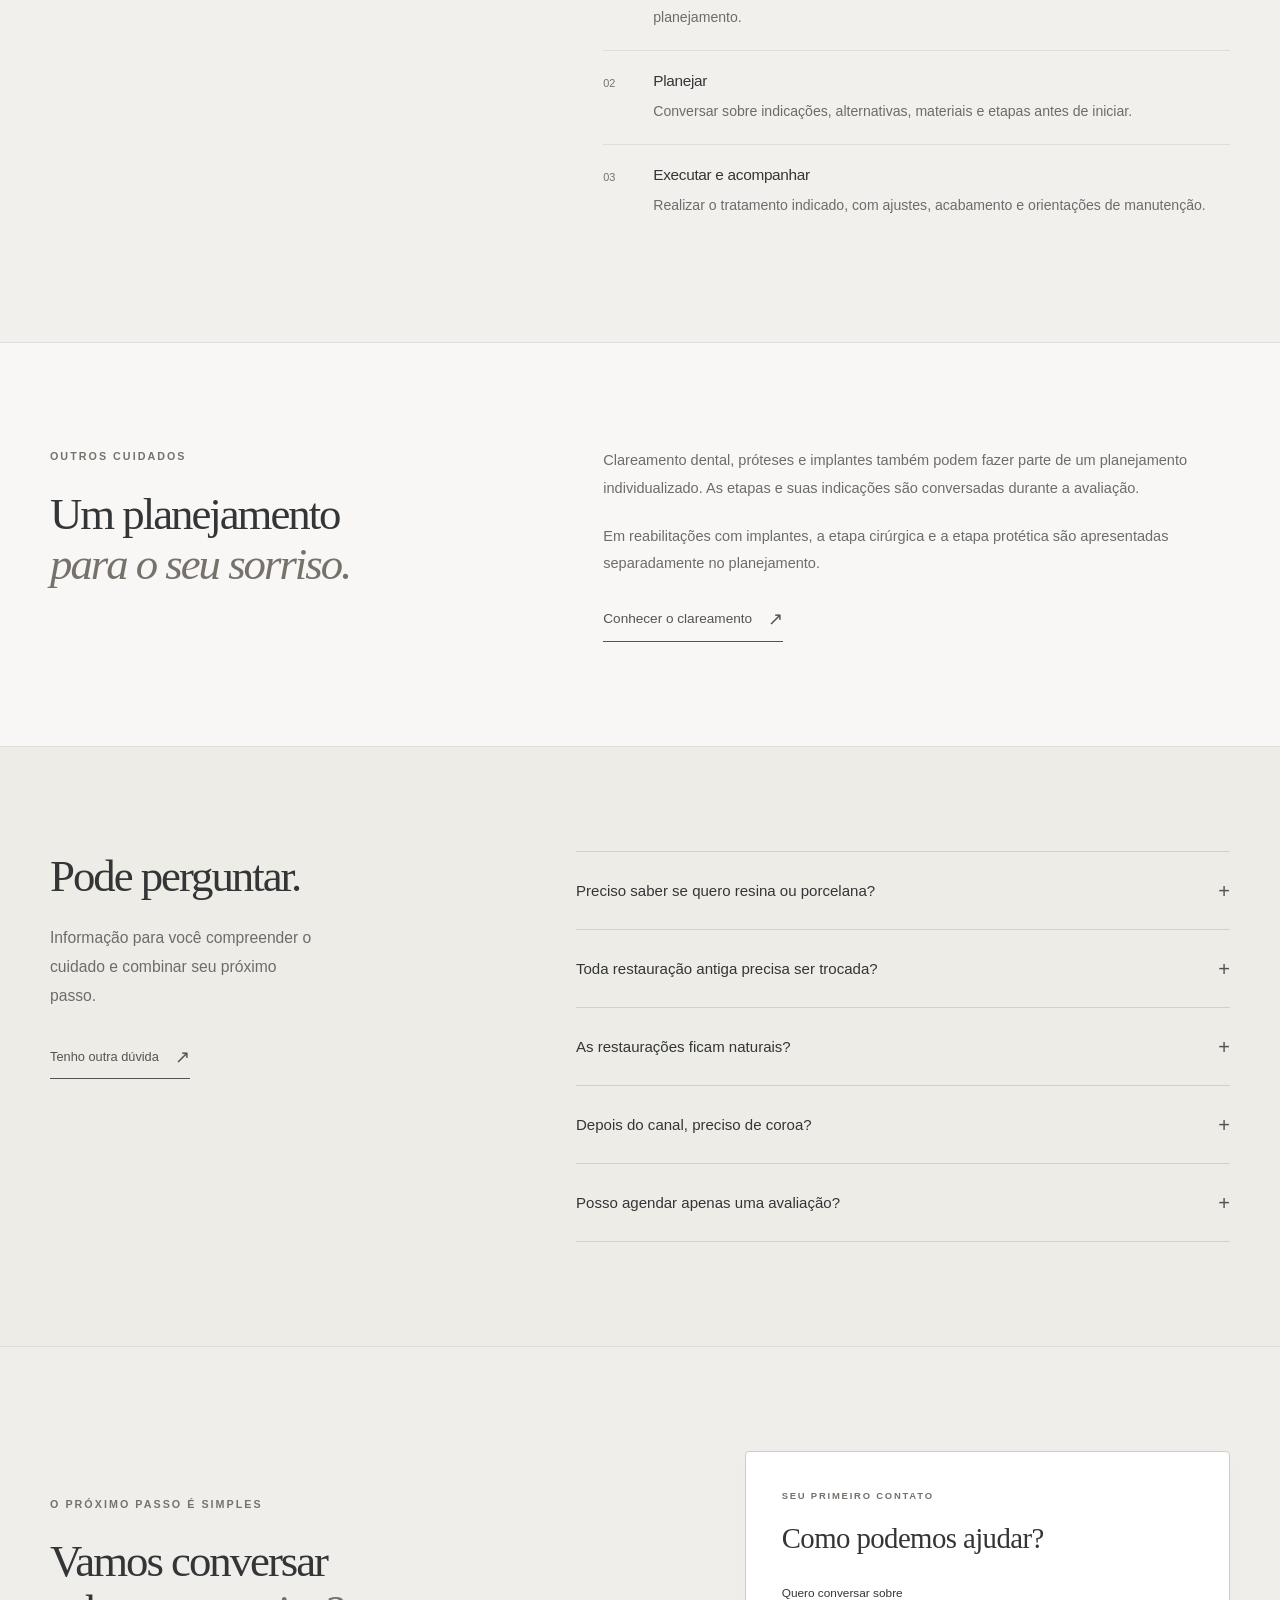
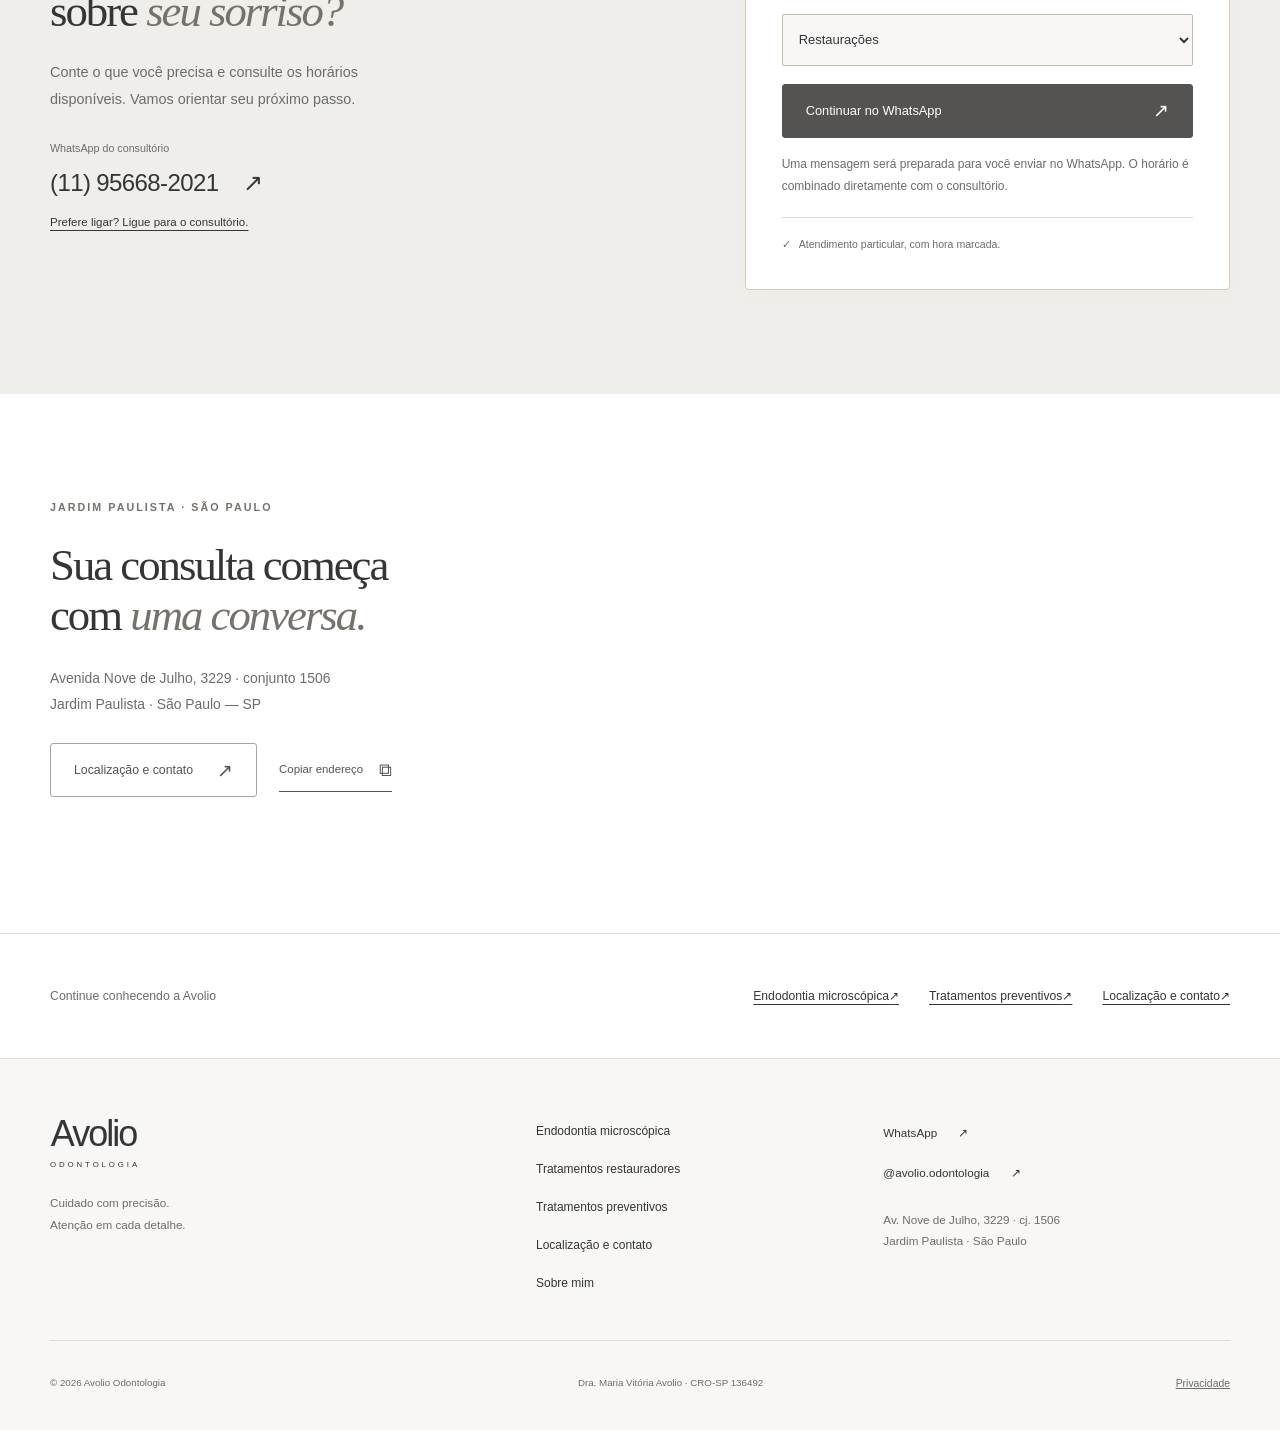
<file: tratamentos/index.html>
<!doctype html>
<html lang="pt-BR">
<head>
  <!-- Google tag (gtag.js) -->
  <script async src="https://www.googletagmanager.com/gtag/js?id=AW-16989951232">
  </script>
  <script>
    window.dataLayer = window.dataLayer || [];
    function gtag(){dataLayer.push(arguments);}
    gtag('js', new Date());

    gtag('config', 'AW-16989951232');
  </script>
  <meta charset="utf-8">
  <meta name="viewport" content="width=device-width, initial-scale=1">
  <meta name="robots" content="index, follow">
  <meta name="theme-color" content="#f8f6f2">
  <title>Tratamentos restauradores no Jardim Paulista | Avolio Odontologia</title>
  <meta name="description" content="Restaurações em resina e coroas em porcelana com planejamento individualizado. Conheça o atendimento da Avolio Odontologia no Jardim Paulista.">
  <meta property="og:title" content="Tratamentos restauradores no Jardim Paulista | Avolio Odontologia">
  <meta property="og:description" content="Restaurações em resina e coroas em porcelana com planejamento individualizado. Conheça o atendimento da Avolio Odontologia no Jardim Paulista.">
  <meta property="og:type" content="website">
  <meta property="og:locale" content="pt_BR">
  <link rel="canonical" href="https://www.mvendodontia.com.br/tratamentos/">
  <link
    rel="icon"
    type="image/svg+xml"
    href="data:image/svg+xml,%3Csvg xmlns='http://www.w3.org/2000/svg' viewBox='0 0 64 64'%3E%3Crect width='64' height='64' rx='12' fill='%23f8f6f2'/%3E%3Ctext x='32' y='47' font-family='Georgia,serif' text-anchor='middle' font-size='47' fill='%2376523f'%3EA%3C/text%3E%3C/svg%3E"
  >
  <link rel="stylesheet" href="../assets/avolio.css">
  <script src="../assets/avolio.js" defer></script>
</head>
<body class="service-page ">
  <a class="skip-link" href="#conteudo">Ir para o conteúdo</a>
  <header class="site-header">
    <div class="container header-inner">

      <a
        class="brand"
        href="../index.html"
        aria-label="Avolio Odontologia — início"
      >
        <span>Avolio</span>
        <small>ODONTOLOGIA</small>
      </a>

      <button
        class="menu-toggle"
        type="button"
        aria-controls="navegacao"
        aria-expanded="false"
      >
        <span class="menu-lines" aria-hidden="true"></span>
        <span class="sr-only">Abrir menu</span>
      </button>

      <nav
        id="navegacao"
        class="main-nav"
        aria-label="Navegação principal"
      >
        <a href="../index.html#tratamentos">Tratamentos</a>
        <a href="../index.html#consultorio">O consultório</a>
        <a href="../index.html#sobre">Sobre mim</a>
      </nav>

      <a
        class="button button-small header-contact"
        href="../contato/"
      >
        Agendar consulta
        <span aria-hidden="true">↗</span>
      </a>

    </div>
  </header>
  <main id="conteudo">
    <section class="page-hero" aria-labelledby="page-title"><div class="container">
      <nav class="breadcrumb" aria-label="Você está aqui"><a href="../index.html">Início</a><span aria-hidden="true">/</span><span aria-current="page">Tratamentos restauradores</span></nav>
      <div class="page-hero-grid"><div><p class="eyebrow">Tratamentos restauradores · Jardim Paulista</p><h1 id="page-title">Forma, função<br>e <em>naturalidade.</em></h1><p class="hero-description">Restaurações em resina e coroas em porcelana, com avaliação da estrutura do dente e planejamento individualizado.</p><div class="hero-actions"><a class="button" href="https://wa.me/5511956682021?text=Ol%C3%A1%21%20Gostaria%20de%20agendar%20uma%20avalia%C3%A7%C3%A3o%20para%20tratamentos%20restauradores." target="_blank" rel="noopener noreferrer">Agendar pelo WhatsApp <span aria-hidden="true">↗</span></a><a class="text-link" href="#restauradores">Conhecer os tratamentos <span aria-hidden="true">↗</span></a></div><div class="page-facts"><span>Atendimento particular</span><span>Dra. Maria Vitória Avolio</span><span>CRO-SP 136492</span></div></div>
      <!-- FOTO DA PÁGINA: substitua o src e atualize o alt ao trocar a foto. -->
      <figure class="photo-slot page-photo doctor"><img src="../WhatsApp%20Image%202026-08-07%20at%2011.14.24.jpeg" alt="Dra. Maria Vitória Avolio no consultório onde realiza avaliações e tratamentos odontológicos" width="960" height="1280" fetchpriority="high"><div class="photo-fallback" hidden><span>AVOLIO</span><p>Precisão e atenção em cada cuidado.</p></div></figure></div>
    </div></section><section class="section services" id="restauradores" aria-labelledby="restauradores-title"><div class="container"><div class="section-heading"><div><p class="eyebrow">Recuperar com cuidado</p><h2 id="restauradores-title">O tratamento começa<br>por entender o dente.</h2></div><p>A indicação leva em conta a estrutura dentária, a função, a queixa e as necessidades de cada paciente.</p></div><div class="service-grid"><article class="service-card care-card"><span class="service-number">01</span><h3>Restaurações em resina</h3><p>Reconstruções com atenção à anatomia, cor, acabamento e integração com o sorriso.</p></article><article class="service-card care-card"><span class="service-number">02</span><h3>Coroas em porcelana</h3><p>Planejamento para recuperar dentes comprometidos, considerando função, resistência e aparência natural.</p></article><article class="service-card care-card"><span class="service-number">03</span><h3>Avaliação de restaurações</h3><p>Análise de fraturas, desgastes e restaurações existentes para definir o que precisa ser tratado ou acompanhado.</p></article></div></div></section><section class="section section-soft"><div class="container explain-grid"><div><p class="eyebrow">Planejamento individualizado</p><h2>Restaurar envolve<br><em>olhar o conjunto.</em></h2></div><div class="explain-copy"><p>A primeira consulta serve para conhecer sua queixa e avaliar a saúde bucal. A câmera intraoral SkyCam pode auxiliar a visualização e a explicação das condições encontradas.</p><p>Quando necessário, radiografias e outros exames complementam o diagnóstico. Você recebe uma explicação das opções, da sequência do tratamento e dos cuidados envolvidos.</p><ol class="simple-steps"><li><div><h3>Avaliar</h3><p>Examinar o dente, a restauração existente e os demais aspectos relevantes para o planejamento.</p></div></li><li><div><h3>Planejar</h3><p>Conversar sobre indicações, alternativas, materiais e etapas antes de iniciar.</p></div></li><li><div><h3>Executar e acompanhar</h3><p>Realizar o tratamento indicado, com ajustes, acabamento e orientações de manutenção.</p></div></li></ol></div></div></section><section class="section"><div class="container explain-grid"><div><p class="eyebrow">Outros cuidados</p><h2>Um planejamento<br><em>para o seu sorriso.</em></h2></div><div class="explain-copy"><p>Clareamento dental, próteses e implantes também podem fazer parte de um planejamento individualizado. As etapas e suas indicações são conversadas durante a avaliação.</p><p>Em reabilitações com implantes, a etapa cirúrgica e a etapa protética são apresentadas separadamente no planejamento.</p><a class="text-link" href="../clareamento/">Conhecer o clareamento <span aria-hidden="true">↗</span></a></div></div></section><section class="section faq" id="duvidas" aria-labelledby="faq-title"><div class="container faq-grid"><div><p class="eyebrow">Antes da sua consulta</p><h2 id="faq-title">Pode perguntar.</h2><p>Informação para você compreender o cuidado e combinar seu próximo passo.</p><a class="text-link" href="https://wa.me/5511956682021?text=Ol%C3%A1%21%20Tenho%20uma%20d%C3%BAvida%20sobre%20o%20atendimento%20na%20Avolio%20Odontologia." target="_blank" rel="noopener noreferrer">Tenho outra dúvida <span aria-hidden="true">↗</span></a></div><div class="faq-list"><details><summary>Preciso saber se quero resina ou porcelana?<span aria-hidden="true">+</span></summary><div class="faq-answer">Não. A avaliação serve para entender a condição do dente e explicar quais alternativas podem ser indicadas para você.</div></details><details><summary>Toda restauração antiga precisa ser trocada?<span aria-hidden="true">+</span></summary><div class="faq-answer">A necessidade é definida após a avaliação clínica e, quando indicados, exames complementares. Algumas situações podem ser acompanhadas; outras precisam de tratamento.</div></details><details><summary>As restaurações ficam naturais?<span aria-hidden="true">+</span></summary><div class="faq-answer">A resina composta permite trabalhar cor, forma e textura. O planejamento considera as condições do dente, a extensão da restauração e as características de cada paciente.</div></details><details><summary>Depois do canal, preciso de coroa?<span aria-hidden="true">+</span></summary><div class="faq-answer">A indicação depende da quantidade de estrutura dentária remanescente e da avaliação individual do dente. A restauração definitiva é discutida como parte do planejamento.</div></details><details><summary>Posso agendar apenas uma avaliação?<span aria-hidden="true">+</span></summary><div class="faq-answer">Sim. A consulta é o momento de conhecer as possibilidades e esclarecer as dúvidas antes de decidir sobre o tratamento.</div></details></div></div></section>
    <section
      id="contato"
      class="section contact"
      aria-labelledby="contact-title"
    >
      <div class="container contact-grid">

        <div class="contact-copy">

          <p class="eyebrow">O próximo passo é simples</p>

          <h2 id="contact-title">
            Vamos conversar<br>
            sobre <em>seu sorriso?</em>
          </h2>

          <p>
            Conte o que você precisa e consulte os horários
            disponíveis. Vamos orientar seu próximo passo.
          </p>

          <div class="contact-method">

            <span>WhatsApp do consultório</span>

            <a
              href="https://wa.me/5511956682021"
              target="_blank"
              rel="noopener noreferrer"
            >
              (11) 95668-2021
              <span aria-hidden="true">↗</span>
            </a>

          </div>

          <a class="call-link" href="tel:+5511956682021">
            Prefere ligar? Ligue para o consultório.
          </a>

        </div>

        <div class="booking-card">

          <p class="eyebrow">Seu primeiro contato</p>

          <h3>Como podemos ajudar?</h3>

          <label for="motivo">
            Quero conversar sobre
          </label>

          <select id="motivo">

            <option value="avaliacao">
              Uma avaliação / ainda não sei
            </option>

            <option value="limpeza">
              Limpeza dental
            </option>

            <option value="restauracoes" selected>
              Restaurações
            </option>

            <option value="canal">
              Canal com microscópio
            </option>

            <option value="outros">
              Clareamento, coroas ou implantes
            </option>

            <option value="urgencia">
              Uma urgência odontológica
            </option>

          </select>

          <a
            id="booking-link"
            class="button"
            href="https://wa.me/5511956682021?text=Ol%C3%A1%21%20Gostaria%20de%20agendar%20uma%20avalia%C3%A7%C3%A3o%20para%20restaura%C3%A7%C3%B5es."
            target="_blank"
            rel="noopener noreferrer"
          >
            Continuar no WhatsApp
            <span aria-hidden="true">↗</span>
          </a>

          <p class="booking-note">
            Uma mensagem será preparada para você enviar no
            WhatsApp. O horário é combinado diretamente com
            o consultório.
          </p>

          <noscript>
            <p class="booking-note">
              Informe o tratamento desejado na sua mensagem
              pelo WhatsApp.
            </p>
          </noscript>

          <div class="booking-footnote">
            <span aria-hidden="true">✓</span>
            Atendimento particular, com hora marcada.
          </div>

        </div>

      </div>
    </section>
    <section class="section location" id="localizacao"><div class="container"><p class="eyebrow">Jardim Paulista · São Paulo</p><h2>Sua consulta começa<br>com <em>uma conversa.</em></h2><address>Avenida Nove de Julho, 3229 · conjunto 1506<br>Jardim Paulista · São Paulo — SP</address><div class="location-actions"><a class="button button-outline" href="../contato/">Localização e contato <span aria-hidden="true">↗</span></a><button class="text-link copy-address" type="button">Copiar endereço <span aria-hidden="true">⧉</span></button></div><p id="copy-status" class="copy-status" role="status" aria-live="polite"></p></div></section>
    <aside class="related"><div class="container related-inner"><p>Continue conhecendo a Avolio</p><nav aria-label="Outras páginas"><a href="../endodontia/">Endodontia microscópica <span aria-hidden="true">↗</span></a><a href="../tratamentos-preventivos/">Tratamentos preventivos <span aria-hidden="true">↗</span></a><a href="../contato/">Localização e contato <span aria-hidden="true">↗</span></a></nav></div></aside>
  </main>
  <footer class="site-footer">
    <div class="container">

      <div class="footer-top">

        <div>

          <a
            class="brand"
            href="../index.html"
            aria-label="Avolio Odontologia — voltar ao início"
          >
            <span>Avolio</span>
            <small>ODONTOLOGIA</small>
          </a>

          <p>
            Cuidado com precisão.<br>
            Atenção em cada detalhe.
          </p>

        </div>

        <nav aria-label="Navegação do rodapé">
<a href="../endodontia/">Endodontia microscópica</a>
<a href="../tratamentos/">Tratamentos restauradores</a>
<a href="../tratamentos-preventivos/">Tratamentos preventivos</a>
<a href="../contato/">Localização e contato</a>
<a href="../index.html#sobre">Sobre mim</a>
</nav>

        <div class="footer-contact">

          <a
            href="https://wa.me/5511956682021"
            target="_blank"
            rel="noopener noreferrer"
          >
            WhatsApp
            <span aria-hidden="true">↗</span>
          </a>

          <a
            href="https://www.instagram.com/avolio.odontologia/"
            target="_blank"
            rel="noopener noreferrer"
          >
            @avolio.odontologia
            <span aria-hidden="true">↗</span>
          </a>

          <a href="../contato/#localizacao">
            Av. Nove de Julho, 3229 · cj. 1506<br>
            Jardim Paulista · São Paulo
          </a>

        </div>

      </div>

      <div class="footer-bottom">

        <span>© 2026 Avolio Odontologia</span>

        <span>
          Dra. Maria Vitória Avolio · CRO-SP 136492
        </span>

        <button id="privacy-open" type="button">
          Privacidade
        </button>

      </div>

    </div>
  </footer>
  <div class="mobile-contact">

    <span>Vamos cuidar de você?</span>

    <a
      class="button button-small"
      href="../contato/"
    >
      Agendar consulta
      <span aria-hidden="true">↗</span>
    </a>

  </div>
  <dialog
    id="privacy-dialog"
    aria-labelledby="privacy-title"
  >
    <div class="privacy-content">

      <button
        class="dialog-close"
        type="button"
        aria-label="Fechar aviso de privacidade"
      >
        ×
      </button>

      <p class="eyebrow">Avolio Odontologia</p>

      <h2 id="privacy-title">Sua privacidade</h2>

      <p>
        Este site utiliza a tag do Google Ads para medição de
        campanhas. Não solicitamos dados de saúde nem cadastro
        por este site. O uso da tag pode envolver o tratamento
        de informações de navegação pelo Google, conforme as
        configurações de privacidade aplicáveis.
      </p>

      <p>
        Ao abrir WhatsApp, Instagram ou Google Maps, você acessa
        um serviço externo, sujeito às regras de privacidade
        desse serviço. Informações sobre consultas são tratadas
        diretamente com o consultório.
      </p>

      <a
        class="text-link"
        href="https://wa.me/5511956682021?text=Ol%C3%A1%21%20Gostaria%20de%20esclarecer%20uma%20d%C3%BAvida%20sobre%20privacidade."
        target="_blank"
        rel="noopener noreferrer"
      >
        Falar com o consultório
        <span aria-hidden="true">↗</span>
      </a>

    </div>
  </dialog>
</body>
</html>
</file>
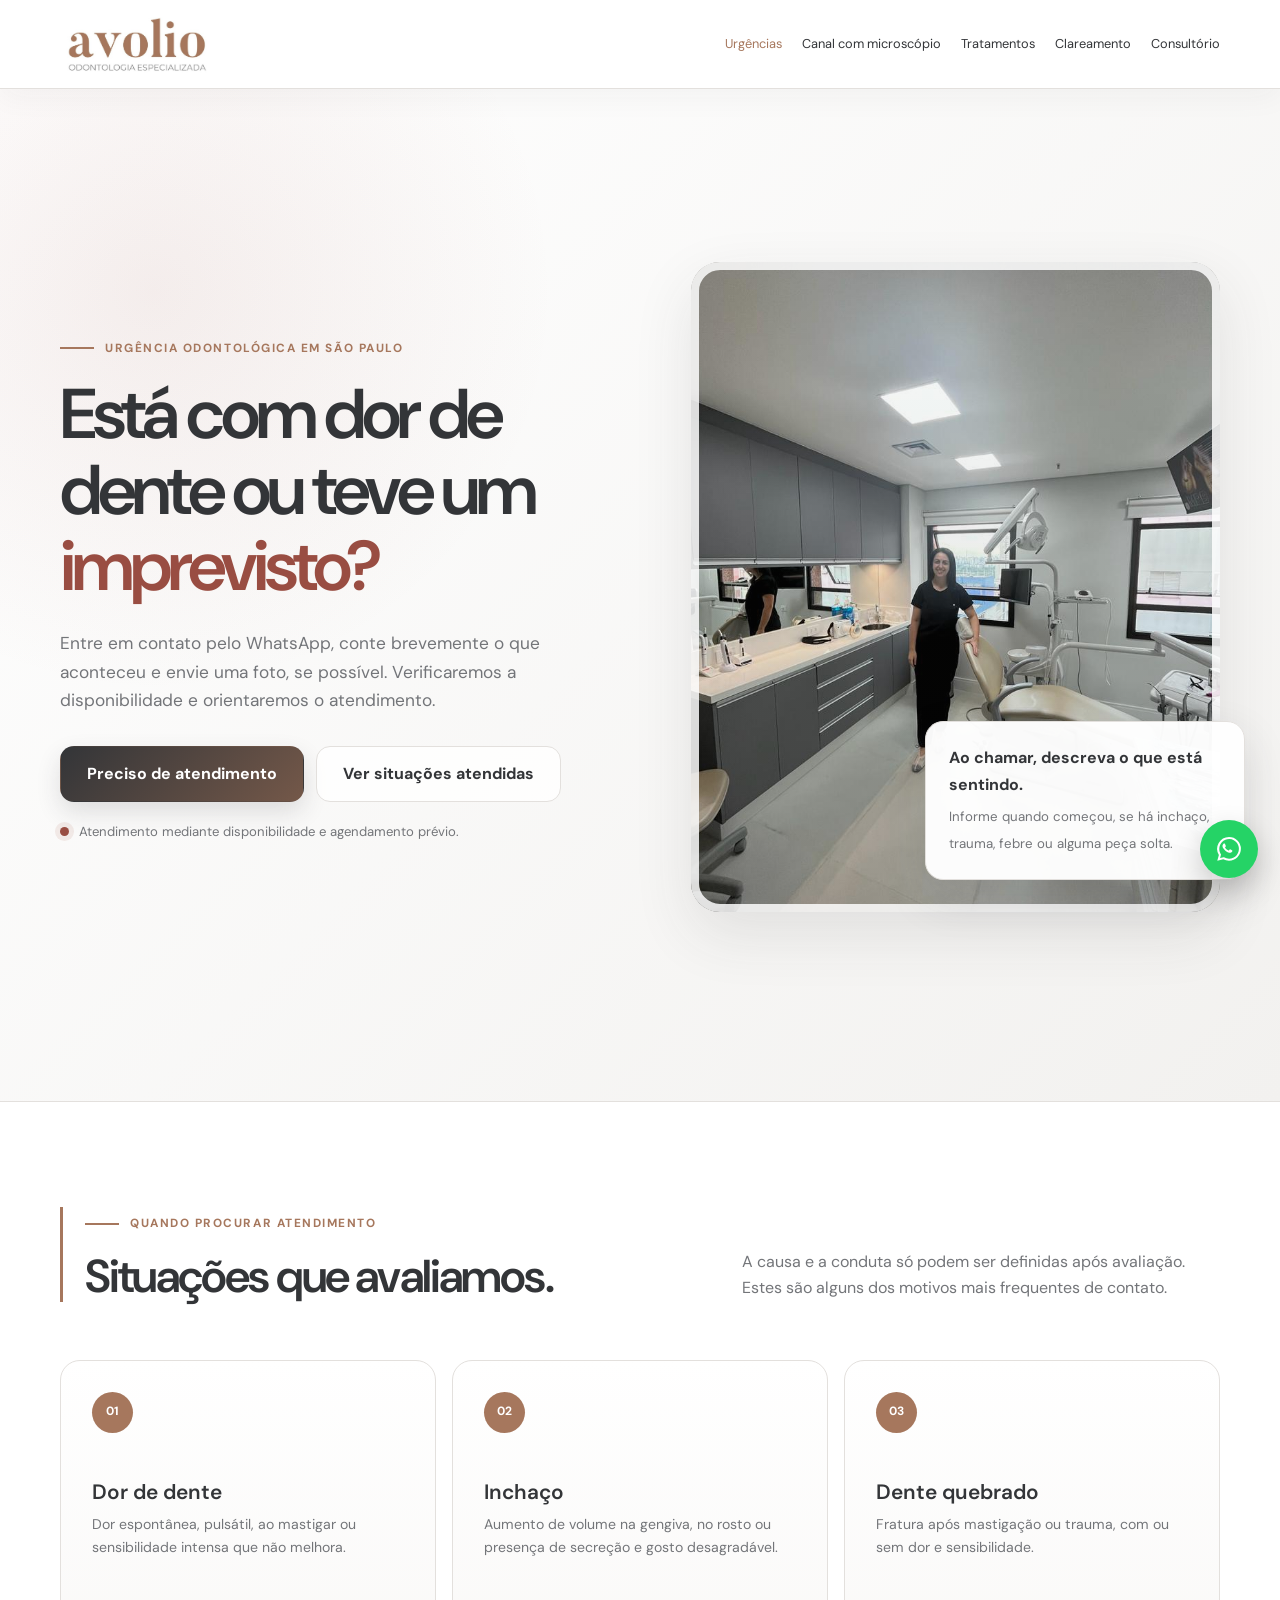
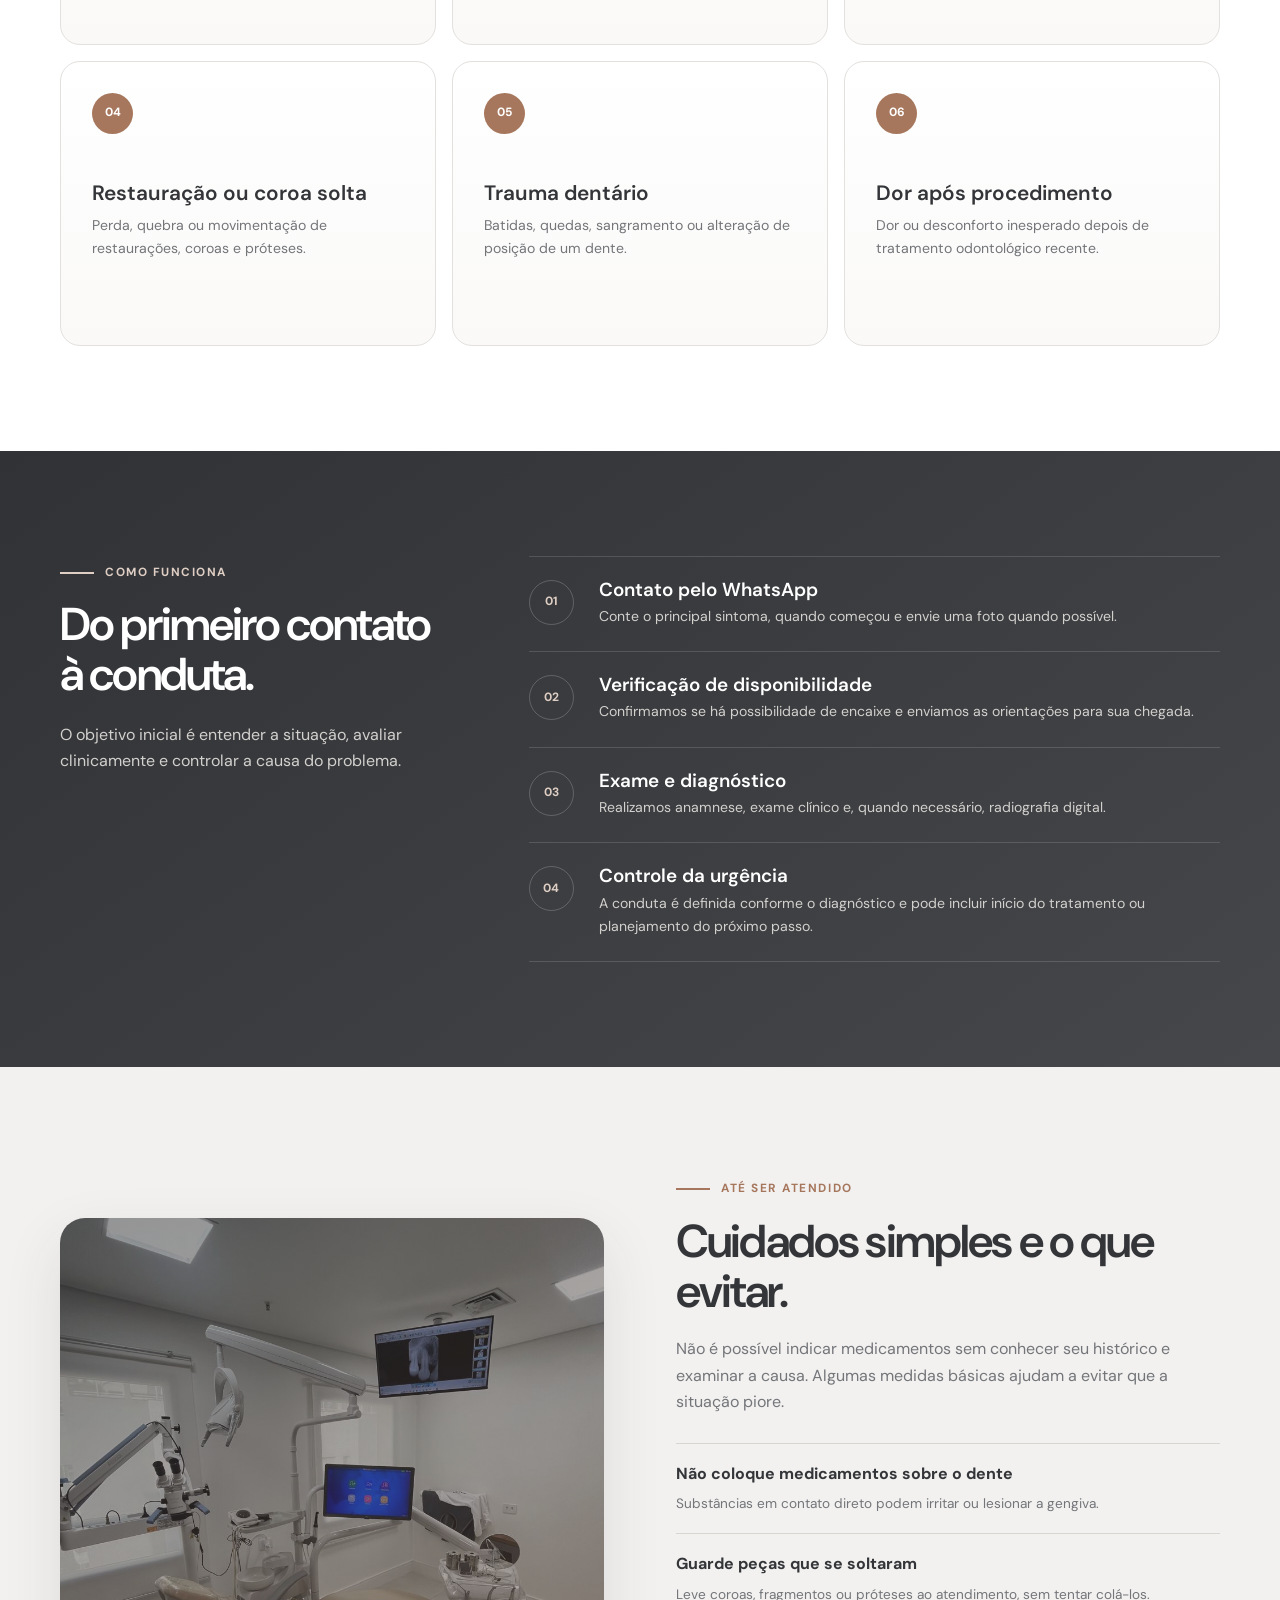
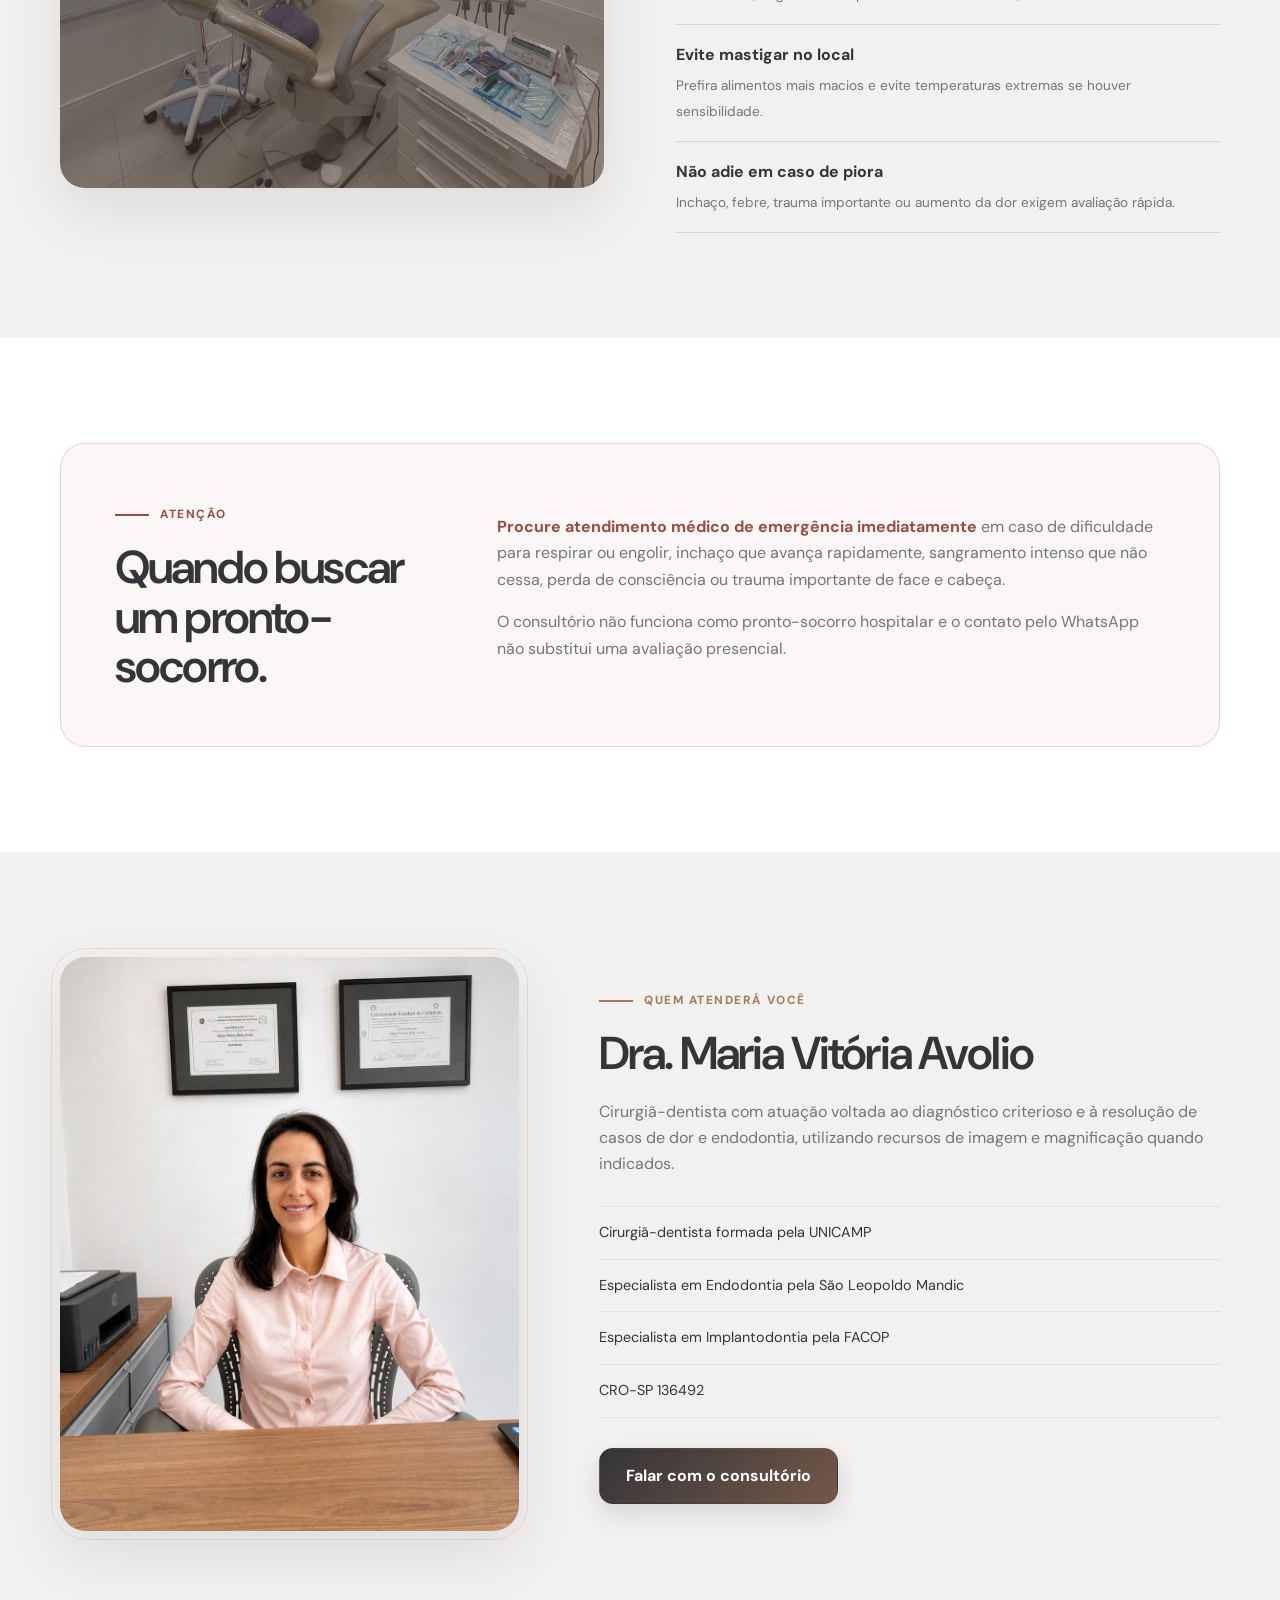
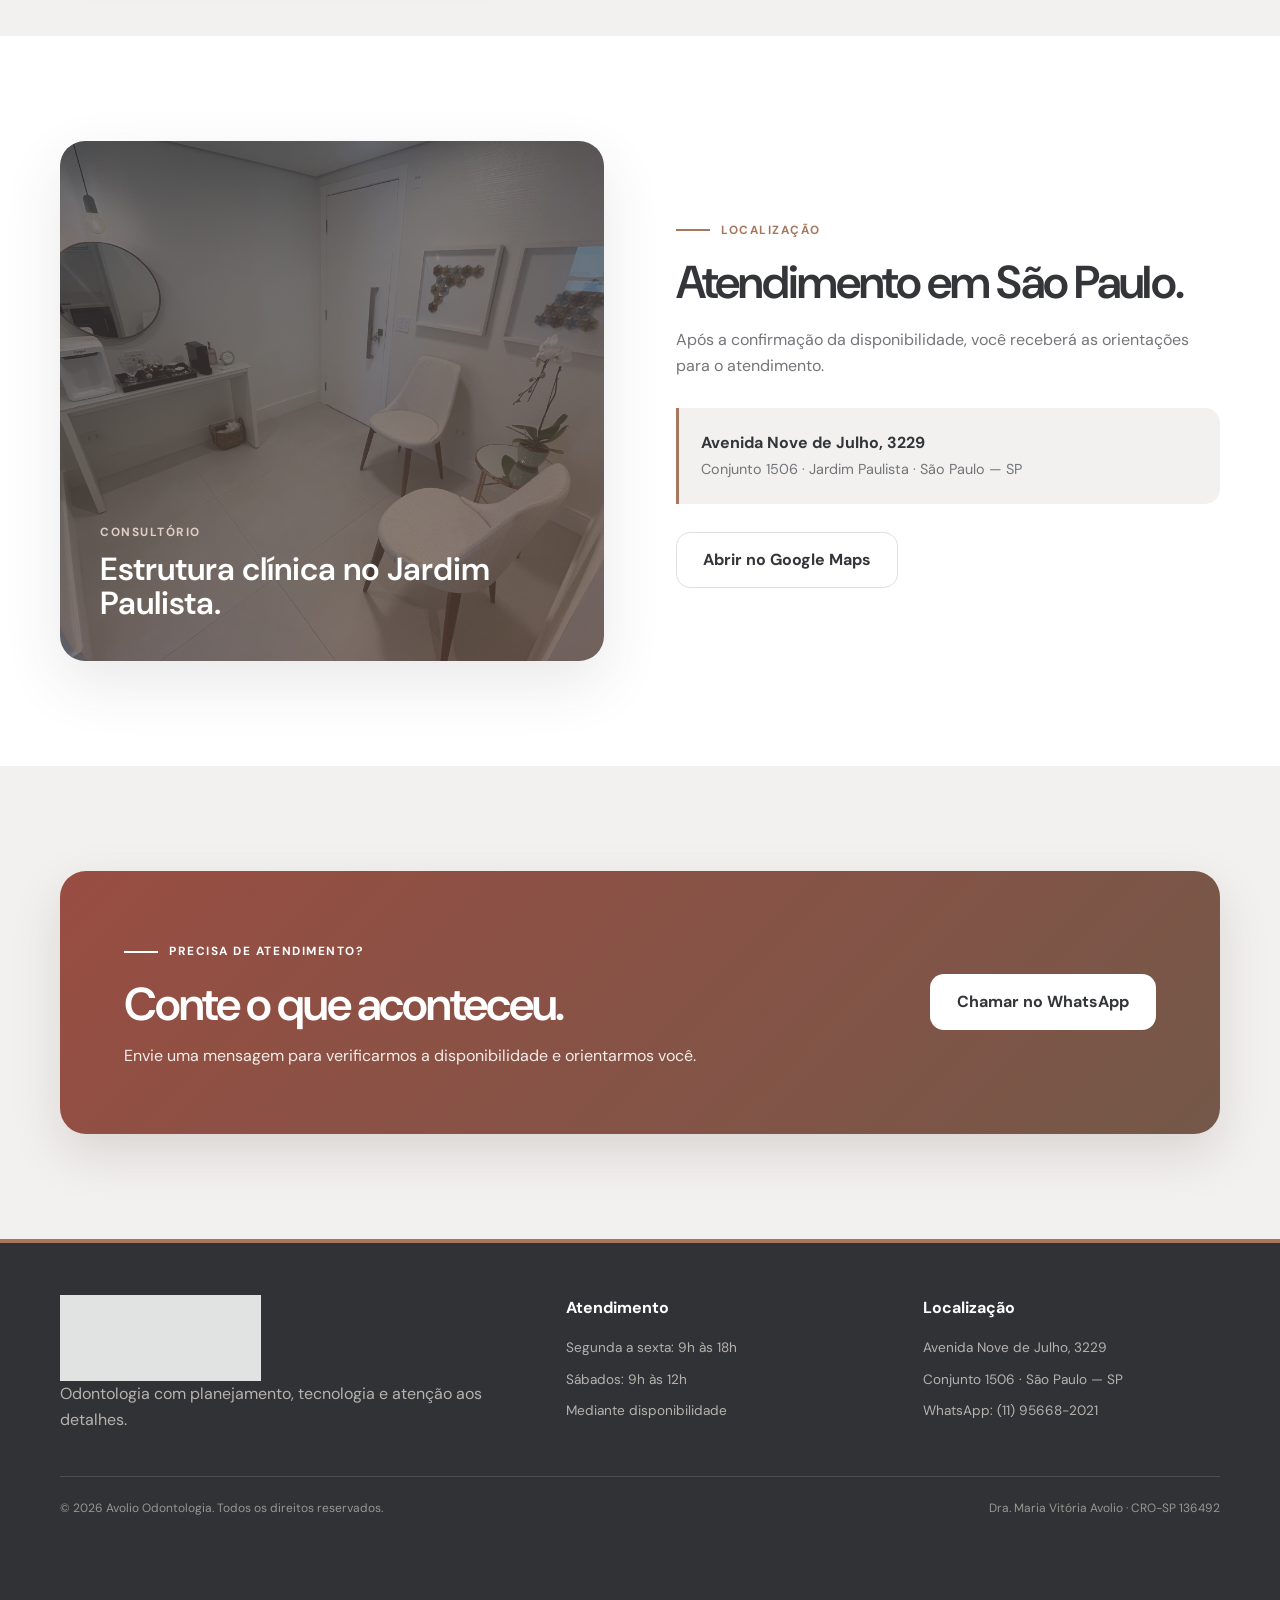
<file: urgencia/index.html>
<!DOCTYPE html>
<html lang="pt-BR">
<head>
  <meta charset="UTF-8"><meta name="viewport" content="width=device-width,initial-scale=1">
  <meta name="description" content="Atendimento de urgência odontológica em São Paulo para dor de dente, inchaço, dente quebrado, trauma e perda de restauração ou coroa, mediante disponibilidade.">
  <meta name="theme-color" content="#fafaf9"><meta property="og:type" content="website"><meta property="og:locale" content="pt_BR">
  <meta property="og:title" content="Urgência Odontológica em São Paulo | Avolio Odontologia"><meta property="og:description" content="Está com dor ou teve um imprevisto? Entre em contato para verificarmos a disponibilidade de atendimento.">
  <link rel="canonical" href="https://www.mvendodontia.com.br/urgencia/"><title>Urgência Odontológica em São Paulo | Avolio Odontologia</title>
  <link rel="preconnect" href="https://fonts.googleapis.com"><link rel="preconnect" href="https://fonts.gstatic.com" crossorigin><link href="https://fonts.googleapis.com/css2?family=DM+Sans:wght@400;500;600;700&display=swap" rel="stylesheet">
  <style>
    :root{--bg:#fafaf9;--soft:#f2f1f0;--white:#fff;--ink:#333538;--muted:#737579;--bronze:#a6775d;--bronze-dark:#745849;--bronze-light:#dfcec4;--line:#e3e0dd;--dark:#303235;--alert:#994d42;--shadow:0 22px 60px rgba(51,53,56,.11)}
    *{box-sizing:border-box;margin:0;padding:0}html{scroll-behavior:smooth;scroll-padding-top:100px}body{font-family:"DM Sans",sans-serif;color:var(--ink);background:var(--bg);line-height:1.65;-webkit-font-smoothing:antialiased}a{color:inherit;text-decoration:none}p{color:var(--muted)}.container{width:min(1160px,calc(100% - 40px));margin-inline:auto}h1,h2,h3{font-weight:600;line-height:1.08}h1{font-size:clamp(2.8rem,5.5vw,5.35rem);letter-spacing:-.055em}h2{font-size:clamp(2rem,3.6vw,3.65rem);letter-spacing:-.04em}h3{font-size:1.3rem}:focus-visible{outline:3px solid rgba(166,119,93,.38);outline-offset:4px}.eyebrow{display:inline-flex;align-items:center;gap:11px;margin-bottom:18px;color:var(--bronze);font-size:.74rem;font-weight:700;letter-spacing:.13em;text-transform:uppercase}.eyebrow:before{content:"";width:34px;height:2px;background:currentColor}.btn{display:inline-flex;align-items:center;justify-content:center;min-height:56px;padding:0 26px;border:1px solid transparent;border-radius:14px;font-weight:700;transition:.25s}.btn:hover{transform:translateY(-2px)}.btn-primary{color:#fff;background:linear-gradient(135deg,var(--ink),var(--bronze-dark));box-shadow:0 10px 24px rgba(51,53,56,.14)}.btn-outline{border-color:var(--line);background:rgba(255,255,255,.82)}.btn-outline:hover{color:var(--bronze);border-color:var(--bronze)}
    header{position:sticky;top:0;z-index:50;border-bottom:1px solid var(--line);background:rgba(255,255,255,.95);backdrop-filter:blur(18px);box-shadow:0 8px 30px rgba(51,53,56,.045)}.nav{height:88px;display:flex;align-items:center;justify-content:space-between;gap:24px}.brand{width:255px;height:66px;background:url("[data-uri]") left center/contain no-repeat}.nav-links{display:flex;align-items:center;gap:20px;list-style:none;font-size:.8rem}.nav-links a:hover,.nav-links a[aria-current="page"]{color:var(--bronze)}
    .hero{min-height:calc(100vh - 88px);display:grid;align-items:center;border-bottom:1px solid var(--line);background:radial-gradient(circle at 12% 20%,rgba(153,77,66,.09),transparent 29%),linear-gradient(135deg,#fff,#f2f1ef)}.hero-grid{display:grid;grid-template-columns:1.03fr .97fr;gap:70px;align-items:center;padding:68px 0 84px}.hero h1 span{color:var(--alert)}.hero-copy>p{max-width:620px;margin:25px 0 31px;font-size:1.08rem}.hero-actions{display:flex;flex-wrap:wrap;gap:12px}.availability{display:flex;align-items:center;gap:10px;margin-top:19px;color:var(--muted);font-size:.82rem}.availability:before{content:"";width:9px;height:9px;border-radius:50%;background:var(--alert);box-shadow:0 0 0 5px rgba(153,77,66,.1)}.hero-photo{position:relative;min-height:650px;border-radius:29px;background:linear-gradient(rgba(35,35,34,.02),rgba(35,35,34,.15)),url("../consultorio-topo.jpg") center/cover no-repeat;box-shadow:var(--shadow);outline:8px solid rgba(255,255,255,.84);outline-offset:-8px}.hero-card{position:absolute;right:-25px;bottom:32px;width:min(320px,82%);padding:23px;border:1px solid var(--line);border-radius:18px;background:rgba(255,255,255,.97);box-shadow:0 18px 45px rgba(51,53,56,.14)}.hero-card strong{display:block;margin-bottom:5px}.hero-card span{color:var(--muted);font-size:.83rem}
    section{padding:105px 0}.section-head{display:grid;grid-template-columns:1fr .78fr;align-items:end;gap:70px;margin-bottom:58px}.section-head>div:first-child{padding-left:22px;border-left:3px solid var(--bronze)}.section-head p{max-width:520px}.situations{background:#fff}.situation-grid{display:grid;grid-template-columns:repeat(3,1fr);gap:16px}.situation-card{min-height:285px;padding:31px;border:1px solid var(--line);border-radius:20px;background:linear-gradient(180deg,#fff,#faf9f8);transition:.25s}.situation-card:hover{transform:translateY(-4px);box-shadow:var(--shadow)}.situation-card span{display:grid;place-items:center;width:41px;height:41px;margin-bottom:48px;border-radius:50%;color:#fff;background:var(--bronze);font-size:.75rem;font-weight:700}.situation-card h3{margin-bottom:10px}.situation-card p{font-size:.88rem}
    .contact{color:#fff;background:linear-gradient(145deg,#303235,#45474a)}.contact p{color:#d3d1ce}.contact .eyebrow{color:var(--bronze-light)}.contact-grid{display:grid;grid-template-columns:.72fr 1.28fr;gap:80px}.steps{counter-reset:step}.step{display:grid;grid-template-columns:52px 1fr;gap:18px;padding:23px 0;border-top:1px solid rgba(255,255,255,.14)}.step:last-child{border-bottom:1px solid rgba(255,255,255,.14)}.step:before{counter-increment:step;content:counter(step,decimal-leading-zero);width:43px;height:43px;display:grid;place-items:center;border:1px solid rgba(255,255,255,.2);border-radius:50%;color:var(--bronze-light);font-size:.75rem;font-weight:700}.step h3{margin-bottom:5px;font-size:1.18rem}.step p{font-size:.88rem}
    .first-care{background:var(--soft)}.care-grid{display:grid;grid-template-columns:1fr 1fr;gap:72px;align-items:center}.care-photo{min-height:570px;border-radius:25px;background:linear-gradient(155deg,rgba(48,50,53,.52),rgba(116,88,73,.42)),url("../4.jpeg") center/cover no-repeat;box-shadow:var(--shadow)}.care-copy>p{margin-top:20px}.care-list{display:grid;margin-top:27px}.care-item{padding:17px 0;border-top:1px solid #d9d5d1}.care-item:last-child{border-bottom:1px solid #d9d5d1}.care-item strong{display:block;margin-bottom:3px}.care-item span{color:var(--muted);font-size:.85rem}
    .warning{background:#fff}.warning-box{display:grid;grid-template-columns:.65fr 1.35fr;gap:60px;padding:54px;border:1px solid rgba(153,77,66,.2);border-radius:25px;background:#fbf7f6}.warning-box .eyebrow{color:var(--alert)}.warning-copy p{margin-top:16px}.warning-copy strong{color:var(--alert)}
    .doctor{background:var(--soft)}.doctor-grid{display:grid;grid-template-columns:.85fr 1.15fr;gap:80px;align-items:center}.doctor-photo{aspect-ratio:4/5;border-radius:26px;background:url("../WhatsApp%20Image%202026-08-07%20at%2011.50.32.jpeg") center/cover no-repeat;box-shadow:var(--shadow);outline:1px solid rgba(166,119,93,.16);outline-offset:8px}.doctor-copy p{margin-top:20px}.credentials{display:grid;margin-top:28px}.credential{padding:14px 0;border-top:1px solid var(--line);font-size:.9rem}.credential:last-child{border-bottom:1px solid var(--line)}
    .location{background:#fff}.location-grid{display:grid;grid-template-columns:1fr 1fr;gap:72px;align-items:center}.location-photo{min-height:520px;display:flex;flex-direction:column;justify-content:flex-end;padding:40px;border-radius:25px;color:#fff;background:linear-gradient(155deg,rgba(48,50,53,.68),rgba(116,88,73,.62)),url("../recep2.jpeg") center/cover no-repeat;box-shadow:var(--shadow)}.location-photo span{color:var(--bronze-light);font-size:.74rem;font-weight:700;letter-spacing:.13em;text-transform:uppercase}.location-photo h3{max-width:430px;margin-top:9px;font-size:2rem}.location-copy p{margin-top:19px}.address{margin:28px 0;padding:22px;border-left:3px solid var(--bronze);border-radius:0 15px 15px 0;background:var(--soft)}.address strong{display:block}.address span{color:var(--muted);font-size:.9rem}.cta{background:var(--soft)}.cta-box{display:grid;grid-template-columns:1fr auto;align-items:center;gap:60px;padding:64px;border-radius:26px;color:#fff;background:linear-gradient(135deg,var(--alert),var(--bronze-dark));box-shadow:0 20px 48px rgba(116,88,73,.18)}.cta-box p{max-width:680px;margin-top:14px;color:#f4ece7}.cta-box .btn{color:var(--ink);background:#fff}
    footer{padding:52px 0 90px;border-top:4px solid var(--bronze);color:#d9d7d3;background:#303235}.footer-grid{display:grid;grid-template-columns:1.2fr .8fr .8fr;gap:60px}.footer-logo{width:245px;height:86px;background:url("[data-uri]") left center/contain no-repeat;filter:brightness(0) invert(1);opacity:.86}.footer-grid h4{margin-bottom:16px;color:#fff}.footer-grid ul{display:grid;gap:9px;list-style:none;font-size:.85rem}.footer-grid p,.footer-grid li{color:#b6b3af}.legal{display:flex;justify-content:space-between;gap:20px;margin-top:42px;padding-top:22px;border-top:1px solid rgba(255,255,255,.13);color:#999793;font-size:.75rem}.whatsapp{position:fixed;right:22px;bottom:22px;z-index:45;width:58px;height:58px;display:grid;place-items:center;border-radius:50%;color:#fff;background:#25d366;box-shadow:0 12px 30px rgba(0,0,0,.2)}.whatsapp svg{width:30px;fill:currentColor}
    @media(max-width:980px){.nav-links li:not(:last-child){display:none}.hero-grid,.section-head,.contact-grid,.care-grid,.warning-box,.doctor-grid,.location-grid{grid-template-columns:1fr}.hero-grid{gap:50px}.hero-photo{min-height:570px}.hero-card{right:22px}.situation-grid{grid-template-columns:1fr 1fr}.contact-grid{gap:38px}.footer-grid{grid-template-columns:1fr 1fr}.footer-grid>div:first-child{grid-column:1/-1}.cta-box{grid-template-columns:1fr}}
    @media(max-width:620px){.container{width:min(100% - 28px,1160px)}section{padding:78px 0}.brand{width:175px;height:52px}.nav{height:76px}.nav-links{font-size:.8rem}.hero{min-height:auto}.hero-grid{padding:55px 0 70px}.hero-photo{min-height:500px}.hero-actions{display:grid}.hero-actions .btn{width:100%}.hero-card{right:16px;left:16px;bottom:16px;width:auto}.situation-grid{grid-template-columns:1fr}.situation-card{min-height:auto}.situation-card span{margin-bottom:30px}.care-photo,.location-photo{min-height:450px}.warning-box{padding:34px 25px}.cta-box{padding:38px 26px}.footer-grid{grid-template-columns:1fr}.footer-grid>div:first-child{grid-column:auto}.legal{flex-direction:column}.whatsapp{right:15px;bottom:15px}}
  </style>
</head>
<body>
  <header><nav class="container nav" aria-label="Navegação principal"><a class="brand" href="../" aria-label="Voltar para Avolio Odontologia"></a><ul class="nav-links"><li><a href="./" aria-current="page">Urgências</a></li><li><a href="../endodontia/">Canal com microscópio</a></li><li><a href="../tratamentos/">Tratamentos</a></li><li><a href="../clareamento/">Clareamento</a></li><li><a href="../consultorio/">Consultório</a></li></ul></nav></header>
  <main>
    <section class="hero"><div class="container hero-grid"><div class="hero-copy"><span class="eyebrow">Urgência odontológica em São Paulo</span><h1>Está com dor de dente ou teve um <span>imprevisto?</span></h1><p>Entre em contato pelo WhatsApp, conte brevemente o que aconteceu e envie uma foto, se possível. Verificaremos a disponibilidade e orientaremos o atendimento.</p><div class="hero-actions"><a class="btn btn-primary" href="https://wa.me/5511956682021?text=Ol%C3%A1%21%20Preciso%20de%20atendimento%20odontol%C3%B3gico%20de%20urg%C3%AAncia.%20O%20que%20aconteceu%20foi%3A%20" target="_blank" rel="noopener noreferrer">Preciso de atendimento</a><a class="btn btn-outline" href="#casos">Ver situações atendidas</a></div><div class="availability">Atendimento mediante disponibilidade e agendamento prévio.</div></div><div class="hero-photo" role="img" aria-label="Consultório da Avolio Odontologia"><div class="hero-card"><strong>Ao chamar, descreva o que está sentindo.</strong><span>Informe quando começou, se há inchaço, trauma, febre ou alguma peça solta.</span></div></div></div></section>
    <section class="situations" id="casos"><div class="container"><div class="section-head"><div><span class="eyebrow">Quando procurar atendimento</span><h2>Situações que avaliamos.</h2></div><p>A causa e a conduta só podem ser definidas após avaliação. Estes são alguns dos motivos mais frequentes de contato.</p></div><div class="situation-grid"><article class="situation-card"><span>01</span><h3>Dor de dente</h3><p>Dor espontânea, pulsátil, ao mastigar ou sensibilidade intensa que não melhora.</p></article><article class="situation-card"><span>02</span><h3>Inchaço</h3><p>Aumento de volume na gengiva, no rosto ou presença de secreção e gosto desagradável.</p></article><article class="situation-card"><span>03</span><h3>Dente quebrado</h3><p>Fratura após mastigação ou trauma, com ou sem dor e sensibilidade.</p></article><article class="situation-card"><span>04</span><h3>Restauração ou coroa solta</h3><p>Perda, quebra ou movimentação de restaurações, coroas e próteses.</p></article><article class="situation-card"><span>05</span><h3>Trauma dentário</h3><p>Batidas, quedas, sangramento ou alteração de posição de um dente.</p></article><article class="situation-card"><span>06</span><h3>Dor após procedimento</h3><p>Dor ou desconforto inesperado depois de tratamento odontológico recente.</p></article></div></div></section>
    <section class="contact"><div class="container contact-grid"><div><span class="eyebrow">Como funciona</span><h2>Do primeiro contato à conduta.</h2><p style="margin-top:22px">O objetivo inicial é entender a situação, avaliar clinicamente e controlar a causa do problema.</p></div><div class="steps"><article class="step"><div><h3>Contato pelo WhatsApp</h3><p>Conte o principal sintoma, quando começou e envie uma foto quando possível.</p></div></article><article class="step"><div><h3>Verificação de disponibilidade</h3><p>Confirmamos se há possibilidade de encaixe e enviamos as orientações para sua chegada.</p></div></article><article class="step"><div><h3>Exame e diagnóstico</h3><p>Realizamos anamnese, exame clínico e, quando necessário, radiografia digital.</p></div></article><article class="step"><div><h3>Controle da urgência</h3><p>A conduta é definida conforme o diagnóstico e pode incluir início do tratamento ou planejamento do próximo passo.</p></div></article></div></div></section>
    <section class="first-care"><div class="container care-grid"><div class="care-photo" role="img" aria-label="Sala clínica equipada para avaliação odontológica"></div><div class="care-copy"><span class="eyebrow">Até ser atendido</span><h2>Cuidados simples e o que evitar.</h2><p>Não é possível indicar medicamentos sem conhecer seu histórico e examinar a causa. Algumas medidas básicas ajudam a evitar que a situação piore.</p><div class="care-list"><div class="care-item"><strong>Não coloque medicamentos sobre o dente</strong><span>Substâncias em contato direto podem irritar ou lesionar a gengiva.</span></div><div class="care-item"><strong>Guarde peças que se soltaram</strong><span>Leve coroas, fragmentos ou próteses ao atendimento, sem tentar colá-los.</span></div><div class="care-item"><strong>Evite mastigar no local</strong><span>Prefira alimentos mais macios e evite temperaturas extremas se houver sensibilidade.</span></div><div class="care-item"><strong>Não adie em caso de piora</strong><span>Inchaço, febre, trauma importante ou aumento da dor exigem avaliação rápida.</span></div></div></div></div></section>
    <section class="warning"><div class="container"><div class="warning-box"><div><span class="eyebrow">Atenção</span><h2>Quando buscar um pronto-socorro.</h2></div><div class="warning-copy"><p><strong>Procure atendimento médico de emergência imediatamente</strong> em caso de dificuldade para respirar ou engolir, inchaço que avança rapidamente, sangramento intenso que não cessa, perda de consciência ou trauma importante de face e cabeça.</p><p>O consultório não funciona como pronto-socorro hospitalar e o contato pelo WhatsApp não substitui uma avaliação presencial.</p></div></div></div></section>
    <section class="doctor"><div class="container doctor-grid"><div class="doctor-photo" role="img" aria-label="Dra. Maria Vitória Avolio"></div><div class="doctor-copy"><span class="eyebrow">Quem atenderá você</span><h2>Dra. Maria Vitória Avolio</h2><p>Cirurgiã-dentista com atuação voltada ao diagnóstico criterioso e à resolução de casos de dor e endodontia, utilizando recursos de imagem e magnificação quando indicados.</p><div class="credentials"><div class="credential">Cirurgiã-dentista formada pela UNICAMP</div><div class="credential">Especialista em Endodontia pela São Leopoldo Mandic</div><div class="credential">Especialista em Implantodontia pela FACOP</div><div class="credential">CRO-SP 136492</div></div><a class="btn btn-primary" style="margin-top:30px" href="https://wa.me/5511956682021?text=Ol%C3%A1%21%20Preciso%20de%20atendimento%20odontol%C3%B3gico%20de%20urg%C3%AAncia.%20O%20que%20aconteceu%20foi%3A%20" target="_blank" rel="noopener noreferrer">Falar com o consultório</a></div></div></section>
    <section class="location"><div class="container location-grid"><div class="location-photo"><span>Consultório</span><h3>Estrutura clínica no Jardim Paulista.</h3></div><div class="location-copy"><span class="eyebrow">Localização</span><h2>Atendimento em São Paulo.</h2><p>Após a confirmação da disponibilidade, você receberá as orientações para o atendimento.</p><div class="address"><strong>Avenida Nove de Julho, 3229</strong><span>Conjunto 1506 · Jardim Paulista · São Paulo — SP</span></div><a class="btn btn-outline" href="https://www.google.com/maps/search/?api=1&query=Avenida+Nove+de+Julho+3229+Sao+Paulo" target="_blank" rel="noopener noreferrer">Abrir no Google Maps</a></div></div></section>
    <section class="cta"><div class="container"><div class="cta-box"><div><span class="eyebrow" style="color:#fff">Precisa de atendimento?</span><h2>Conte o que aconteceu.</h2><p>Envie uma mensagem para verificarmos a disponibilidade e orientarmos você.</p></div><a class="btn" href="https://wa.me/5511956682021?text=Ol%C3%A1%21%20Preciso%20de%20atendimento%20odontol%C3%B3gico%20de%20urg%C3%AAncia.%20O%20que%20aconteceu%20foi%3A%20" target="_blank" rel="noopener noreferrer">Chamar no WhatsApp</a></div></div></section>
  </main>
  <footer><div class="container"><div class="footer-grid"><div><div class="footer-logo" aria-label="Avolio Odontologia Especializada"></div><p>Odontologia com planejamento, tecnologia e atenção aos detalhes.</p></div><div><h4>Atendimento</h4><ul><li>Segunda a sexta: 9h às 18h</li><li>Sábados: 9h às 12h</li><li>Mediante disponibilidade</li></ul></div><div><h4>Localização</h4><ul><li>Avenida Nove de Julho, 3229</li><li>Conjunto 1506 · São Paulo — SP</li><li>WhatsApp: (11) 95668-2021</li></ul></div></div><div class="legal"><span>© 2026 Avolio Odontologia. Todos os direitos reservados.</span><span>Dra. Maria Vitória Avolio · CRO-SP 136492</span></div></div></footer>
  <a class="whatsapp" href="https://wa.me/5511956682021?text=Ol%C3%A1%21%20Preciso%20de%20atendimento%20odontol%C3%B3gico%20de%20urg%C3%AAncia.%20O%20que%20aconteceu%20foi%3A%20" target="_blank" rel="noopener noreferrer" aria-label="Solicitar atendimento pelo WhatsApp"><svg viewBox="0 0 32 32" aria-hidden="true"><path d="M19.11 17.21c-.26-.13-1.54-.76-1.78-.85-.24-.09-.41-.13-.59.13-.17.26-.67.85-.83 1.02-.15.17-.3.2-.56.07-.26-.13-1.09-.4-2.08-1.28-.77-.69-1.29-1.54-1.44-1.8-.15-.26-.02-.4.11-.53.12-.12.26-.3.39-.46.13-.15.17-.26.26-.43.09-.17.04-.33-.02-.46-.07-.13-.59-1.41-.8-1.93-.21-.51-.43-.44-.59-.45h-.5c-.17 0-.46.07-.7.33-.24.26-.91.89-.91 2.17s.93 2.52 1.06 2.69c.13.17 1.83 2.79 4.43 3.91.62.27 1.1.43 1.48.55.62.2 1.18.17 1.63.1.5-.07 1.54-.63 1.76-1.24.22-.61.22-1.13.15-1.24-.06-.11-.24-.17-.5-.3z"/><path d="M16.03 3.2A12.65 12.65 0 0 0 5.2 22.39L3.5 28.6l6.36-1.67a12.62 12.62 0 0 0 6.16 1.57h.01A12.65 12.65 0 0 0 16.03 3.2zm0 23.16h-.01a10.49 10.49 0 0 1-5.35-1.47l-.38-.22-3.77.99 1.01-3.68-.24-.38a10.5 10.5 0 1 1 8.74 4.76z"/></svg></a>
</body>
</html>
</file>
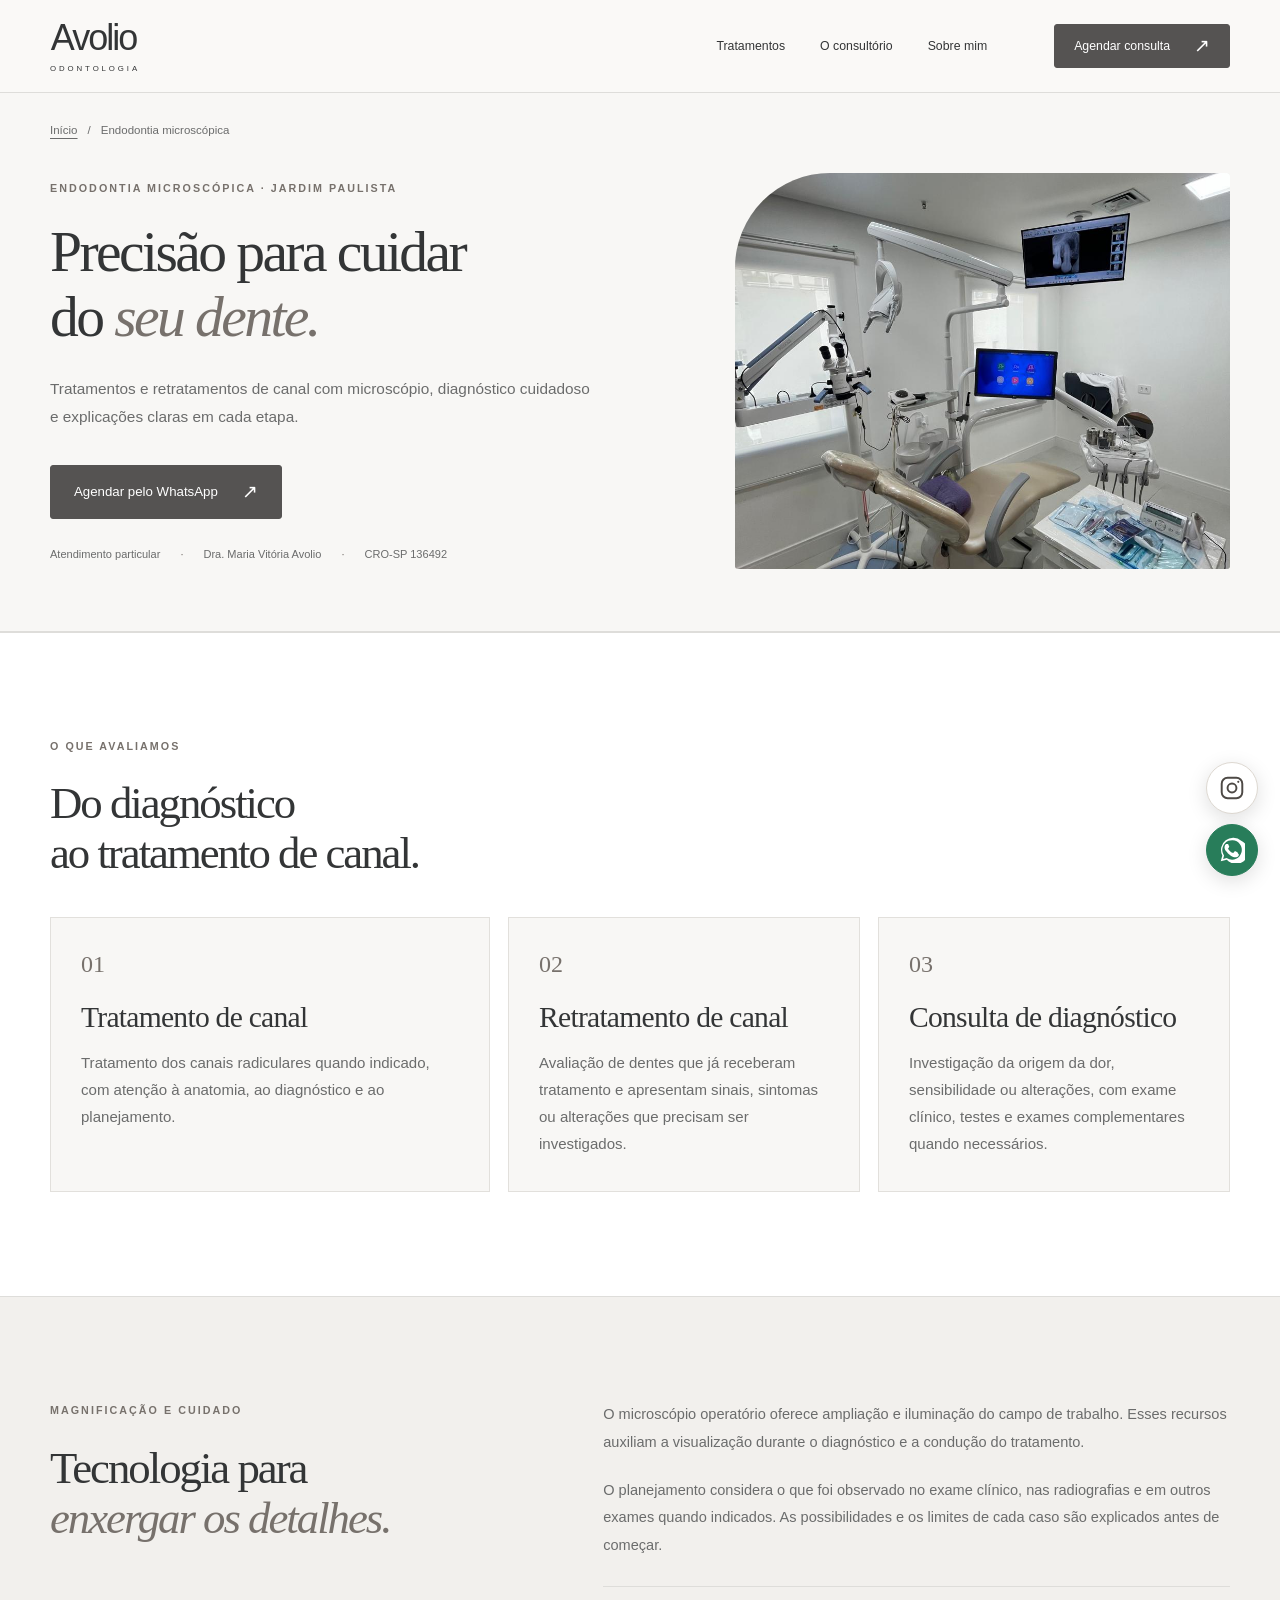
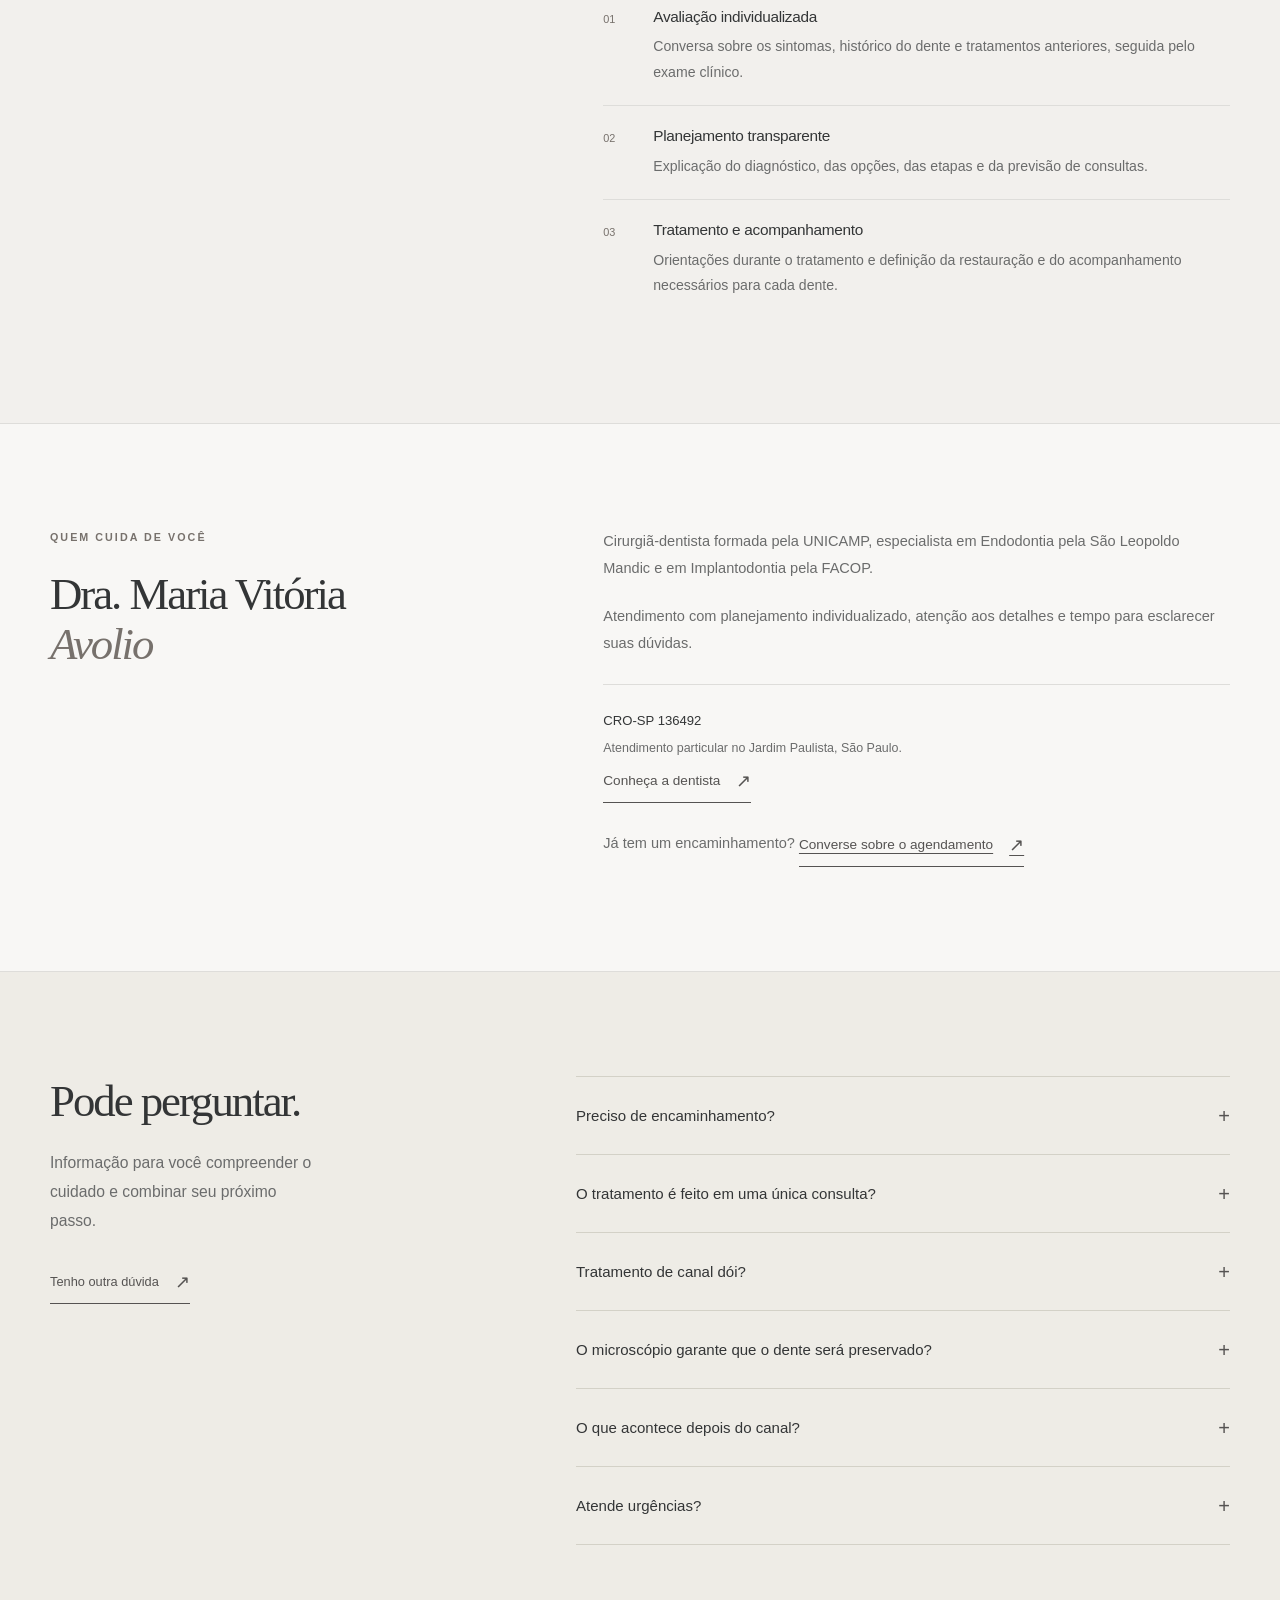
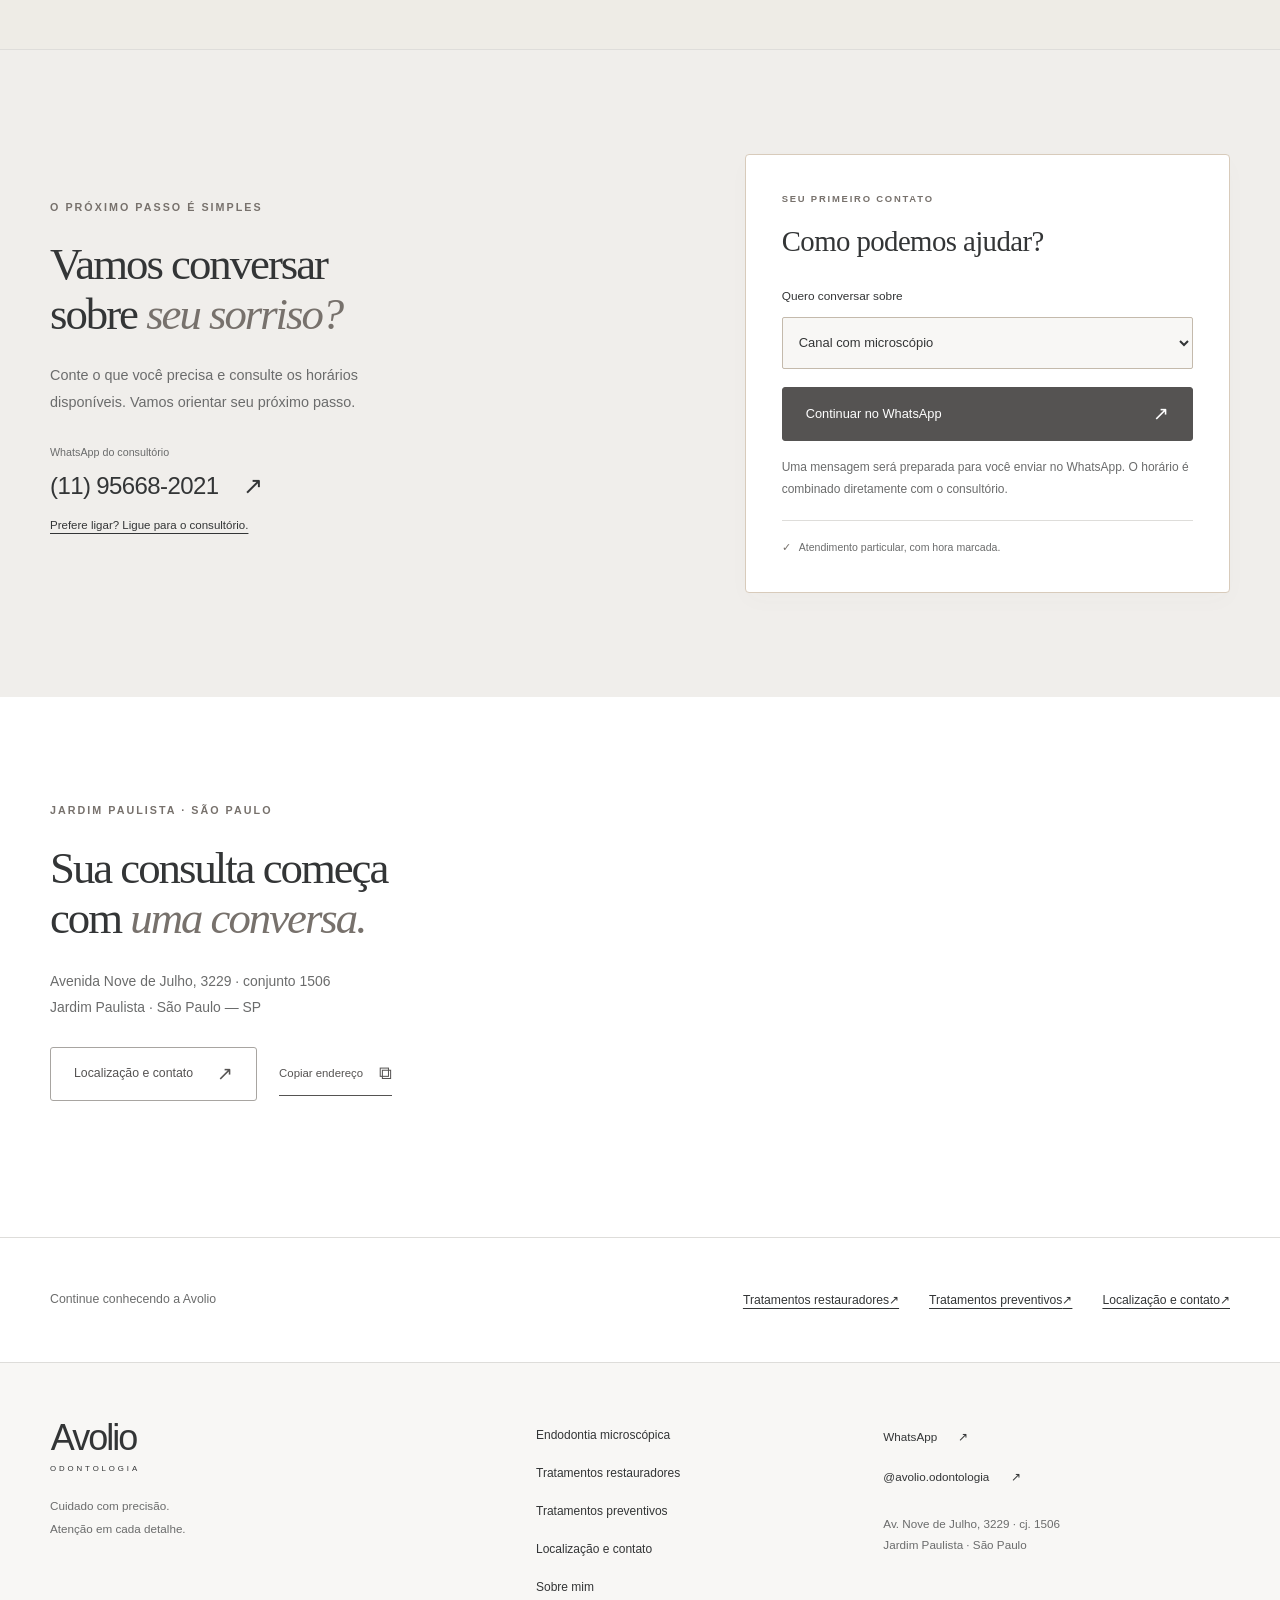
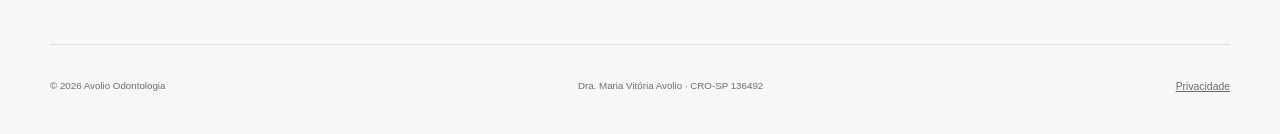
<file: endodontia-microscopica.html>
<!DOCTYPE html>
<html lang="pt-BR">
<head>
  <meta charset="UTF-8">
  <meta name="robots" content="noindex">
  <meta http-equiv="refresh" content="0; url=/endodontia/">
  <link rel="canonical" href="https://www.mvendodontia.com.br/endodontia/">
  <title>Endodontia | Avolio Odontologia</title>
  <script>window.location.replace("/endodontia/");</script>
</head>
<body>
  <p>Esta página mudou. <a href="/endodontia/">Acessar Endodontia</a>.</p>
</body>
</html>
</file>
<file: assets/avolio.css>
/* ==========================================================
       CORES E FONTES
       ========================================================== */

    :root {
      --paper: #f8f7f5;
      --white: #ffffff;
      --ink: #333536;
      --muted: #6b6c6c;
      --accent: #77716c;
      --accent-dark: #555352;
      --sand: #eeece8;
      --line: #deddda;
      --dark: #e8e7e4;
      --serif: Georgia, "Times New Roman", serif;
      --sans: Arial, Helvetica, sans-serif;
    }

    /* ==========================================================
       BASE
       ========================================================== */

    * { box-sizing: border-box; }

    html {
      scroll-behavior: auto;
      scroll-padding-top: 100px;
    }

    body {
      margin: 0;
      color: var(--ink);
      background: var(--paper);
      font-family: var(--sans);
      font-size: 16px;
      line-height: 1.65;
      -webkit-font-smoothing: antialiased;
    }

    body:has(dialog[open]) { overflow: hidden; }

    a {
      color: inherit;
      text-decoration: none;
    }

    button,
    select {
      font: inherit;
    }

    button,
    a,
    summary,
    select {
      -webkit-tap-highlight-color: transparent;
    }

    button { cursor: pointer; }
    button:disabled { cursor: wait; }

    img {
      display: block;
      width: 100%;
      max-width: 100%;
    }

    figure,
    p,
    h1,
    h2,
    h3,
    ol,
    ul {
      margin: 0;
    }

    h1,
    h2 {
      font-family: var(--serif);
      font-weight: 400;
      letter-spacing: -.045em;
      line-height: 1.12;
    }

    h1 { font-size: clamp(3.1rem, 4.75vw, 4.65rem); }
    h2 { font-size: clamp(2.4rem, 3.5vw, 3.45rem); }

    h3 {
      font-size: 1.25rem;
      font-weight: 500;
      line-height: 1.35;
      letter-spacing: -.02em;
    }

    em {
      font-weight: 400;
      color: var(--accent);
      font-style: italic;
    }

    p { color: var(--muted); }

    a:focus-visible,
    button:focus-visible,
    summary:focus-visible,
    select:focus-visible {
      outline: 3px solid #9b6c4a;
      outline-offset: 5px;
    }

    section[id],
    main[id] {
      scroll-margin-top: 8px;
    }

    .container {
      width: min(1180px, calc(100% - 80px));
      margin-inline: auto;
    }

    .section { padding: 104px 0; }

    .eyebrow {
      text-transform: uppercase;
      font-size: .67rem;
      letter-spacing: .19em;
      line-height: 1.7;
      color: var(--accent);
      font-weight: 600;
      margin-bottom: 23px;
    }

    .text-link {
      display: inline-flex;
      align-items: center;
      gap: 16px;
      font-size: .85rem;
      line-height: 1.5;
      font-weight: 500;
      min-height: 44px;
      padding: 5px 0;
      color: var(--accent-dark);
      border: 0;
      border-bottom: 1px solid currentColor;
      background: none;
      text-align: left;
    }

    .text-link span {
      margin-left: auto;
      font-size: 1.1rem;
    }

    .text-link:hover { color: var(--ink); }

    .button {
      display: inline-flex;
      align-items: center;
      justify-content: center;
      gap: 24px;
      min-height: 54px;
      padding: 15px 23px;
      color: var(--white);
      background: var(--accent-dark);
      border: 1px solid var(--accent-dark);
      border-radius: 3px;
      font-size: .83rem;
      font-weight: 500;
      line-height: 1.5;
      transition: background .18s, border-color .18s;
    }

    .button:hover {
      background: #5e4233;
      border-color: #5e4233;
    }

    .button span {
      font-size: 1.2rem;
      line-height: 1;
    }

    .button-small {
      min-height: 44px;
      padding: 10px 19px;
      font-size: .77rem;
      gap: 24px;
    }

    .button-outline {
      color: var(--accent-dark);
      background: transparent;
      border-color: #af9d8e;
    }

    .button-outline:hover {
      background: var(--sand);
      color: var(--accent-dark);
      border-color: var(--accent-dark);
    }

    .skip-link {
      position: fixed;
      left: 16px;
      top: -100px;
      z-index: 100;
      background: #ffffff;
      padding: 12px 20px;
    }

    .skip-link:focus { top: 12px; }

    .sr-only {
      position: absolute;
      width: 1px;
      height: 1px;
      padding: 0;
      margin: -1px;
      overflow: hidden;
      clip: rect(0, 0, 0, 0);
      white-space: nowrap;
      border: 0;
    }

    /* ==========================================================
       CABEÇALHO
       ========================================================== */

    .site-header {
      position: sticky;
      top: 0;
      z-index: 40;
      background: rgba(248, 246, 242, .97);
      border-bottom: 1px solid var(--line);
      backdrop-filter: blur(12px);
    }

    .header-inner {
      height: 92px;
      display: flex;
      align-items: center;
      gap: 45px;
    }

    .brand {
      display: inline-flex;
      flex-direction: column;
      align-items: center;
      line-height: 1;
      flex-shrink: 0;
    }

    .brand > span {
      font-size: 2.25rem;
      letter-spacing: -.055em;
      font-weight: 400;
    }

    .brand small {
      font-size: .49rem;
      letter-spacing: .37em;
      margin-top: 9px;
      margin-right: -.37em;
    }

    .main-nav {
      display: flex;
      justify-content: center;
      gap: 35px;
      margin-left: auto;
    }

    .main-nav a {
      font-size: .77rem;
      min-height: 44px;
      display: inline-flex;
      align-items: center;
      white-space: nowrap;
    }

    .main-nav a:hover { color: var(--accent); }
    .header-contact { margin-left: 22px; }
    .menu-toggle { display: none; }

    /* ==========================================================
       ABERTURA
       ========================================================== */

    .hero {
      padding-top: 52px;
      background: radial-gradient(
        ellipse at 10% 20%,
        #faf8f4 0%,
        var(--paper) 65%
      );
    }

    .hero-grid {
      display: grid;
      grid-template-columns: 1.1fr 1fr;
      align-items: center;
      gap: 65px;
    }

    .hero-copy { padding: 15px 0 20px; }

    .hero .eyebrow {
      display: flex;
      align-items: center;
      gap: 12px;
      margin-bottom: 26px;
    }

    .tiny-line {
      display: inline-block;
      width: 26px;
      height: 1px;
      background: var(--accent);
    }

    .hero-description {
      max-width: 435px;
      font-size: .98rem;
      line-height: 1.9;
      margin-top: 26px;
    }

    .hero-actions {
      display: flex;
      align-items: center;
      flex-wrap: wrap;
      gap: 15px 24px;
      margin-top: 30px;
    }

    .hero-actions .text-link {
      font-size: .76rem;
      gap: 15px;
    }

    .hero-signature {
      display: flex;
      align-items: center;
      gap: 16px;
      margin-top: 40px;
    }

    .signature-rule {
      height: 37px;
      width: 1px;
      background: #bda58e;
    }

    .hero-signature strong {
      display: block;
      font-size: .78rem;
      font-weight: 500;
    }

    .hero-signature div > span {
      display: block;
      font-size: .67rem;
      color: var(--muted);
      margin-top: 3px;
    }

    .hero-visual {
      position: relative;
      padding: 0 0 26px;
      min-width: 0;
    }

    .photo-slot {
      background: #e4ddd4;
      position: relative;
      overflow: hidden;
      isolation: isolate;
    }

    .photo-slot img {
      height: 100%;
      object-fit: cover;
    }

    .photo-slot img[hidden] { display: none; }

    .hero-photo {
      aspect-ratio: 4 / 5;
      border-radius: 145px 3px 3px 3px;
    }

    .hero-photo img { object-position: 57% 55%; }

    .photo-note {
      position: absolute;
      bottom: 81px;
      left: -29px;
      display: flex;
      align-items: center;
      gap: 16px;
      padding: 18px 26px;
      background: rgba(255, 255, 255, .96);
      border: 1px solid #ece8e0;
      box-shadow: 0 8px 40px #363b3610;
      max-width: calc(100% + 10px);
    }

    .note-symbol {
      font-size: 2.25rem;
      color: var(--accent);
      line-height: 1;
    }

    .photo-note p {
      font-size: .77rem;
      line-height: 1.6;
    }

    .photo-note strong {
      font-weight: 500;
      color: var(--ink);
    }

    .photo-caption {
      display: flex;
      justify-content: space-between;
      align-items: center;
      margin-top: 14px;
      color: var(--muted);
      font-size: .61rem;
      letter-spacing: .07em;
    }

    .photo-caption span:last-child {
      font-size: .56rem;
      color: var(--accent);
    }

    .care-strip {
      display: grid;
      grid-template-columns: repeat(3, 1fr);
      text-align: center;
      border-top: 1px solid var(--line);
      padding: 23px 0 25px;
      margin-top: 45px;
    }

    .care-strip span {
      font-size: .73rem;
      letter-spacing: .01em;
    }

    .care-strip span + span {
      border-left: 1px solid var(--line);
    }

    .photo-fallback {
      height: 100%;
      position: absolute;
      inset: 0;
      background: radial-gradient(
        ellipse at 80% 20%,
        #f8f4ed,
        #d5c6b5
      );
      padding: 40px;
      display: flex;
      flex-direction: column;
      justify-content: center;
      align-items: center;
      text-align: center;
    }

    .photo-fallback[hidden] { display: none; }

    .photo-fallback > span {
      font-size: 1rem;
      letter-spacing: .3em;
      color: var(--accent-dark);
    }

    .photo-fallback p {
      font-family: var(--serif);
      font-size: 2rem;
      max-width: 260px;
      margin-top: 20px;
      color: var(--accent-dark);
    }

    /* ==========================================================
       TRATAMENTOS
       ========================================================== */

    .services {
      border-top: 1px solid var(--line);
      background: #fdfcf9;
    }

    .section-heading {
      display: grid;
      grid-template-columns: 1fr .8fr;
      gap: 100px;
      align-items: end;
      margin-bottom: 47px;
    }

    .section-heading > p {
      font-size: .9rem;
      line-height: 1.9;
      max-width: 370px;
      padding-bottom: 5px;
    }

    .service-grid {
      display: grid;
      grid-template-columns: repeat(3, 1fr);
      gap: 20px;
    }

    .service-card {
      padding: 28px 26px 24px;
      background: var(--paper);
      border: 1px solid #e5e0d7;
      display: flex;
      flex-direction: column;
      min-width: 0;
    }

    .service-top {
      display: flex;
      justify-content: space-between;
      align-items: center;
      margin-bottom: 35px;
    }

    .service-number {
      font-family: var(--serif);
      font-size: 1.5rem;
      color: #8b7764;
      line-height: 1;
    }

    .service-icon {
      width: 46px;
      height: 46px;
      stroke: var(--accent);
      stroke-width: 1.25;
      stroke-linejoin: round;
      stroke-linecap: round;
    }

    .service-tag {
      font-size: .58rem;
      text-transform: uppercase;
      letter-spacing: .13em;
      margin-bottom: 14px;
      color: var(--accent-dark);
    }

    .service-card h3 {
      font-family: var(--serif);
      font-size: 1.9rem;
      font-weight: 400;
      line-height: 1.1;
      margin-bottom: 20px;
      letter-spacing: -.025em;
      min-height: 66px;
    }

    .service-card > p:not(.service-tag) {
      font-size: .82rem;
      line-height: 1.85;
      margin-bottom: 23px;
      flex: 1;
    }

    .service-details {
      font-size: .76rem;
      border-top: 1px solid var(--line);
      margin-top: 2px;
    }

    .service-details summary {
      padding: 14px 0;
      display: flex;
      justify-content: space-between;
      align-items: center;
      gap: 10px;
      cursor: pointer;
      list-style: none;
      min-height: 48px;
    }

    .service-details summary span {
      font-size: 1rem;
      font-weight: 400;
    }

    .service-details[open] summary span {
      transform: rotate(45deg);
    }

    .service-details p {
      padding: 0 0 18px;
      font-size: .78rem;
      line-height: 1.8;
    }

    .service-link {
      display: flex;
      align-items: center;
      justify-content: space-between;
      gap: 12px;
      padding-top: 17px;
      min-height: 50px;
      border-top: 1px solid var(--line);
      font-size: .72rem;
      line-height: 1.6;
      color: var(--accent-dark);
    }

    .service-link span { font-size: 1.1rem; }

    .service-link:hover {
      text-decoration: underline;
      text-underline-offset: 4px;
    }

    .service-featured {
      background: #eae6dc;
      border-color: #d9d4c7;
    }

    /* Prioriza Endodontia na ordem visual sem alterar a navegação. */
    .service-featured { order: -1; }

    .other-care {
      display: flex;
      align-items: center;
      justify-content: space-between;
      gap: 30px;
      padding: 27px 0 0;
    }

    .other-care strong {
      display: block;
      color: var(--ink);
      font-size: .77rem;
      font-weight: 500;
      margin-bottom: 5px;
    }

    .other-care p > span {
      display: block;
      font-size: .76rem;
    }

    .other-care .text-link {
      flex-shrink: 0;
      font-size: .77rem;
    }

    .urgent {
      display: flex;
      align-items: center;
      gap: 20px;
      border-top: 1px solid var(--line);
      padding-top: 27px;
      margin-top: 43px;
    }

    .urgent-icon {
      display: grid;
      place-items: center;
      flex-shrink: 0;
      width: 36px;
      height: 36px;
      border: 1px solid #bcae9f;
      border-radius: 50%;
      font-size: 1.4rem;
      color: var(--accent);
    }

    .urgent h3 {
      font-size: .9rem;
      margin-bottom: 6px;
    }

    .urgent p {
      font-size: .76rem;
      max-width: 550px;
    }

    .urgent .text-link {
      margin-left: auto;
      flex-shrink: 0;
      font-size: .76rem;
    }

    /* ==========================================================
       EXPERIÊNCIA NO CONSULTÓRIO
       ========================================================== */

    .experience {
      background: var(--dark);
      color: #f7f4ec;
    }

    .experience-grid {
      display: grid;
      grid-template-columns: .95fr 1.05fr;
      align-items: center;
      gap: 90px;
    }

    .experience-photo {
      aspect-ratio: 5 / 6;
      border-radius: 3px 80px 3px 3px;
    }

    .experience-photo img { object-position: center; }
    .experience .eyebrow { color: #d7b89e; }
    .experience em { color: #d7b89e; }
    .experience p { color: #d0d4ca; }

    .image-caption {
      font-size: .65rem;
      letter-spacing: .045em;
      margin-top: 17px;
    }

    .section-intro {
      font-size: .9rem;
      line-height: 1.9;
      margin-top: 26px;
      max-width: 430px;
    }

    .care-steps {
      list-style: none;
      padding: 0;
      margin-top: 30px;
    }

    .care-steps li {
      display: flex;
      gap: 22px;
      padding: 21px 0;
      border-top: 1px solid #657067;
    }

    .care-steps li > span {
      font-size: .62rem;
      color: #d7b89e;
      margin-top: 3px;
    }

    .care-steps h3 {
      font-size: .88rem;
      font-weight: 500;
      margin-bottom: 7px;
    }

    .care-steps p {
      font-size: .79rem;
      line-height: 1.8;
      max-width: 350px;
    }

    .experience .text-link {
      color: #ead5bd;
      margin-top: 12px;
      font-size: .79rem;
    }

    /* ==========================================================
       SOBRE A DENTISTA
       ========================================================== */

    .doctor { background: var(--paper); }

    .doctor-grid {
      display: grid;
      grid-template-columns: 1.05fr .95fr;
      gap: 105px;
      align-items: center;
    }

    .doctor-registration {
      font-size: .7rem;
      color: var(--accent);
      margin-top: 19px;
      margin-bottom: 28px;
    }

    .doctor-copy > p:not(.eyebrow):not(.doctor-registration) {
      font-size: .86rem;
      line-height: 1.95;
      margin-top: 16px;
      max-width: 480px;
    }

    .education {
      list-style: none;
      padding: 0;
      margin-top: 28px;
    }

    .education li {
      padding: 13px 0;
      border-top: 1px solid var(--line);
    }

    .education strong {
      display: block;
      font-size: .76rem;
      font-weight: 500;
    }

    .education span {
      font-size: .71rem;
      color: var(--muted);
    }

    .doctor-photo {
      aspect-ratio: 4 / 5;
      border-radius: 3px 3px 100px 3px;
    }

    .doctor-photo img { object-position: 50% 43%; }

    .doctor-quote {
      display: flex;
      gap: 16px;
      align-items: flex-start;
      padding: 22px 8px 0;
    }

    .doctor-quote > span {
      font-family: var(--serif);
      font-size: 3rem;
      line-height: 1.2;
      color: var(--accent);
    }

    .doctor-quote p {
      font-family: var(--serif);
      font-size: 1.25rem;
      line-height: 1.5;
      max-width: 310px;
      color: var(--accent-dark);
    }

    /* ==========================================================
       DÚVIDAS FREQUENTES
       ========================================================== */

    .faq {
      background: #eeece6;
      border-top: 1px solid var(--line);
      border-bottom: 1px solid var(--line);
    }

    .faq-grid {
      display: grid;
      grid-template-columns: .8fr 1.2fr;
      gap: 90px;
    }

    .faq-grid > div:first-child > p:not(.eyebrow) {
      font-size: .87rem;
      max-width: 270px;
      margin-top: 22px;
      line-height: 1.85;
    }

    .faq-grid .text-link {
      margin-top: 25px;
      font-size: .8rem;
    }

    .faq-list details {
      border-bottom: 1px solid #d3d1c7;
    }

    .faq-list details:first-child {
      border-top: 1px solid #d3d1c7;
    }

    .faq-list summary {
      list-style: none;
      display: flex;
      justify-content: space-between;
      align-items: center;
      gap: 24px;
      min-height: 77px;
      padding: 22px 0;
      cursor: pointer;
      font-size: .86rem;
      line-height: 1.6;
    }

    .faq-list summary span {
      color: var(--accent-dark);
      font-size: 1.25rem;
      line-height: 1;
      flex-shrink: 0;
    }

    .faq-list details[open] summary span {
      transform: rotate(45deg);
    }

    summary::-webkit-details-marker { display: none; }

    .faq-answer {
      font-size: .82rem;
      color: var(--muted);
      padding: 0 28px 24px 0;
      line-height: 1.9;
    }

    /* ==========================================================
       CONTATO E AGENDAMENTO
       ========================================================== */

    .contact { background: #e8dfd3; }

    .contact-grid {
      display: grid;
      grid-template-columns: 1fr .83fr;
      gap: 110px;
      align-items: center;
    }

    .contact-copy > p:not(.eyebrow) {
      margin-top: 23px;
      font-size: .9rem;
      line-height: 1.85;
      max-width: 370px;
    }

    .contact-method { margin-top: 28px; }

    .contact-method > span {
      display: block;
      font-size: .67rem;
      color: var(--muted);
      margin-bottom: 5px;
    }

    .contact-method > a {
      display: inline-flex;
      align-items: center;
      gap: 25px;
      font-size: 1.5rem;
      letter-spacing: -.025em;
    }

    .contact-method > a:hover { color: var(--accent); }

    .call-link {
      display: inline-block;
      min-height: 44px;
      padding: 10px 0 0;
      font-size: .72rem;
      text-decoration: underline;
      text-underline-offset: 4px;
    }

    .booking-card {
      background: #fdfbf7;
      padding: 36px;
      border: 1px solid #d8cbbb;
      border-radius: 4px;
      box-shadow: 0 8px 25px #6c574d05;
    }

    .booking-card .eyebrow {
      font-size: .59rem;
      margin-bottom: 15px;
    }

    .booking-card h3 {
      font-family: var(--serif);
      font-size: 1.8rem;
      font-weight: 400;
      margin-bottom: 26px;
    }

    .booking-card label {
      display: block;
      font-size: .74rem;
      margin-bottom: 10px;
    }

    .booking-card select {
      width: 100%;
      color: var(--ink);
      background: var(--paper);
      border: 1px solid #c4baac;
      border-radius: 2px;
      min-height: 52px;
      font-size: .81rem;
      padding: 12px 34px 12px 12px;
    }

    .booking-card > .button {
      width: 100%;
      margin-top: 18px;
      justify-content: space-between;
      font-size: .8rem;
    }

    .booking-note {
      font-size: .68rem;
      line-height: 1.85;
      margin-top: 15px;
    }

    .booking-footnote {
      display: flex;
      gap: 8px;
      font-size: .66rem;
      line-height: 1.65;
      padding-top: 18px;
      margin-top: 20px;
      border-top: 1px solid var(--line);
      color: var(--muted);
    }

    .booking-footnote span { color: var(--accent); }

    /* ==========================================================
       LOCALIZAÇÃO
       ========================================================== */

    .location { background: #fdfcf9; }

    .location-grid {
      display: grid;
      grid-template-columns: 1.1fr .85fr;
      gap: 120px;
      align-items: center;
    }

    .location address {
      font-style: normal;
      font-size: .87rem;
      line-height: 1.85;
      margin-top: 26px;
      color: var(--muted);
    }

    .location-actions {
      display: flex;
      flex-wrap: wrap;
      align-items: center;
      gap: 13px 22px;
      margin-top: 26px;
    }

    .location-actions .button { font-size: .77rem; }
    .location-actions .text-link { font-size: .71rem; }

    .copy-status {
      font-size: .7rem;
      min-height: 20px;
      margin-top: 12px;
    }

    .visit-card {
      padding: 30px 36px;
      background: var(--paper);
      border: 1px solid var(--line);
      border-radius: 3px;
    }

    .location-icon {
      height: 36px;
      width: 36px;
      stroke: var(--accent);
      stroke-width: 1.3;
      margin-bottom: 20px;
    }

    .visit-card h3 {
      font-family: var(--serif);
      font-size: 1.65rem;
      font-weight: 400;
    }

    .visit-card dl { margin: 22px 0 0; }

    .visit-card dl > div {
      padding: 12px 0;
      border-top: 1px solid var(--line);
      display: flex;
      align-items: baseline;
      justify-content: space-between;
      gap: 16px;
      font-size: .73rem;
    }

    .visit-card dt { font-weight: 500; }

    .visit-card dd {
      margin: 0;
      text-align: right;
      color: var(--muted);
    }

    .visit-card > p {
      font-size: .7rem;
      line-height: 1.8;
      margin-top: 18px;
      max-width: 280px;
    }

    /* ==========================================================
       RODAPÉ E PRIVACIDADE
       ========================================================== */

    .site-footer {
      background: var(--paper);
      border-top: 1px solid var(--line);
      padding: 57px 0 25px;
    }

    .footer-top {
      display: grid;
      grid-template-columns: 1.2fr .8fr 1fr;
      gap: 70px;
    }

    .footer-top > div:first-child > p {
      font-size: .73rem;
      line-height: 1.9;
      margin-top: 23px;
    }

    .footer-top nav {
      display: flex;
      flex-direction: column;
      gap: 3px;
    }

    .footer-top nav a {
      font-size: .75rem;
      min-height: 35px;
      padding: 6px 0;
    }

    .footer-contact {
      display: flex;
      flex-direction: column;
      gap: 5px;
    }

    .footer-contact a {
      font-size: .73rem;
      min-height: 35px;
      padding: 6px 0;
      line-height: 1.8;
    }

    .footer-contact a:last-child {
      margin-top: 7px;
      color: var(--muted);
    }

    .footer-contact a span { margin-left: 18px; }
    .site-footer a:hover { color: var(--accent); }

    .footer-bottom {
      display: flex;
      justify-content: space-between;
      align-items: center;
      gap: 15px;
      margin-top: 37px;
      padding-top: 20px;
      border-top: 1px solid var(--line);
      font-size: .61rem;
      color: var(--muted);
    }

    .footer-bottom button {
      border: 0;
      background: none;
      color: var(--muted);
      font-size: .65rem;
      text-decoration: underline;
      min-height: 44px;
      padding: 5px 0;
    }

    .mobile-contact { display: none; }

    dialog {
      padding: 0;
      border: 1px solid var(--line);
      width: min(560px, calc(100% - 36px));
      max-height: 85dvh;
      border-radius: 4px;
      color: var(--ink);
      background: var(--paper);
    }

    dialog::backdrop {
      background: #18211dcc;
      backdrop-filter: blur(4px);
    }

    .privacy-content {
      padding: 42px;
      position: relative;
    }

    .privacy-content h2 {
      font-size: 2.2rem;
      margin-bottom: 24px;
    }

    .privacy-content > p:not(.eyebrow) {
      font-size: .87rem;
      line-height: 1.85;
      margin-bottom: 18px;
    }

    .privacy-content .text-link {
      font-size: .8rem;
      margin-top: 4px;
    }

    .dialog-close {
      position: absolute;
      top: 7px;
      right: 9px;
      width: 44px;
      height: 44px;
      background: none;
      border: 0;
      color: var(--ink);
      font-size: 1.6rem;
    }

    /* ==========================================================
       TELAS GRANDES
       ========================================================== */

    @media (min-width: 1500px) {
      .hero-grid { gap: 85px; }
      .hero-photo { max-height: 650px; }
      .hero-visual { max-width: 525px; }
    }

    @media (max-width: 1100px) {
      .container { width: calc(100% - 64px); }
      .header-inner { gap: 25px; }
      .main-nav { gap: 24px; }
      .header-contact { margin-left: 6px; }
      .hero-grid { gap: 40px; }
      .hero-actions { gap: 12px; }

      .hero-actions .button {
        font-size: .75rem;
        padding-inline: 17px;
        gap: 16px;
      }

      .hero-actions .text-link { font-size: .71rem; }
      .hero-signature { margin-top: 29px; }

      .experience-grid,
      .doctor-grid {
        gap: 60px;
      }

      .service-card { padding-inline: 22px; }
      .service-link { font-size: .68rem; }

      .contact-grid,
      .location-grid {
        gap: 65px;
      }

      .faq-grid { gap: 60px; }
      .section-heading { gap: 70px; }

      .hero h1 {
        font-size: clamp(3rem, 4.9vw, 4.6rem);
      }
    }

    /* ==========================================================
       TABLETS
       ========================================================== */

    @media (max-width: 850px) {
      html { scroll-padding-top: 90px; }
      .container { width: calc(100% - 48px); }
      .section { padding: 78px 0; }

      .header-inner {
        height: 80px;
        gap: 20px;
      }

      .brand > span { font-size: 2rem; }
      .brand small { font-size: .43rem; }
      .main-nav { gap: 18px; }
      .main-nav a { font-size: .7rem; }

      .header-contact {
        padding-inline: 13px;
        gap: 12px;
        font-size: .7rem;
      }

      .hero { padding-top: 37px; }

      .hero-grid {
        gap: 30px;
        grid-template-columns: 1.08fr 1fr;
      }

      .hero h1 { font-size: 2.9rem; }

      .hero .eyebrow {
        font-size: .58rem;
        gap: 8px;
      }

      .hero-description { font-size: .87rem; }
      .hero-signature div > span { font-size: .59rem; }
      .hero-signature strong { font-size: .69rem; }

      .photo-note {
        bottom: 65px;
        left: -18px;
        padding: 13px 18px;
        gap: 10px;
      }

      .photo-note p { font-size: .67rem; }
      .note-symbol { font-size: 1.8rem; }
      .hero-photo { border-top-left-radius: 95px; }

      .care-strip {
        margin-top: 30px;
        padding: 21px 0;
      }

      .care-strip span { font-size: .63rem; }
      .section-heading { gap: 50px; }
      .service-grid { gap: 12px; }
      .service-card { padding: 24px 18px 20px; }

      .service-card h3 {
        font-size: 1.65rem;
        min-height: 60px;
      }

      .service-card > p:not(.service-tag) {
        font-size: .76rem;
      }

      .service-tag {
        font-size: .51rem;
        letter-spacing: .07em;
      }

      .service-details summary { font-size: .7rem; }

      .service-link {
        font-size: .64rem;
        gap: 7px;
      }

      .urgent {
        gap: 15px;
        flex-wrap: wrap;
      }

      .urgent > div { flex: 1; }
      .urgent .text-link { margin-left: 51px; }

      .experience-grid,
      .doctor-grid {
        gap: 40px;
      }

      .faq-grid {
        gap: 40px;
        grid-template-columns: .75fr 1.25fr;
      }

      .contact-grid {
        gap: 40px;
        grid-template-columns: 1fr .95fr;
      }

      .booking-card { padding: 27px; }
      .location-grid { gap: 45px; }
      .visit-card { padding: 27px; }
      .footer-top { gap: 40px; }
      .footer-bottom { font-size: .56rem; }

      .experience h2,
      .doctor h2,
      .contact h2,
      .location h2 {
        font-size: 2.55rem;
      }

      .care-steps li { padding: 18px 0; }
      .care-steps p { font-size: .75rem; }
      .hero-actions { margin-top: 22px; }
    }

    /* ==========================================================
       CELULARES
       ========================================================== */

    @media (max-width: 700px) {
      .container { width: calc(100% - 40px); }

      .site-header {
        backdrop-filter: blur(12px);
      }

      .header-inner {
        height: 74px;
        gap: 14px;
        flex-wrap: wrap;
        position: relative;
      }

      .brand > span { font-size: 1.85rem; }

      .brand small {
        font-size: .4rem;
        margin-top: 7px;
      }

      .header-contact {
        margin-left: auto;
        font-size: .69rem;
        min-height: 42px;
        padding: 9px 12px;
        gap: 16px;
      }

      .main-nav {
        width: 100%;
        justify-content: flex-start;
        gap: 22px;
        padding: 0 0 12px;
        margin: 0;
        order: 4;
      }

      .main-nav a { font-size: .73rem; }

      .site-header:has(.main-nav) {
        padding-bottom: 48px;
      }

      .js .site-header { padding-bottom: 0; }

      .js .main-nav {
        display: none;
        position: absolute;
        top: 74px;
        left: -20px;
        right: -20px;
        width: calc(100% + 40px);
        padding: 15px 20px 20px;
        border-bottom: 1px solid var(--line);
        background: var(--paper);
        box-shadow: 0 15px 20px #343f390a;
        flex-direction: column;
        gap: 3px;
      }

      .js .main-nav.is-open { display: flex; }

      .js .menu-toggle {
        display: grid;
        place-items: center;
        border: 1px solid var(--line);
        background: transparent;
        width: 42px;
        height: 42px;
        padding: 10px;
        order: 3;
      }

      .menu-lines {
        width: 17px;
        height: 12px;
        display: block;
        border-top: 1px solid var(--ink);
        border-bottom: 1px solid var(--ink);
        position: relative;
      }

      .menu-lines::after {
        content: "";
        position: absolute;
        left: 0;
        right: 0;
        top: 5px;
        border-top: 1px solid var(--ink);
      }

      .menu-toggle[aria-expanded="true"] .menu-lines {
        transform: rotate(45deg);
        border-bottom: 0;
        height: 1px;
      }

      .menu-toggle[aria-expanded="true"] .menu-lines::after {
        top: -1px;
        transform: rotate(90deg);
      }

      html { scroll-padding-top: 86px; }
      .hero { padding-top: 37px; }

      .hero-grid,
      .section-heading,
      .experience-grid,
      .doctor-grid,
      .faq-grid,
      .contact-grid,
      .location-grid {
        grid-template-columns: 1fr;
        gap: 35px;
      }

      .hero-copy { padding: 0; }

      .hero .eyebrow {
        font-size: .62rem;
        margin-bottom: 22px;
      }

      .hero h1 {
        font-size: clamp(2.85rem, 8.3vw, 4rem);
        line-height: 1.1;
      }

      .hero-description {
        font-size: .93rem;
        line-height: 1.85;
        margin-top: 24px;
        max-width: 470px;
      }

      .hero-actions {
        gap: 12px 23px;
        margin-top: 25px;
      }

      .hero-actions .button {
        font-size: .78rem;
        padding: 14px 19px;
        gap: 20px;
      }

      .hero-actions .text-link { font-size: .74rem; }
      .hero-signature { margin-top: 27px; }
      .hero-signature strong { font-size: .74rem; }
      .hero-signature div > span { font-size: .65rem; }

      .hero-visual {
        width: 100%;
        max-width: 520px;
        margin-inline: auto;
        padding-bottom: 0;
      }

      .hero-photo {
        aspect-ratio: 5 / 4;
        border-radius: 85px 3px 3px 3px;
      }

      .hero-photo img { object-position: 50% 61%; }

      .photo-note {
        left: 12px;
        bottom: 54px;
        padding: 13px 17px;
      }

      .photo-note p { font-size: .72rem; }
      .photo-caption { font-size: .6rem; }

      .care-strip {
        margin-top: 28px;
        gap: 10px;
        padding: 19px 0 21px;
      }

      .care-strip span {
        font-size: .61rem;
        line-height: 1.6;
        padding-inline: 5px;
      }

      .section { padding: 65px 0; }

      .eyebrow {
        margin-bottom: 18px;
        font-size: .63rem;
      }

      h2,
      .experience h2,
      .doctor h2,
      .contact h2,
      .location h2 {
        font-size: 2.55rem;
      }

      .section-heading {
        gap: 20px;
        margin-bottom: 30px;
      }

      .section-heading > p {
        font-size: .85rem;
        max-width: 480px;
      }

      .service-grid {
        grid-template-columns: 1fr;
        gap: 16px;
      }

      .service-card { padding: 27px; }
      .service-top { margin-bottom: 22px; }

      .service-card h3 {
        font-size: 2rem;
        min-height: 0;
        margin-bottom: 15px;
      }

      .service-card h3 br { display: none; }

      .service-tag {
        font-size: .6rem;
        letter-spacing: .13em;
        margin-bottom: 12px;
      }

      .service-card > p:not(.service-tag) {
        font-size: .85rem;
        max-width: 480px;
        margin-bottom: 22px;
        flex: none;
      }

      .service-details summary {
        font-size: .79rem;
        min-height: 51px;
      }

      .service-details p { font-size: .81rem; }

      .service-link {
        font-size: .78rem;
        padding-top: 16px;
      }

      .other-care {
        align-items: flex-start;
        gap: 12px;
        padding-top: 24px;
      }

      .other-care p > span {
        font-size: .74rem;
        line-height: 1.9;
        max-width: 340px;
      }

      .other-care strong { font-size: .76rem; }

      .other-care .text-link {
        font-size: .72rem;
        gap: 10px;
      }

      .urgent {
        margin-top: 29px;
        padding-top: 25px;
        gap: 13px;
      }

      .urgent > div {
        min-width: calc(100% - 50px);
      }

      .urgent h3 { font-size: .87rem; }
      .urgent p { font-size: .75rem; }

      .urgent .text-link {
        margin-left: 49px;
        font-size: .75rem;
        flex-shrink: 1;
      }

      .experience-copy { order: 1; }
      .experience-visual { order: 2; }

      .experience-photo {
        aspect-ratio: 5 / 4;
        border-radius: 3px 65px 3px 3px;
      }

      .experience-photo img { object-position: 50% 47%; }
      .image-caption { font-size: .63rem; }

      .section-intro {
        margin-top: 22px;
        font-size: .86rem;
      }

      .care-steps { margin-top: 26px; }
      .care-steps li { padding: 21px 0; }
      .care-steps h3 { font-size: .9rem; }

      .care-steps p {
        font-size: .82rem;
        max-width: 480px;
      }

      .experience .text-link {
        margin-top: 9px;
        font-size: .8rem;
      }

      .doctor-grid { gap: 30px; }

      .doctor-copy > p:not(.eyebrow):not(.doctor-registration) {
        font-size: .86rem;
        max-width: 100%;
      }

      .doctor-registration {
        font-size: .69rem;
        margin-top: 16px;
        margin-bottom: 24px;
      }

      .education strong { font-size: .78rem; }
      .education span { font-size: .73rem; }

      .doctor-visual {
        max-width: 480px;
        width: 100%;
        margin-inline: auto;
      }

      .doctor-photo {
        aspect-ratio: 4 / 4.5;
        border-bottom-right-radius: 75px;
      }

      .doctor-photo img { object-position: 50% 40%; }

      .doctor-quote {
        padding-top: 20px;
        gap: 15px;
      }

      .doctor-quote p { font-size: 1.18rem; }
      .faq-grid { gap: 30px; }

      .faq-grid > div:first-child > p:not(.eyebrow) {
        font-size: .86rem;
        max-width: 370px;
        margin-top: 19px;
      }

      .faq-grid .text-link { margin-top: 18px; }

      .faq-list summary {
        font-size: .86rem;
        min-height: 73px;
        gap: 25px;
        padding: 20px 0;
      }

      .faq-answer {
        font-size: .82rem;
        padding-right: 15px;
      }

      .contact-grid { gap: 30px; }

      .contact-copy > p:not(.eyebrow) {
        font-size: .87rem;
        margin-top: 22px;
        max-width: 430px;
      }

      .contact-method { margin-top: 23px; }
      .contact-method > a { font-size: 1.4rem; }
      .booking-card { padding: 28px; }
      .booking-card h3 { font-size: 1.85rem; }
      .booking-card select { font-size: .85rem; }
      .booking-card label { font-size: .76rem; }
      .booking-note { font-size: .71rem; }
      .booking-footnote { font-size: .7rem; }
      .booking-card > .button { font-size: .83rem; }

      .location address {
        font-size: .86rem;
        margin-top: 23px;
      }

      .location-actions .button {
        font-size: .74rem;
        gap: 18px;
      }

      .visit-card { padding: 28px; }

      .visit-card dl > div {
        font-size: .78rem;
        gap: 20px;
      }

      .visit-card > p {
        font-size: .76rem;
        max-width: 100%;
      }

      .copy-status { font-size: .73rem; }

      .site-footer {
        padding-top: 40px;
        padding-bottom: 96px;
      }

      .footer-top {
        grid-template-columns: 1fr 1fr;
        gap: 30px;
      }

      .footer-top > div:first-child {
        grid-column: 1 / -1;
        display: flex;
        align-items: center;
        gap: 30px;
      }

      .footer-top > div:first-child > p {
        margin-top: 0;
        font-size: .7rem;
      }

      .footer-top nav a {
        font-size: .75rem;
        min-height: 42px;
      }

      .footer-contact a {
        font-size: .7rem;
        min-height: 42px;
      }

      .footer-contact a span { margin-left: 5px; }

      .footer-bottom {
        flex-wrap: wrap;
        justify-content: flex-start;
        gap: 5px 22px;
        font-size: .6rem;
        margin-top: 25px;
        padding-top: 19px;
      }

      .footer-bottom > span { display: block; }
      .footer-bottom > span:nth-child(2) { width: 100%; }
      .footer-bottom button { font-size: .65rem; }

      .mobile-contact {
        display: flex;
        align-items: center;
        justify-content: space-between;
        position: fixed;
        bottom: 0;
        left: 0;
        right: 0;
        z-index: 35;
        background: #fdfbf9f5;
        backdrop-filter: blur(10px);
        border-top: 1px solid var(--line);
        padding: 11px 20px calc(11px + env(safe-area-inset-bottom));
        gap: 12px;
      }

      .mobile-contact > span {
        font-size: .68rem;
        color: var(--muted);
      }

      .mobile-contact .button {
        min-height: 43px;
        font-size: .73rem;
        gap: 16px;
        padding-inline: 16px;
      }

      .privacy-content { padding: 35px 26px; }
      .privacy-content h2 { font-size: 2rem; }

      .privacy-content > p:not(.eyebrow) {
        font-size: .83rem;
      }

      dialog { max-height: calc(100dvh - 125px); }
    }

    /* ==========================================================
       CELULARES MENORES
       ========================================================== */

    @media (max-width: 370px) {
      .container { width: calc(100% - 32px); }
      .header-inner { gap: 10px; }
      .brand > span { font-size: 1.65rem; }
      .brand small { font-size: .35rem; }

      .header-contact {
        font-size: .63rem;
        gap: 12px;
        padding-inline: 10px;
      }

      .js .main-nav {
        left: -16px;
        right: -16px;
        width: calc(100% + 32px);
        padding-inline: 16px;
      }

      .hero h1 { font-size: 2.75rem; }
      .hero-description { font-size: .86rem; }
      .hero-actions { gap: 8px; }

      .hero-actions > .button {
        width: 100%;
        justify-content: space-between;
      }

      .hero-actions > .text-link { font-size: .74rem; }
      .hero-signature div > span { font-size: .58rem; }
      .hero-photo { aspect-ratio: 1 / 1; }
      .hero-photo img { object-position: 54% 60%; }
      .care-strip span { font-size: .54rem; }
      .service-card { padding: 24px; }
      .other-care { flex-direction: column; }
      .urgent .text-link { margin-left: 0; }
      .booking-card { padding: 24px; }
      .booking-card h3 { font-size: 1.65rem; }
      .visit-card { padding: 25px 22px; }
      .visit-card dl > div { font-size: .7rem; }
      .mobile-contact { padding-inline: 16px; }
      .mobile-contact > span { font-size: .59rem; }

      .mobile-contact .button {
        font-size: .67rem;
        padding-inline: 12px;
        gap: 14px;
      }

      .footer-top { gap: 24px; }
      .footer-top > div:first-child { gap: 25px; }
      .footer-contact a { font-size: .64rem; }
      .photo-note { padding: 11px 14px; }
      .photo-note p { font-size: .65rem; }

      h2,
      .experience h2,
      .doctor h2,
      .contact h2,
      .location h2 {
        font-size: 2.3rem;
      }
    }

    /* Ajustes finais de legibilidade. */

    .service-card > p:not(.service-tag) { font-size: .9rem; }
    .service-details p { font-size: .85rem; }
    .service-link { font-size: .78rem; }
    .care-steps p { font-size: .86rem; }

    .doctor-copy > p:not(.eyebrow):not(.doctor-registration) {
      font-size: .93rem;
    }

    .faq-list summary { font-size: .94rem; }
    .faq-answer { font-size: .9rem; }
    .booking-note { font-size: .75rem; }

    @media (prefers-reduced-motion: reduce) {
      html { scroll-behavior: auto; }

      *,
      *::before,
      *::after {
        transition: none !important;
        animation: none !important;
      }
    }

/* Páginas dos sitelinks: o mesmo visual da página inicial. */
.breadcrumb{display:flex;gap:10px;align-items:center;flex-wrap:wrap;font-size:.72rem;color:var(--muted);padding:22px 0 0;margin-bottom:28px}
.breadcrumb a{text-decoration:underline;text-underline-offset:4px;min-height:30px;display:inline-flex;align-items:center}
.page-hero{padding:0 0 62px;border-bottom:1px solid var(--line)}
.page-hero-grid{display:grid;grid-template-columns:1.1fr .9fr;gap:80px;align-items:center}
.page-hero h1{font-size:clamp(2.8rem,4.5vw,4.1rem);max-width:660px}
.page-hero .hero-description{max-width:540px;font-size:.96rem}
.page-photo{aspect-ratio:5/4;border-radius:95px 3px 3px 3px}
.page-photo img{object-position:center}
.page-photo.office img{object-position:50% 45%}
.page-photo.doctor img{object-position:50% 56%}
.page-facts{display:flex;flex-wrap:wrap;gap:10px 20px;margin-top:26px;font-size:.69rem;color:var(--muted)}
.page-facts span+span:before{content:'·';margin-right:20px;color:var(--accent)}
.page-intro{max-width:690px;font-size:.95rem;line-height:1.9;margin-top:24px}
.care-card h3{font-size:1.6rem;min-height:0;line-height:1.2}
.care-card>p:not(.service-tag){flex:none;margin-bottom:0}
.care-card .service-number{display:block;margin-bottom:24px}
.care-card .text-link{margin-top:20px;font-size:.78rem}
.explain-grid{display:grid;grid-template-columns:.85fr 1.15fr;gap:90px;align-items:start}
.explain-copy p{font-size:.91rem;line-height:1.9;margin-bottom:20px}
.explain-copy p:last-child{margin-bottom:0}
.simple-steps{list-style:none;padding:0;counter-reset:steps;margin-top:26px}
.simple-steps li{display:grid;grid-template-columns:32px 1fr;gap:18px;padding:20px 0;border-top:1px solid var(--line);counter-increment:steps}
.simple-steps li:before{content:'0' counter(steps);font-size:.68rem;color:var(--accent);margin-top:4px}
.simple-steps h3{font-size:.96rem;margin-bottom:7px}
.simple-steps p{font-size:.88rem;line-height:1.8}
.section-soft{background:#eeece6;border-top:1px solid var(--line);border-bottom:1px solid var(--line)}
.page-quote{font-family:var(--serif);font-size:1.45rem;color:var(--accent-dark);line-height:1.5;border-left:2px solid #b59c85;padding-left:22px;margin:24px 0}
.doctor-mini{padding:25px 0 0;margin-top:26px;border-top:1px solid var(--line);font-size:.82rem}
.doctor-mini strong{display:block;font-weight:500;margin-bottom:5px}
.doctor-mini p{font-size:.78rem;line-height:1.8}
.related{padding:40px 0;background:#fdfcf9;border-top:1px solid var(--line)}
.related-inner{display:flex;align-items:center;justify-content:space-between;gap:28px}
.related p{font-size:.77rem;flex-shrink:0}
.related nav{display:flex;flex-wrap:wrap;gap:10px 30px}
.related a{font-size:.76rem;min-height:44px;display:inline-flex;align-items:center;text-decoration:underline;text-underline-offset:4px}
.contact-page .contact{padding-top:30px}
.contact-page .breadcrumb{margin-bottom:0}
.arrival-list{padding-left:20px;margin-top:24px;color:var(--muted);font-size:.9rem;line-height:1.9}
.arrival-list li{margin-bottom:12px}
.referral-note{font-size:.78rem;margin-top:20px;line-height:1.8;max-width:450px}
.referral-note a{text-decoration:underline;text-underline-offset:4px;color:var(--accent-dark)}
@media(max-width:1100px){.page-hero-grid{gap:45px}.explain-grid{gap:55px}.related-inner{align-items:flex-start;flex-direction:column;gap:10px}}
@media(max-width:850px){.page-hero-grid{gap:35px}.page-hero h1{font-size:2.8rem}.page-photo{aspect-ratio:4/5}.explain-grid{gap:40px}.page-facts{font-size:.65rem}.care-card h3{font-size:1.5rem}}
@media(max-width:700px){.breadcrumb{padding-top:17px;margin-bottom:22px;font-size:.66rem}.page-hero{padding-bottom:40px}.page-hero-grid,.explain-grid{grid-template-columns:1fr;gap:30px}.page-hero h1{font-size:clamp(2.65rem,8.6vw,3.6rem)}.page-hero .hero-description{font-size:.91rem}.page-photo{aspect-ratio:5/4;border-top-left-radius:65px}.page-photo.office img{object-position:50% 43%}.page-facts{font-size:.65rem;gap:8px 16px}.page-facts span+span:before{margin-right:16px}.page-intro{font-size:.89rem}.explain-copy p{font-size:.88rem}.care-card h3{font-size:1.7rem}.page-quote{font-size:1.3rem}.related{padding:26px 0}.related nav{gap:5px 24px}.related a{font-size:.73rem}.contact-page .contact{padding-top:25px}.simple-steps{margin-top:20px}.arrival-list{font-size:.87rem}}
@media(max-width:370px){.page-hero h1{font-size:2.5rem}.page-facts span+span:before{display:none}.page-facts{flex-direction:column;gap:5px}}

/* Identificadores tipográficos das instituições (não são logotipos oficiais) */
.education li { display: flex; align-items: center; gap: 14px; }
.education-mark { display: inline-flex; flex: 0 0 46px; width: 46px; height: 46px; align-items: center; justify-content: center; border: 1px solid var(--line); border-radius: 50%; color: var(--accent-dark); background: #f3efe9; font-family: Georgia, serif; font-size: .85rem !important; font-weight: 600; letter-spacing: -.03em; }
.education-details { min-width: 0; }
.education-details strong { margin-bottom: 5px; }

.education-logo { display:block; flex:0 0 56px; width:56px; height:56px; object-fit:contain; background:#fff; border-radius:4px; padding:4px; }
.education-logo-mandic { object-position:left center; }

/* Paleta editorial clara — branco, bege suave e cinza.
   Mantém componentes, espaçamento e responsividade existentes. */
.site-header { background: rgba(250, 249, 247, .97); }
.hero { background: radial-gradient(ellipse at 10% 20%, #ffffff 0%, var(--paper) 72%); }
.photo-slot { background: #e7e5e1; }
.photo-note { border-color: #e8e6e2; box-shadow: 0 8px 40px #3335360c; }
.signature-rule { background: #b8b4ae; }
.services, .location, .related { background: #fff; }
.service-card { border-color: #e2e0dc; }
.service-featured { background: #efeeeb; border-color: #d9d7d3; }
.service-number { color: #77716c; }
.urgent-icon { border-color: #bdbab5; }
.experience { background: #eeece9; color: var(--ink); }
.experience .eyebrow, .experience em { color: var(--accent-dark); }
.experience p { color: var(--muted); }
.experience h2, .experience h3, .experience li, .experience strong { color: var(--ink); }
.contact { background: #f0eeeb; }
.section-soft { background: #f2f0ed; }
.booking-card { background: #fff; }
.button:hover { background: #3f3e3d; border-color: #3f3e3d; }
.button-outline { border-color: #a8a5a1; }
.button-outline:hover { background: #eeece8; }
a:focus-visible, button:focus-visible, summary:focus-visible, select:focus-visible { outline-color: #77716c; }


/* Acessos sociais fixos, discretos e responsivos. */
.floating-social{position:fixed;right:22px;bottom:24px;z-index:950;display:flex;flex-direction:column;gap:10px}
.floating-social-link{width:52px;height:52px;display:flex;align-items:center;justify-content:center;border-radius:50%;background:#fff;color:#4d4945;border:1px solid #ddd8d1;box-shadow:0 5px 20px rgba(0,0,0,.13);transition:transform .2s ease,box-shadow .2s ease}
.floating-social-link svg{width:26px;height:26px}
.floating-social-link:hover{transform:translateY(-3px);box-shadow:0 8px 24px rgba(0,0,0,.18)}
.floating-whatsapp{background:#287d5a;color:#fff;border-color:#287d5a}
.floating-social-link:focus-visible{outline:3px solid #77716c;outline-offset:3px}
@media(max-width:700px){.floating-social{right:14px;bottom:calc(86px + env(safe-area-inset-bottom,0px));gap:8px}.floating-social-link{width:46px;height:46px}.floating-social-link svg{width:23px;height:23px}}


/* Revisão visual: menos elementos acessórios, mais respiro e hierarquia. */
.hero .eyebrow,
.photo-note,
.photo-caption,
.care-strip,
.hero-actions > .text-link,
.hero-signature div > span,
.section-heading > p,
.service-top,
.service-tag,
.service-details,
.service-card:not(.service-featured) .service-link,
.other-care,
.urgent,
.image-caption,
.care-steps li > span,
.care-steps p,
.doctor .eyebrow,
.education,
.faq .eyebrow {
  display: none !important;
}

.hero { padding-top: 76px; }
.hero-grid { gap: 78px; }
.hero-copy { padding-block: 28px; }
.hero h1 { max-width: 620px; }
.hero-description { max-width: 470px; font-size: 1.04rem; line-height: 1.8; }
.hero-actions { margin-top: 34px; }
.hero-signature { margin-top: 30px; }
.hero-visual { padding-bottom: 0; }
.hero-photo { border-radius: 110px 3px 3px 3px; }

.section-heading { grid-template-columns: 1fr; gap: 0; margin-bottom: 38px; }
.section-heading h2 { max-width: 720px; }
.service-grid { grid-template-columns: 1.25fr 1fr 1fr; gap: 18px; }
.service-card { padding: 34px 30px; }
.service-card h3 { min-height: 0; font-size: 1.85rem; margin-bottom: 14px; }
.service-card > p:not(.service-tag) { font-size: .94rem; line-height: 1.8; margin: 0; }
.service-featured { background: #f0eeeb; border-color: #d5d1ca; }
.service-featured .service-link { margin-top: 26px; padding-top: 17px; }
.experience { padding-block: 88px; }
.experience-grid { gap: 100px; }
.experience .eyebrow { display: none; }
.section-intro { max-width: 470px; font-size: 1rem; }
.care-steps { margin-top: 26px; }
.care-steps li { padding: 17px 0; }
.care-steps h3 { font-size: 1rem; margin: 0; }
.doctor-registration { font-size: .85rem; margin-top: 16px; }
.doctor-copy > p:not(.eyebrow):not(.doctor-registration) { font-size: .98rem; line-height: 1.85; }
.faq-grid > div:first-child > p:not(.eyebrow) { font-size: .98rem; }

@media (max-width: 700px) {
  .hero { padding-top: 38px; }
  .hero-grid { gap: 30px; }
  .hero h1 { font-size: clamp(2.8rem, 9vw, 3.8rem); }
  .hero-description { font-size: .98rem; line-height: 1.75; margin-top: 20px; }
  .hero-signature { margin-top: 22px; }
  .hero-photo { border-radius: 72px 3px 3px 3px; }
  .section-heading { margin-bottom: 25px; }
  .service-grid { grid-template-columns: 1fr; gap: 13px; }
  .service-card { padding: 27px; }
  .service-card h3 { font-size: 1.9rem; }
  .service-card > p:not(.service-tag) { font-size: .94rem; }
  .experience { padding-block: 65px; }
  .experience-grid { gap: 30px; }
  .care-steps { margin-top: 20px; }
  .care-steps li { padding: 17px 0; }
  .doctor-copy > p:not(.eyebrow):not(.doctor-registration) { font-size: .94rem; }
}


/* Estrutura do consultório: galeria horizontal com rolagem suave. */
.facility { background: #eeece9; padding-block: 88px; }
.facility-heading { max-width: 760px; margin: 0 auto 34px; text-align: center; }
.facility-heading h2 { margin: 0 0 12px; color: var(--ink); font-family: Georgia, serif; font-size: clamp(2.2rem, 4vw, 3.6rem); font-weight: 400; line-height: 1.12; }
.facility-heading h2 em { color: var(--accent-dark); font-weight: 400; }
.facility-heading p { margin: 0; color: var(--muted); font-size: 1rem; line-height: 1.75; }
.facility-carousel { display: grid; grid-auto-flow: column; grid-auto-columns: minmax(280px, 38%); gap: 18px; overflow-x: auto; overscroll-behavior-inline: contain; scroll-snap-type: x mandatory; scroll-behavior: smooth; padding: 4px 2px 18px; scrollbar-width: thin; scrollbar-color: #bcb7b0 transparent; }
.facility-slide { margin: 0; min-width: 0; height: 340px; overflow: hidden; border-radius: 3px; background: #e1ded9; scroll-snap-align: start; }
.facility-slide img { display: block; width: 100%; height: 100%; object-fit: cover; }
.facility-hint { margin: 4px 0 0; color: var(--muted); text-align: right; font-size: .78rem; letter-spacing: .02em; }
.facility-hint span { padding-left: 6px; }
.facility-technology { display: grid; grid-template-columns: .8fr 1.2fr; align-items: center; gap: 64px; margin-top: 76px; }
.facility-technology-copy h3 { max-width: 420px; margin: 0 0 16px; color: var(--ink); font-family: Georgia, serif; font-size: clamp(1.9rem, 3vw, 2.7rem); font-weight: 400; line-height: 1.15; }
.facility-technology-copy p { max-width: 420px; margin: 0; color: var(--muted); font-size: .98rem; line-height: 1.85; }
.facility-rx { height: 350px; margin: 0; overflow: hidden; border-radius: 3px; background: #e4e2de; }
.facility-rx img { display: block; width: 100%; height: 100%; object-fit: cover; object-position: center; }
@media (max-width: 700px) {
  .facility { padding-block: 62px; }
  .facility-heading { text-align: left; margin-bottom: 24px; }
  .facility-carousel { grid-auto-columns: 84%; gap: 12px; }
  .facility-slide { height: 260px; }
  .facility-hint { text-align: left; }
  .facility-technology { grid-template-columns: 1fr; gap: 22px; margin-top: 48px; }
  .facility-rx { height: 260px; }
}


/* Formação acadêmica em destaque */
.education-block { margin-top: 30px; }
.education-heading { margin: 0 0 13px; color: var(--muted); font-size: .68rem; letter-spacing: .12em; text-transform: uppercase; }
.education.education-featured { display: grid; grid-template-columns: repeat(2, minmax(0, 1fr)); gap: 12px; margin: 0; }
.education-featured .education-card { min-width: 0; display: flex; flex-direction: column; align-items: flex-start; gap: 13px; padding: 17px 14px; border: 1px solid var(--line); background: rgba(255,255,255,.55); }
.education-featured .education-logo { flex: 0 0 68px; width: 68px; height: 68px; padding: 5px; }
.education-featured .education-details strong { font-size: .78rem; line-height: 1.45; }
.education-featured .education-details span { display: block; font-size: .69rem; line-height: 1.5; }
.education-additional { margin: 12px 0 0; color: var(--muted); font-size: .72rem; line-height: 1.5; }
@media (max-width: 420px) {
  .education.education-featured { gap: 8px; }
  .education-featured .education-card { padding: 13px 10px; }
  .education-featured .education-logo { width: 58px; height: 58px; flex-basis: 58px; }
}
</file>
